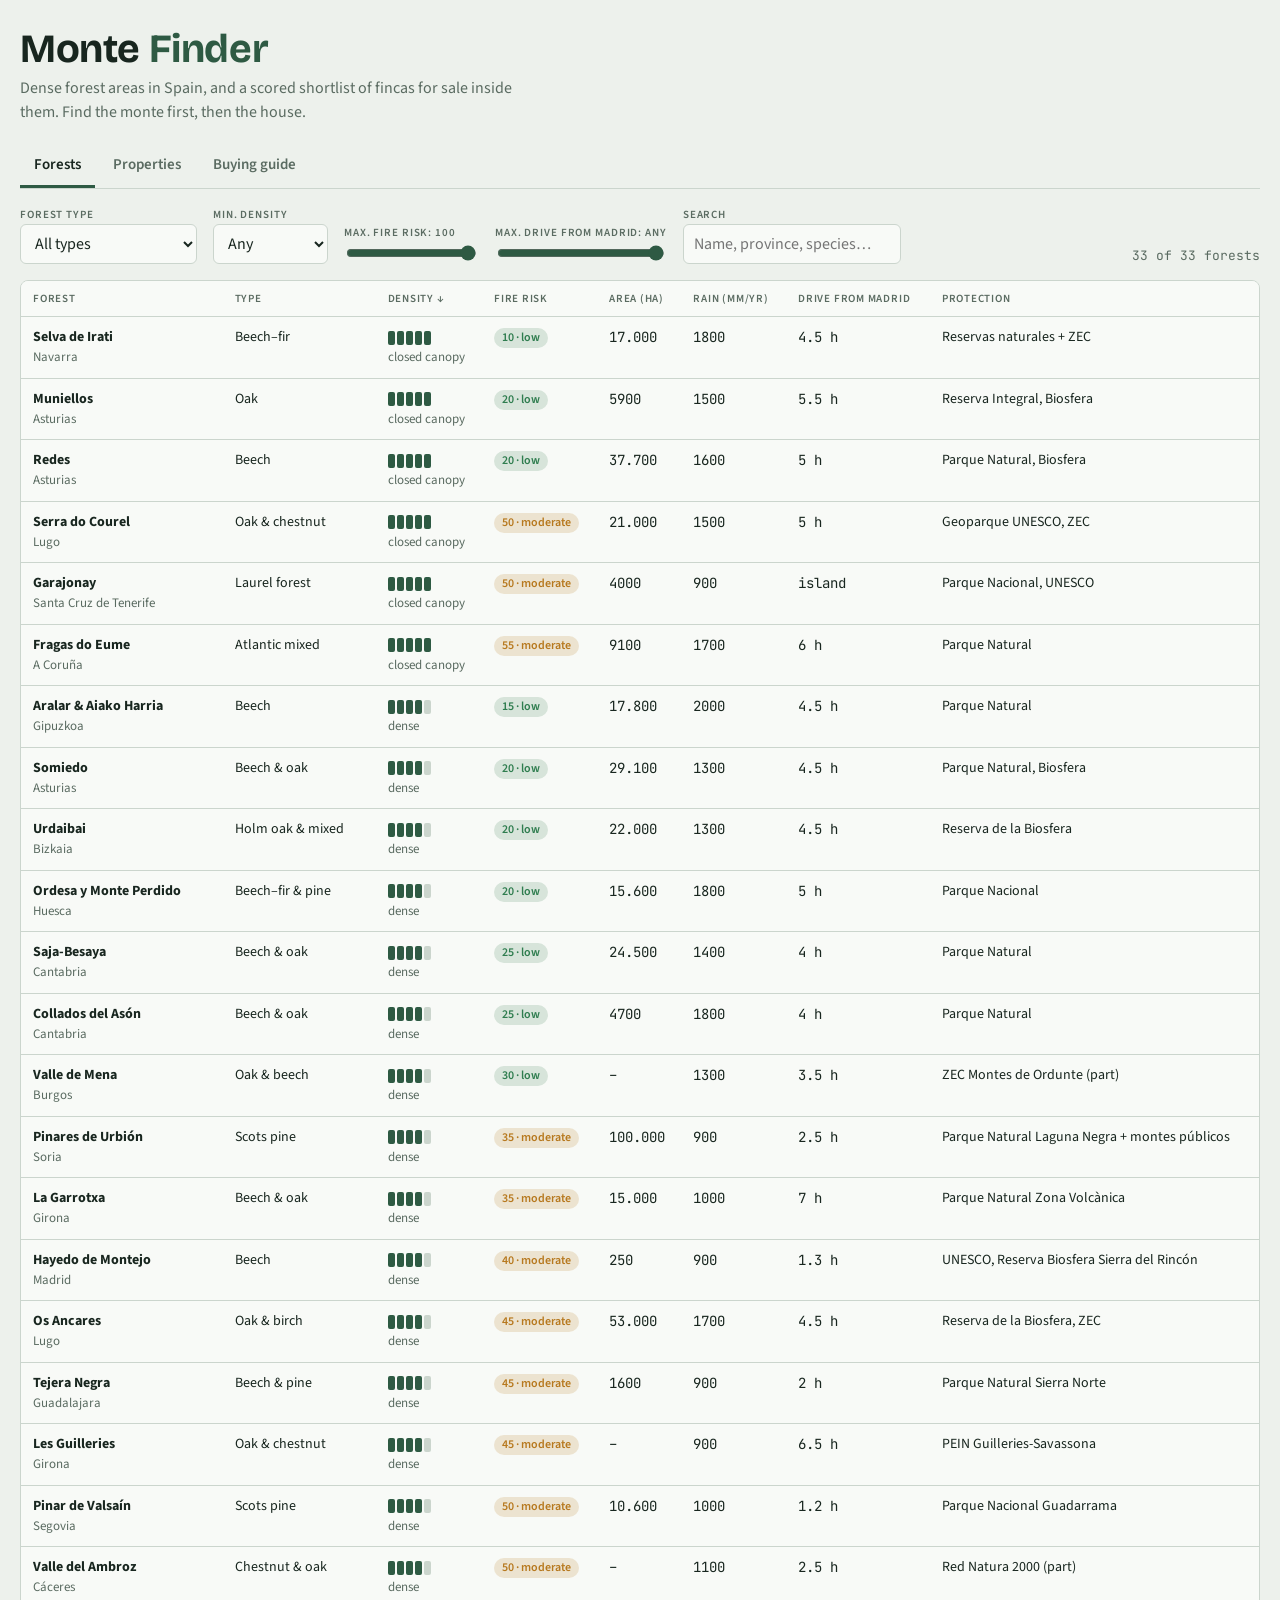
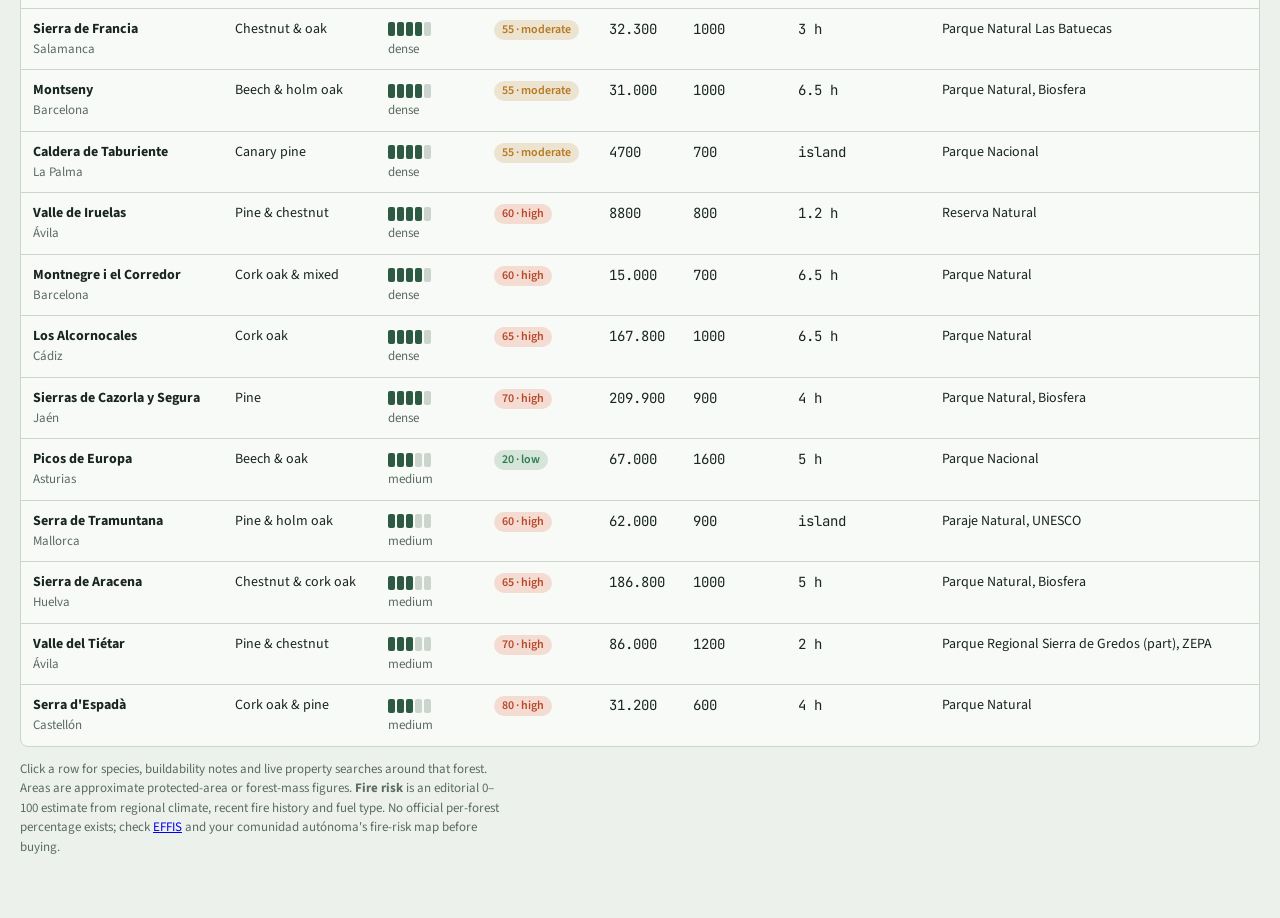
<file: forest-finder/index.html>
<!doctype html>
<html lang="en">
<head>
<meta charset="utf-8">
<meta name="viewport" content="width=device-width, initial-scale=1, viewport-fit=cover">
<!-- ARTIFACT-START -->
<title>Monte Finder</title>
<link rel="preconnect" href="https://fonts.googleapis.com">
<link rel="preconnect" href="https://fonts.gstatic.com" crossorigin>
<link rel="stylesheet" href="https://fonts.googleapis.com/css2?family=Bricolage+Grotesque:opsz,wght@12..96,500;12..96,700&family=Source+Sans+3:wght@400;600&family=JetBrains+Mono:wght@400;600&display=swap">
<style>
:root{
  --bg:#EDF1EC; --surface:#F8FAF7; --ink:#18261F; --muted:#5A6B61; --line:#CBD5CD;
  --moss:#2E5A43; --moss-soft:#D7E4DA; --bark:#7A5A40;
  --ok:#2F7D4F; --warn:#B7791F; --bad:#B8472A; --bad-soft:#F4DCD3;
  --display:"Bricolage Grotesque", "Segoe UI", system-ui, sans-serif;
  --body:"Source Sans 3", "Segoe UI", system-ui, sans-serif;
  --mono:"JetBrains Mono", ui-monospace, Menlo, Consolas, monospace;
}
@media (prefers-color-scheme: dark){
  :root:not([data-theme="light"]){
    color-scheme:dark;
    --bg:#101813; --surface:#17221B; --ink:#E3EBE5; --muted:#98A89E; --line:#2C3B32;
    --moss:#7FC19A; --moss-soft:#1F3328; --bark:#C9A07E;
    --ok:#6CC08D; --warn:#E0A94A; --bad:#EE7F5E; --bad-soft:#3A221A;
  }
}
:root[data-theme="dark"]{
  color-scheme:dark;
  --bg:#101813; --surface:#17221B; --ink:#E3EBE5; --muted:#98A89E; --line:#2C3B32;
  --moss:#7FC19A; --moss-soft:#1F3328; --bark:#C9A07E;
  --ok:#6CC08D; --warn:#E0A94A; --bad:#EE7F5E; --bad-soft:#3A221A;
}
*{box-sizing:border-box}
body{margin:0;background:var(--bg);color:var(--ink);font:16px/1.5 var(--body);padding-inline:16px;padding-block:0 48px}
.wrap{max-width:1240px;margin:0 auto}
header{padding-block:28px 12px;display:flex;flex-wrap:wrap;gap:16px 32px;align-items:flex-end;justify-content:space-between}
h1{font:700 clamp(28px,4vw,40px)/1.05 var(--display);margin:0;letter-spacing:-.01em;text-wrap:balance}
h1 span{color:var(--moss)}
.lede{color:var(--muted);max-width:62ch;margin:6px 0 0}
h2{font:700 22px/1.2 var(--display);margin:0 0 4px;text-wrap:balance}
h3{font:600 17px/1.3 var(--display);margin:0}
nav.tabs{display:flex;gap:4px;border-bottom:1px solid var(--line);margin-block:8px 20px;overflow-x:auto}
nav.tabs button{font:600 15px var(--body);background:none;border:0;border-bottom:3px solid transparent;color:var(--muted);padding:10px 14px;cursor:pointer;white-space:nowrap}
nav.tabs button[aria-selected="true"]{color:var(--ink);border-color:var(--moss)}
button,select,input,textarea{font:inherit;color:inherit}
:focus-visible{outline:2px solid var(--moss);outline-offset:2px}
.controls{display:flex;flex-wrap:wrap;gap:10px 16px;align-items:end;margin-bottom:16px}
.field{display:flex;flex-direction:column;gap:4px;min-width:0}
.field label,.lbl{font:600 11px/1 var(--body);text-transform:uppercase;letter-spacing:.08em;color:var(--muted)}
select,input,textarea{background:var(--surface);border:1px solid var(--line);border-radius:6px;padding:7px 10px;max-width:100%}
input[type=range]{padding:0;accent-color:var(--moss)}
.btn{background:var(--moss);color:var(--surface);border:0;border-radius:6px;padding:8px 14px;font-weight:600;cursor:pointer}
.btn.ghost{background:transparent;color:var(--moss);border:1px solid var(--moss)}
.btn.small{padding:4px 10px;font-size:13px}
.count{font:13px var(--mono);color:var(--muted);margin-left:auto}
.tablebox{overflow-x:auto;border:1px solid var(--line);border-radius:8px;background:var(--surface)}
table{border-collapse:collapse;width:100%;font-size:14px}
th,td{padding:10px 12px;text-align:left;vertical-align:top;border-bottom:1px solid var(--line)}
th{font:600 11px var(--body);text-transform:uppercase;letter-spacing:.07em;color:var(--muted);white-space:nowrap;cursor:pointer;user-select:none;position:sticky;top:0;background:var(--surface)}
th[data-dir="asc"]::after{content:" ↑"} th[data-dir="desc"]::after{content:" ↓"}
tr:last-child td{border-bottom:0}
td.num{font-family:var(--mono);font-variant-numeric:tabular-nums;white-space:nowrap}
td .sub{color:var(--muted);font-size:13px}
#prop-table td:nth-child(2){min-width:240px}
tr.row{cursor:pointer} tr.row:hover td{background:var(--moss-soft)}
.pill{display:inline-block;font:600 12px/1 var(--body);padding:4px 8px;border-radius:999px;white-space:nowrap}
.risk-low{background:var(--moss-soft);color:var(--ok)}
.risk-mid{background:color-mix(in srgb,var(--warn) 18%,transparent);color:var(--warn)}
.risk-high{background:var(--bad-soft);color:var(--bad)}
.tag{display:inline-block;font-size:12px;border:1px solid var(--line);border-radius:4px;padding:1px 6px;margin:2px 4px 0 0;color:var(--muted)}
.meter{display:inline-flex;gap:2px;vertical-align:middle}
.meter i{width:7px;height:14px;border-radius:2px;background:var(--line)}
.meter i.on{background:var(--moss)}
.bar{height:6px;border-radius:3px;background:var(--line);overflow:hidden;min-width:60px;margin-top:4px}
.bar b{display:block;height:100%;background:var(--moss)}
.detail td{background:var(--bg)}
.detail .grid{display:grid;grid-template-columns:repeat(auto-fit,minmax(220px,1fr));gap:12px 24px;padding-block:6px}
.detail p{margin:2px 0 0}
.links{display:flex;flex-wrap:wrap;gap:6px;margin-top:6px}
.links a{font-size:13px;color:var(--moss);border:1px solid var(--line);border-radius:4px;padding:3px 8px;text-decoration:none;background:var(--surface)}
.links a:hover{border-color:var(--moss)}
.note{font-size:13px;color:var(--muted);max-width:80ch}
.example{font:600 10px/1 var(--mono);letter-spacing:.06em;color:var(--bark);border:1px dashed var(--bark);border-radius:3px;padding:2px 4px;margin-left:6px;vertical-align:middle}
.score{font:700 18px var(--mono)}
.panel{background:var(--surface);border:1px solid var(--line);border-radius:8px;padding:18px}
form.add{display:grid;grid-template-columns:repeat(auto-fit,minmax(180px,1fr));gap:12px 16px}
form.add .wide{grid-column:1/-1}
.row-actions{display:flex;gap:8px;flex-wrap:wrap;grid-column:1/-1}
details.panel summary{cursor:pointer;font:600 16px var(--display)}
details.panel[open] summary{margin-bottom:14px}
.stack{display:flex;flex-direction:column;gap:16px}
.guide{display:grid;grid-template-columns:repeat(auto-fit,minmax(300px,1fr));gap:16px}
.guide ol,.guide ul{margin:8px 0 0;padding-left:20px}
.guide li{margin-bottom:6px}
.guide a{color:var(--moss)}
.toast{position:fixed;left:50%;bottom:calc(20px + env(safe-area-inset-bottom,0px));transform:translateX(-50%);background:var(--ink);color:var(--bg);padding:8px 14px;border-radius:6px;font-size:14px}
[hidden]{display:none!important}
.status{font:600 11px/1 var(--body);text-transform:uppercase;letter-spacing:.06em;padding:3px 6px;border-radius:4px;border:1px solid var(--line);color:var(--muted)}
.status.contacted{color:var(--warn);border-color:var(--warn)} .status.visited{color:var(--ok);border-color:var(--ok)} .status.discarded{text-decoration:line-through}
tr.discarded td{opacity:.55}
.checks{display:flex;flex-wrap:wrap;gap:4px 12px;margin-top:6px;font-size:13px}
.checks label{display:inline-flex;gap:4px;align-items:center;cursor:pointer;color:var(--muted)}
.checks input{accent-color:var(--moss);padding:0}
.checks label.done{color:var(--ink)}
.src{font-size:12px;color:var(--bark)}
@media (max-width:760px){
  .tablebox{border:0;background:none;overflow:visible}
  #forest-table thead,#prop-table thead{display:none}
  #forest-table,#prop-table,#forest-table tbody,#prop-table tbody{display:block}
  #forest-table tr,#prop-table tr{display:grid;grid-template-columns:1fr 1fr;gap:6px 12px;background:var(--surface);border:1px solid var(--line);border-radius:8px;padding:12px;margin-bottom:10px}
  #forest-table td,#prop-table td{border:0;padding:0;min-width:0}
  #forest-table td:first-child,#prop-table td:nth-child(2){grid-column:1/-1;order:-1}
  #prop-table td:first-child{order:-2;grid-column:1/-1}
  #prop-table td:first-child::before{content:"Fit ";font:600 11px var(--body);color:var(--muted);text-transform:uppercase;letter-spacing:.07em}
  #forest-table td[data-l]::before,#prop-table td[data-l]::before{content:attr(data-l);display:block;font:600 10px/1.4 var(--body);text-transform:uppercase;letter-spacing:.08em;color:var(--muted)}
  #prop-table td:last-child{grid-column:1/-1}
  #forest-table tr.detail{display:block;margin-top:-8px}
  #forest-table tr.detail td{display:block}
  .count{margin-left:0;width:100%}
}
@media (prefers-reduced-motion:no-preference){tr.row td{transition:background .15s}}
</style>
</head>
<body>
<div class="wrap">
<header>
  <div>
    <h1>Monte <span>Finder</span></h1>
    <p class="lede">Dense forest areas in Spain, and a scored shortlist of fincas for sale inside them. Find the monte first, then the house.</p>
  </div>
</header>

<nav class="tabs" role="tablist">
  <button role="tab" id="tab-forests" aria-selected="true" data-panel="forests">Forests</button>
  <button role="tab" id="tab-props" aria-selected="false" data-panel="props">Properties</button>
  <button role="tab" id="tab-guide" aria-selected="false" data-panel="guide">Buying guide</button>
</nav>

<!-- FORESTS -->
<section id="forests" role="tabpanel">
  <div class="controls">
    <div class="field"><label for="f-type">Forest type</label>
      <select id="f-type"><option value="">All types</option></select></div>
    <div class="field"><label for="f-dens">Min. density</label>
      <select id="f-dens"><option value="1">Any</option><option value="3">Medium+</option><option value="4">Dense+</option><option value="5">Very dense</option></select></div>
    <div class="field"><label for="f-risk">Max. fire risk: <span id="f-risk-v">100</span></label>
      <input type="range" id="f-risk" min="0" max="100" step="5" value="100"></div>
    <div class="field"><label for="f-drive">Max. drive from Madrid: <span id="f-drive-v">any</span></label>
      <input type="range" id="f-drive" min="1" max="8" step="0.5" value="8"></div>
    <div class="field"><label for="f-q">Search</label>
      <input id="f-q" type="search" placeholder="Name, province, species…"></div>
    <span class="count" id="f-count"></span>
  </div>
  <div class="tablebox">
    <table id="forest-table">
      <thead><tr>
        <th data-k="name">Forest</th>
        <th data-k="type">Type</th>
        <th data-k="density">Density</th>
        <th data-k="fire">Fire risk</th>
        <th data-k="areaHa">Area (ha)</th>
        <th data-k="rain">Rain (mm/yr)</th>
        <th data-k="drive">Drive from Madrid</th>
        <th data-k="protection">Protection</th>
      </tr></thead>
      <tbody></tbody>
    </table>
  </div>
  <p class="note">Click a row for species, buildability notes and live property searches around that forest. Areas are approximate protected-area or forest-mass figures. <b>Fire risk</b> is an editorial 0–100 estimate from regional climate, recent fire history and fuel type. No official per-forest percentage exists; check <a href="https://forest-fire.emergency.copernicus.eu/" target="_blank" rel="noopener">EFFIS</a> and your comunidad autónoma's fire-risk map before buying.</p>
</section>

<!-- PROPERTIES -->
<section id="props" role="tabpanel" hidden>
  <div class="controls">
    <div class="field"><label for="p-forest">Near forest</label>
      <select id="p-forest"><option value="">All</option></select></div>
    <div class="field"><label for="p-max">Max. price (€)</label>
      <input id="p-max" type="number" min="0" step="10000" placeholder="e.g. 250000"></div>
    <div class="field"><label for="p-minf">Min. forest %</label>
      <input id="p-minf" type="number" min="0" max="100" step="5" placeholder="e.g. 60"></div>
    <button class="btn" id="p-add-toggle" type="button">Add a property</button>
    <span class="count" id="p-count"></span>
  </div>

  <div class="panel" id="p-form-panel" hidden>
    <h2 id="p-form-title">Add a property</h2>
    <p class="note">Paste the ad link and fill what the ad says. Forest % can be checked on the <a href="https://www1.sedecatastro.gob.es/" target="_blank" rel="noopener">Catastro</a> parcel sheet (cultivo "monte alto / pinar / castaños") or on <a href="https://sigpac.mapa.gob.es/fega/visor/" target="_blank" rel="noopener">SIGPAC</a> (uso FO).</p>
    <form class="add" id="p-form">
      <div class="field wide"><label for="pf-title">Title</label><input id="pf-title" required placeholder="Casa de piedra con 4 ha de robledal"></div>
      <div class="field wide"><label for="pf-url">Ad link</label><input id="pf-url" type="url" placeholder="https://www.idealista.com/inmueble/…"></div>
      <div class="field"><label for="pf-forest">Nearest forest</label><select id="pf-forest"></select></div>
      <div class="field"><label for="pf-town">Municipality</label><input id="pf-town"></div>
      <div class="field"><label for="pf-price">Price (€)</label><input id="pf-price" type="number" min="0" required></div>
      <div class="field"><label for="pf-area">Land area (ha)</label><input id="pf-area" type="number" min="0" step="0.01" required></div>
      <div class="field"><label for="pf-fpct">Forest % of land</label><input id="pf-fpct" type="number" min="0" max="100" required></div>
      <div class="field"><label for="pf-ftype">Forest type on the plot</label><input id="pf-ftype" placeholder="Robledal, castaños, pinar…"></div>
      <div class="field"><label for="pf-dens">Density</label><select id="pf-dens"><option value="1">1 · scattered</option><option value="2">2 · open</option><option value="3" selected>3 · medium</option><option value="4">4 · dense</option><option value="5">5 · closed canopy</option></select></div>
      <div class="field"><label for="pf-fire">Fire risk (0–100)</label><input id="pf-fire" type="number" min="0" max="100" placeholder="blank = use forest's"></div>
      <div class="field"><label for="pf-house">Building</label><select id="pf-house">
        <option value="habitable">Habitable house</option><option value="renovate" selected>House to renovate</option>
        <option value="ruin">Ruin / borda / pallaza</option><option value="none">No building</option></select></div>
      <div class="field"><label for="pf-land">Land classification</label><select id="pf-land">
        <option value="unknown">Unknown</option><option value="urbano">Suelo urbano</option><option value="nucleo">Núcleo rural</option><option value="rustico">Suelo rústico</option></select></div>
      <div class="field"><label for="pf-status">Status</label><select id="pf-status">
        <option value="new">To review</option><option value="contacted">Contacted</option><option value="visited">Visited</option><option value="discarded">Discarded</option></select></div>
      <div class="field"><label for="pf-m2">Built area (m²)</label><input id="pf-m2" type="number" min="0"></div>
      <div class="field"><label for="pf-water">Water</label><select id="pf-water"><option value="1">Yes (mains, spring or well)</option><option value="0">No / unknown</option></select></div>
      <div class="field"><label for="pf-power">Electricity</label><select id="pf-power"><option value="1">Yes</option><option value="0">No / unknown</option></select></div>
      <div class="field"><label for="pf-road">Road access</label><select id="pf-road"><option value="1">Paved / year-round</option><option value="0">Dirt track / unknown</option></select></div>
      <div class="field"><label for="pf-net">Internet</label><select id="pf-net"><option value="unknown">Unknown</option><option value="fibre">Fibre</option><option value="4g">4G/5G</option><option value="sat">Satellite only</option></select></div>
      <div class="field wide"><label for="pf-notes">Notes</label><textarea id="pf-notes" rows="2" placeholder="Suelo rústico? Núcleo rural? Spring on the plot? Next visit…"></textarea></div>
      <div class="row-actions">
        <button class="btn" type="submit" id="pf-save">Save property</button>
        <button class="btn ghost" type="button" id="pf-cancel">Cancel</button>
      </div>
    </form>
  </div>

  <div class="tablebox" style="margin-top:16px">
    <table id="prop-table">
      <thead><tr>
        <th data-k="score">Fit</th>
        <th data-k="title">Property</th>
        <th data-k="price">Price</th>
        <th data-k="area">Land</th>
        <th data-k="fpct">Forest</th>
        <th data-k="eurPerForestHa">€ / forest ha</th>
        <th data-k="density">Density</th>
        <th data-k="fire">Fire risk</th>
        <th data-k="house">Building & land</th>
        <th data-k="services">Services</th>
        <th></th>
      </tr></thead>
      <tbody></tbody>
    </table>
  </div>
  <p class="note"><b>Fit score</b> (0–100) = forest % ×30 + density ×20 + low fire risk ×20 + building ×15 (habitable 15, to renovate 12, ruin 8, none 0) + water, power and road access 5 each. Building new on suelo rústico is usually not allowed, so an existing house or ruin scores higher than bare land.</p>

  <details class="panel" style="margin-top:16px">
    <summary>Back up or move your list</summary>
    <div class="stack">
      <p class="note">Properties are saved in this browser only. Copy the JSON to keep a backup or to move the list to another device, then paste it back here.</p>
      <textarea id="p-json" rows="6" style="font-family:var(--mono);font-size:12px;width:100%"></textarea>
      <div class="row-actions">
        <button class="btn small" type="button" id="p-export">Copy list as JSON</button>
        <button class="btn small ghost" type="button" id="p-import">Replace list with pasted JSON</button>
        <button class="btn small ghost" type="button" id="p-clear-ex">Remove example rows</button>
      </div>
    </div>
  </details>
</section>

<!-- GUIDE -->
<section id="guide" role="tabpanel" hidden>
  <div class="guide">
    <div class="panel">
      <h2>Before you make an offer</h2>
      <ol>
        <li><b>Land classification.</b> Ask the ayuntamiento for a <i>certificado urbanístico</i>. On <i>suelo rústico / no urbanizable</i>, new houses are usually banned or need huge minimum plots. Renovating an existing, legally registered building is the realistic path.</li>
        <li><b>Is the house legal?</b> Check it appears in the <a href="https://www1.sedecatastro.gob.es/" target="_blank" rel="noopener">Catastro</a> and the Registro de la Propiedad (nota simple, ~€10). Unregistered ruins may not be rebuildable.</li>
        <li><b>Protected area rules.</b> Inside a Parque Natural or Red Natura 2000 zone, the PORN/PRUG plan decides what you may build, cut or fence. Read it for the exact parcel.</li>
        <li><b>Fire history.</b> Under the Ley de Montes (Ley 43/2003, art. 50) burned forest land cannot change use for 30 years. Check past fires on <a href="https://forest-fire.emergency.copernicus.eu/apps/effis.statistics/" target="_blank" rel="noopener">EFFIS</a>.</li>
        <li><b>Monte público or vecinal?</b> Many forests are <i>montes de utilidad pública</i> or <i>montes vecinales en mano común</i> (Galicia). You can buy next to them, not in them.</li>
        <li><b>Water.</b> Spring or well rights (<i>concesión</i> from the Confederación Hidrográfica) matter more than mains water in remote places.</li>
        <li><b>Access and services.</b> A right of way (<i>servidumbre de paso</i>) must be registered. Check electricity connection cost and mobile coverage on site.</li>
      </ol>
    </div>
    <div class="panel">
      <h2>Living in a dense forest safely</h2>
      <ul>
        <li><b>Defensible space.</b> Most regions require a 25–50 m cleared strip (<i>franja de protección</i>) around buildings in forest-urban interface. Galicia enforces 50 m under Ley 3/2007.</li>
        <li><b>Species matter.</b> Beech, oak and chestnut burn far less readily than pine or eucalyptus. Atlantic broadleaf forests (Navarra, Asturias, Cantabria, País Vasco) carry the lowest risk.</li>
        <li><b>Eucalyptus and pine plantations</b> often appear as "forest" in ads. They are high fire risk and low habitat value. Ask what the trees are.</li>
        <li><b>Insurance.</b> Get a fire insurance quote before buying. Refusal or a very high premium tells you something.</li>
        <li><b>Winter.</b> North-facing slopes in Cantabrian valleys get little sun from November to February. Visit in winter.</li>
      </ul>
    </div>
    <div class="panel">
      <h2>Where to search</h2>
      <ul>
        <li><a href="https://www.idealista.com/" target="_blank" rel="noopener">Idealista</a>: filter "Terrenos" or "Casas de pueblo/rústicas", then search the municipality names from the Forests tab.</li>
        <li><a href="https://www.fotocasa.es/" target="_blank" rel="noopener">Fotocasa</a>: section "Fincas rústicas" by province.</li>
        <li><a href="https://www.milanuncios.com/venta-de-fincas/" target="_blank" rel="noopener">Milanuncios</a>: private sellers, keyword "bosque" or "monte".</li>
        <li><a href="https://www.cocampo.com/" target="_blank" rel="noopener">Cocampo</a>: specialist in fincas forestales and rústicas.</li>
        <li><a href="https://www.aldeasabandonadas.com/" target="_blank" rel="noopener">Aldeas Abandonadas</a>: villages, ruins and pallazas in the north-west.</li>
        <li><a href="https://www.agroanuncios.es/anuncios/fincas-rusticas/" target="_blank" rel="noopener">AgroAnuncios</a>: rural plots, many with robledal or castaños.</li>
        <li>Galicia: the <a href="https://bantegal.com/" target="_blank" rel="noopener">Banco de Terras</a> lists public and abandoned plots.</li>
      </ul>
    </div>
    <div class="panel">
      <h2>Map tools</h2>
      <ul>
        <li><a href="https://sigpac.mapa.gob.es/fega/visor/" target="_blank" rel="noopener">SIGPAC viewer</a>: land use per parcel (FO = forestal).</li>
        <li><a href="https://www.miteco.gob.es/es/biodiversidad/servicios/banco-datos-naturaleza/informacion-disponible/mfe50.html" target="_blank" rel="noopener">Mapa Forestal de España</a>: species and canopy cover (fracción de cabida cubierta).</li>
        <li><a href="https://www.ign.es/iberpix/visor/" target="_blank" rel="noopener">Iberpix (IGN)</a>: aerial photos, including historical ones to see how the forest has changed.</li>
        <li><a href="https://www.miteco.gob.es/es/biodiversidad/servicios/banco-datos-naturaleza/informacion-disponible/enp.html" target="_blank" rel="noopener">Protected areas (ENP / Natura 2000)</a> boundaries.</li>
      </ul>
    </div>
  </div>
</section>
</div>
<div class="toast" id="toast" hidden></div>

<script>
// ---- Forest data (approximate; verify before relying on it) ----
// density: 1 scattered … 5 closed canopy. fire: editorial 0–100 risk estimate. drive: hours by car from Madrid (null = island).
const FORESTS = [
 {id:"irati",name:"Selva de Irati",prov:"Navarra",type:"Beech–fir",species:"Haya (Fagus sylvatica), abeto (Abies alba)",density:5,fire:10,areaHa:17000,alt:"800–1,500 m",rain:1800,protection:"Reservas naturales + ZEC",drive:4.5,towns:["Ochagavía","Orbaizeta","Aribe","Garralda"],notes:"Second-largest beech–fir forest in Europe. Very wet, very low fire risk. Houses come up in the Aezkoa and Salazar valley villages."},
 {id:"aralar",name:"Aralar & Aiako Harria",prov:"Gipuzkoa",type:"Beech",species:"Haya, roble, pino plantations at lower levels",density:4,fire:15,areaHa:17800,alt:"200–1,430 m",rain:2000,protection:"Parque Natural",drive:4.5,towns:["Lekunberri","Amezketa","Oiartzun","Ataun"],notes:"Rainiest part of the peninsula. Caseríos with woodland are common but pricey. Close to San Sebastián and France."},
 {id:"muniellos",name:"Muniellos",prov:"Asturias",type:"Oak",species:"Roble albar (Quercus petraea), roble carballo, abedul, haya",density:5,fire:20,areaHa:5900,alt:"600–1,600 m",rain:1500,protection:"Reserva Integral, Biosfera",drive:5.5,towns:["Cangas del Narcea","Ibias","Degaña"],notes:"Largest oak forest in Spain. The reserve itself is closed to building. Look at the villages of the Fuentes del Narcea park around it."},
 {id:"redes",name:"Redes",prov:"Asturias",type:"Beech",species:"Haya, roble, abedul, castaño in the valleys",density:5,fire:20,areaHa:37700,alt:"330–2,104 m",rain:1600,protection:"Parque Natural, Biosfera",drive:5,towns:["Caso","Sobrescobio","Piloña","Laviana"],notes:"Asturias' largest beech forests. Piloña, on its edge, has cheaper village plots and is 40 min from Oviedo."},
 {id:"somiedo",name:"Somiedo",prov:"Asturias",type:"Beech & oak",species:"Haya, roble, abedul, acebo",density:4,fire:20,areaHa:29100,alt:"400–2,194 m",rain:1300,protection:"Parque Natural, Biosfera",drive:4.5,towns:["Pola de Somiedo","Teverga","Belmonte de Miranda"],notes:"Brown bear country. Old teitos and brañas occasionally for sale; renovation rules are strict but possible."},
 {id:"picos",name:"Picos de Europa",prov:"Asturias",type:"Beech & oak",species:"Haya, roble, tilo, castaño",density:3,fire:20,areaHa:67000,alt:"75–2,650 m",rain:1600,protection:"Parque Nacional",drive:5,towns:["Cangas de Onís","Potes","Posada de Valdeón","Cabrales"],notes:"Mixed meadow, rock and forest rather than continuous woodland. Liébana (Potes) has drier microclimate and oak–chestnut slopes."},
 {id:"saja",name:"Saja-Besaya",prov:"Cantabria",type:"Beech & oak",species:"Haya, roble, abedul",density:4,fire:25,areaHa:24500,alt:"150–2,000 m",rain:1400,protection:"Parque Natural",drive:4,towns:["Cabuérniga","Ruente","Los Tojos","Arenas de Iguña"],notes:"Some of Spain's best-kept beech woods, with village houses in the Cabuérniga valley. Closer to Madrid than Asturias."},
 {id:"ason",name:"Collados del Asón",prov:"Cantabria",type:"Beech & oak",species:"Haya, roble, encina cantábrica on limestone",density:4,fire:25,areaHa:4700,alt:"300–1,500 m",rain:1800,protection:"Parque Natural",drive:4,towns:["Soba","Arredondo","Ruesga","Ramales de la Victoria"],notes:"Pasiego valleys with cabañas pasiegas for renovation. Very wet and quiet."},
 {id:"mena",name:"Valle de Mena",prov:"Burgos",type:"Oak & beech",species:"Roble, haya, encina, castaño",density:4,fire:30,areaHa:null,alt:"200–1,300 m",rain:1300,protection:"ZEC Montes de Ordunte (part)",drive:3.5,towns:["Villasana de Mena","Vallejuelo","Nava de Ordunte"],notes:"Atlantic climate on the Castilla side, 45 min from Bilbao. Cheaper than Bizkaia."},
 {id:"urdaibai",name:"Urdaibai",prov:"Bizkaia",type:"Holm oak & mixed",species:"Encina cantábrica, roble; many pine and eucalyptus plantations",density:4,fire:20,areaHa:22000,alt:"0–800 m",rain:1300,protection:"Reserva de la Biosfera",drive:4.5,towns:["Gernika","Busturia","Ea","Mundaka"],notes:"Coastal. A lot of what looks like forest is plantation; check species on each plot."},
 {id:"eume",name:"Fragas do Eume",prov:"A Coruña",type:"Atlantic mixed",species:"Carballo (Q. robur), castaño, abedul, ferns",density:5,fire:55,areaHa:9100,alt:"0–600 m",rain:1700,protection:"Parque Natural",drive:6,towns:["Pontedeume","Monfero","A Capela","Cabanas"],notes:"One of Europe's best-preserved Atlantic coastal forests. Hit by fire in 2012; surrounding hills are eucalyptus-heavy."},
 {id:"ancares",name:"Os Ancares",prov:"Lugo",type:"Oak & birch",species:"Carballo, abedul, acebo, soutos de castaño",density:4,fire:45,areaHa:53000,alt:"500–1,969 m",rain:1700,protection:"Reserva de la Biosfera, ZEC",drive:4.5,towns:["Navia de Suarna","Cervantes","Vega de Espinareda","Candín"],notes:"Pallozas and stone houses in near-empty villages, often at low prices. Remote; winters are long."},
 {id:"courel",name:"Serra do Courel",prov:"Lugo",type:"Oak & chestnut",species:"Devesas de roble, castaño, tejo, acebo",density:5,fire:50,areaHa:21000,alt:"400–1,640 m",rain:1500,protection:"Geoparque UNESCO, ZEC",drive:5,towns:["Folgoso do Courel","Seoane","Quiroga"],notes:"Devesa da Rogueira is one of Galicia's densest forests. The 2022 fires burned part of the range; check the exact plot."},
 {id:"ordesa",name:"Ordesa y Monte Perdido",prov:"Huesca",type:"Beech–fir & pine",species:"Haya, abeto, pino silvestre, pino negro",density:4,fire:20,areaHa:15600,alt:"700–3,355 m",rain:1800,protection:"Parque Nacional",drive:5,towns:["Torla","Broto","Fanlo","Bielsa","Biescas"],notes:"Old bordas in the Broto and Sobrarbe valleys are the usual route. High prices near Torla."},
 {id:"urbion",name:"Pinares de Urbión",prov:"Soria",type:"Scots pine",species:"Pino silvestre, rebollo, haya in pockets",density:4,fire:35,areaHa:100000,alt:"1,000–2,200 m",rain:900,protection:"Parque Natural Laguna Negra + montes públicos",drive:2.5,towns:["Covaleda","Duruelo de la Sierra","Vinuesa","Quintanar de la Sierra"],notes:"One of Europe's largest continuous pine forests, well managed by the villages. Most forest is communal; buy a village house on its edge. Cold winters."},
 {id:"valsain",name:"Pinar de Valsaín",prov:"Segovia",type:"Scots pine",species:"Pino silvestre, roble melojo, acebo",density:4,fire:50,areaHa:10600,alt:"1,100–2,200 m",rain:1000,protection:"Parque Nacional Guadarrama",drive:1.2,towns:["Valsaín","La Granja","Navafría","El Espinar"],notes:"State-owned forest, so you buy in the villages around it. Closest dense forest to Madrid; prices reflect that."},
 {id:"montejo",name:"Hayedo de Montejo",prov:"Madrid",type:"Beech",species:"Haya, roble melojo, acebo",density:4,fire:40,areaHa:250,alt:"1,250–1,500 m",rain:900,protection:"UNESCO, Reserva Biosfera Sierra del Rincón",drive:1.3,towns:["Montejo de la Sierra","La Hiruela","Horcajuelo de la Sierra","Prádena del Rincón"],notes:"Small beech wood, but the Sierra del Rincón around it has oak forest and cheap-ish stone houses."},
 {id:"tejera",name:"Tejera Negra",prov:"Guadalajara",type:"Beech & pine",species:"Haya, roble, pino silvestre",density:4,fire:45,areaHa:1600,alt:"1,200–2,000 m",rain:900,protection:"Parque Natural Sierra Norte",drive:2,towns:["Cantalojas","Majaelrayo","Valverde de los Arroyos","Campillo de Ranas"],notes:"Pueblos de arquitectura negra. Very low population, stone houses for renovation appear regularly."},
 {id:"francia",name:"Sierra de Francia",prov:"Salamanca",type:"Chestnut & oak",species:"Castaño, roble melojo, madroño, alcornoque",density:4,fire:55,areaHa:32300,alt:"400–1,723 m",rain:1000,protection:"Parque Natural Las Batuecas",drive:3,towns:["La Alberca","Mogarraz","Miranda del Castañar","Sotoserrano"],notes:"Terraced chestnut and oak slopes with vineyards. Mild; some fire risk on the south side."},
 {id:"iruelas",name:"Valle de Iruelas",prov:"Ávila",type:"Pine & chestnut",species:"Pino resinero, pino silvestre, castaño (Castañar de El Tiemblo), roble",density:4,fire:60,areaHa:8800,alt:"700–1,900 m",rain:800,protection:"Reserva Natural",drive:1.2,towns:["El Tiemblo","Navaluenga","El Barraco","Las Navas del Marqués"],notes:"Closest dense chestnut and pine forest to Madrid. Hot, dry summers; fire risk is moderate to high."},
 {id:"ambroz",name:"Valle del Ambroz",prov:"Cáceres",type:"Chestnut & oak",species:"Castaño, roble melojo, aliso along rivers",density:4,fire:50,areaHa:null,alt:"600–2,000 m",rain:1100,protection:"Red Natura 2000 (part)",drive:2.5,towns:["Hervás","Baños de Montemayor","La Garganta","Segura de Toro"],notes:"Hervás chestnut woods are some of the best in Spain. Good-value stone houses."},
 {id:"tietar",name:"Valle del Tiétar",prov:"Ávila",type:"Pine & chestnut",species:"Pino resinero, pino laricio, castaño, roble",density:3,fire:70,areaHa:86000,alt:"400–2,592 m",rain:1200,protection:"Parque Regional Sierra de Gredos (part), ZEPA",drive:2,towns:["Arenas de San Pedro","Candeleda","Piedralaves","El Arenal"],notes:"Green and close to Madrid, but pine-dominated with hot summers. Several large fires in recent decades."},
 {id:"guilleries",name:"Les Guilleries",prov:"Girona",type:"Oak & chestnut",species:"Roble, castaño, haya, encina",density:4,fire:45,areaHa:null,alt:"400–1,200 m",rain:900,protection:"PEIN Guilleries-Savassona",drive:6.5,towns:["Sant Hilari Sacalm","Osor","Espinelves","Susqueda"],notes:"Among the most forested municipalities in Catalonia. Masías for renovation, cheaper than Montseny."},
 {id:"montnegre",name:"Montnegre i el Corredor",prov:"Barcelona",type:"Cork oak & mixed",species:"Alcornoque, encina, castaño, pino",density:4,fire:60,areaHa:15000,alt:"0–773 m",rain:700,protection:"Parque Natural",drive:6.5,towns:["Vallgorguina","Arenys de Munt","Sant Celoni","Dosrius"],notes:"Coastal range 45 min from Barcelona. Dense but Mediterranean, so summer fire risk is real."},
 {id:"montseny",name:"Montseny",prov:"Barcelona",type:"Beech & holm oak",species:"Haya, encina, abeto, alcornoque",density:4,fire:55,areaHa:31000,alt:"200–1,706 m",rain:1000,protection:"Parque Natural, Biosfera",drive:6.5,towns:["Viladrau","Montseny","Arbúcies","Seva"],notes:"Masías surrounded by forest, close to Barcelona and Girona. High prices, strict park rules."},
 {id:"garrotxa",name:"La Garrotxa",prov:"Girona",type:"Beech & oak",species:"Haya (Fageda d'en Jordà), roble, encina",density:4,fire:35,areaHa:15000,alt:"200–1,100 m",rain:1000,protection:"Parque Natural Zona Volcànica",drive:7,towns:["Olot","Santa Pau","Les Planes d'Hostoles","Sant Feliu de Pallerols"],notes:"Wet volcanic valleys with beech on lava. Masías to restore appear, but demand is high."},
 {id:"cazorla",name:"Sierras de Cazorla y Segura",prov:"Jaén",type:"Pine",species:"Pino laricio, pino carrasco, pino negral",density:4,fire:70,areaHa:209900,alt:"460–2,107 m",rain:900,protection:"Parque Natural, Biosfera",drive:4,towns:["Cazorla","Santiago de la Espada","Hornos","Siles","Riópar"],notes:"Spain's largest protected area. Dense pine but Mediterranean summers; the 2017 and 2022 seasons had large fires nearby."},
 {id:"aracena",name:"Sierra de Aracena",prov:"Huelva",type:"Chestnut & cork oak",species:"Castaño, alcornoque, encina, quejigo",density:3,fire:65,areaHa:186800,alt:"200–960 m",rain:1000,protection:"Parque Natural, Biosfera",drive:5,towns:["Aracena","Alájar","Castaño del Robledo","Galaroza"],notes:"Wetter than the rest of Andalucía. Chestnut groves with houses are a classic buy. More dehesa than closed forest."},
 {id:"alcornocales",name:"Los Alcornocales",prov:"Cádiz",type:"Cork oak",species:"Alcornoque, quejigo; laurel and ferns in the canutos",density:4,fire:65,areaHa:167800,alt:"0–1,092 m",rain:1000,protection:"Parque Natural",drive:6.5,towns:["Jimena de la Frontera","Alcalá de los Gazules","Castellar","Cortes de la Frontera"],notes:"Largest cork oak forest in Europe. Big estates dominate; small fincas with cortijos come up around Jimena."},
 {id:"espadan",name:"Serra d'Espadà",prov:"Castellón",type:"Cork oak & pine",species:"Alcornoque, pino rodeno, encina",density:3,fire:80,areaHa:31200,alt:"100–1,106 m",rain:600,protection:"Parque Natural",drive:4,towns:["Eslida","Aín","Almedíjar","Chóvar"],notes:"Only large cork forest in eastern Spain. Dry and fire-prone; high risk for a forest home."},
 {id:"tramuntana",name:"Serra de Tramuntana",prov:"Mallorca",type:"Pine & holm oak",species:"Pino carrasco, encina, olive terraces",density:3,fire:60,areaHa:62000,alt:"0–1,445 m",rain:900,protection:"Paraje Natural, UNESCO",drive:null,towns:["Esporles","Valldemossa","Bunyola","Sóller"],notes:"Holm oak woods around Esporles are among the densest in the Balearics. Very high prices and strict rules."},
 {id:"taburiente",name:"Caldera de Taburiente",prov:"La Palma",type:"Canary pine",species:"Pino canario, fayal-brezal, laurisilva on the north side",density:4,fire:55,areaHa:4700,alt:"430–2,426 m",rain:700,protection:"Parque Nacional",drive:null,towns:["El Paso","Los Llanos de Aridane","Tijarafe","Puntagorda"],notes:"Canary pine resprouts after fire, but the island has had repeated large fires. El Paso is the gateway town."},
 {id:"garajonay",name:"Garajonay",prov:"Santa Cruz de Tenerife",type:"Laurel forest",species:"Laurisilva: laurel, til, viñátigo, brezo",density:5,fire:50,areaHa:4000,alt:"650–1,487 m",rain:900,protection:"Parque Nacional, UNESCO",drive:null,towns:["Hermigua","Vallehermoso","Agulo","Alajeró"],notes:"Fog-fed relict forest on La Gomera. The 2012 fire burned a large part. Farmhouses in Hermigua and Vallehermoso valleys."}
];

// Example rows only. They illustrate the scoring and point to live searches, not real ads.
// Real ads the user has found. Merged into saved lists once, by id.
const SEED_PROPS = [
 {id:"pilona-esteli",title:"Aldea Esteli · 4 parcels with forest",url:"",forest:"redes",town:"Piloña (Aldea Esteli)",price:60000,area:0.6724,fpct:47,ftype:"Described as bosque",density:3,fire:null,house:"none",land:"urbano",status:"new",m2:null,water:0,power:0,road:0,net:"unknown",
  notes:"Parcels of 1,080 m² and 2,476 m² (finca) plus 803 m² and 2,365 m² described as forest. Listed as urbano residencial. Ask which parcels allow a house and whether they are contiguous.",source:"ChatGPT 'Bosque y casa' app, 27/09/2026. Ad link not yet added."}
];
const EXAMPLE_PROPS = [
 {id:"ex1",example:true,title:"Example · Stone house to renovate with oak wood",url:"",forest:"somiedo",town:"Teverga",price:95000,area:3.2,fpct:75,ftype:"Robledal y castaños",density:4,fire:null,house:"renovate",m2:140,water:1,power:1,road:0,net:"4g",notes:"Example row. Replace with a real ad."},
 {id:"ex2",example:true,title:"Example · Borda with pine and beech",url:"",forest:"ordesa",town:"Broto",price:210000,area:1.5,fpct:60,ftype:"Pino silvestre y haya",density:3,fire:null,house:"ruin",m2:90,water:1,power:0,road:1,net:"unknown",notes:"Example row."},
 {id:"ex3",example:true,title:"Example · Village house on the edge of the pine forest",url:"",forest:"urbion",town:"Covaleda",price:130000,area:0.4,fpct:40,ftype:"Pinar",density:4,fire:null,house:"habitable",m2:180,water:1,power:1,road:1,net:"fibre",notes:"Example row."}
];

const $ = s => document.querySelector(s);
const esc = s => String(s ?? "").replace(/[&<>"']/g, c => ({"&":"&amp;","<":"&lt;",">":"&gt;",'"':"&quot;","'":"&#39;"}[c]));
const fmt = n => n == null || isNaN(n) ? "–" : Number(n).toLocaleString("es-ES");
const byId = Object.fromEntries(FORESTS.map(f => [f.id, f]));
const DENS_LBL = ["","scattered","open","medium","dense","closed canopy"];
const HOUSE_LBL = {habitable:"Habitable",renovate:"To renovate",ruin:"Ruin",none:"None"};
const HOUSE_PTS = {habitable:15,renovate:12,ruin:8,none:0};
const LAND_LBL = {urbano:"Suelo urbano",nucleo:"Núcleo rural",rustico:"Suelo rústico",unknown:"Land class unknown"};
const STATUS_LBL = {new:"To review",contacted:"Contacted",visited:"Visited",discarded:"Discarded"};
const CHECKS = [["cert","Certificado urbanístico"],["nota","Nota simple"],["catastro","Catastro checked"],["fire","Fire history checked"],["water","Water rights"],["visit","Visited in person"]];
// An existing house counts in full; bare land counts only where a new house is normally allowed.
const buildPts = p => p.house!=="none" ? HOUSE_PTS[p.house]||0 : (p.land==="urbano"||p.land==="nucleo") ? 10 : 0;

function store(key, val){ try{ if(val===undefined) return JSON.parse(localStorage.getItem(key)); localStorage.setItem(key, JSON.stringify(val)); }catch(e){ return null; } }
function toast(msg){ const t=$("#toast"); t.textContent=msg; t.hidden=false; clearTimeout(toast.t); toast.t=setTimeout(()=>t.hidden=true,2200); }
const riskPill = v => `<span class="pill ${v<35?"risk-low":v<60?"risk-mid":"risk-high"}">${v} · ${v<35?"low":v<60?"moderate":"high"}</span>`;
const meter = d => `<span class="meter" title="${DENS_LBL[d]}">${[1,2,3,4,5].map(i=>`<i class="${i<=d?"on":""}"></i>`).join("")}</span>`;

function searchLinks(f){
  const q = t => "https://www.google.com/search?q=" + encodeURIComponent(t);
  const place = f.towns.slice(0,3).map(t=>`"${t}"`).join(" OR ");
  return [
    ["Idealista", q(`site:idealista.com (finca OR casa) (bosque OR monte) (${place})`)],
    ["Fotocasa", q(`site:fotocasa.es finca rústica ${f.prov} (${place})`)],
    ["Milanuncios", q(`site:milanuncios.com finca bosque ${f.prov}`)],
    ["Cocampo", q(`site:cocampo.com finca forestal ${f.prov}`)],
    ["Aldeas Abandonadas", q(`site:aldeasabandonadas.com ${f.prov}`)],
    ["Map", `https://www.openstreetmap.org/search?query=${encodeURIComponent(f.towns[0]+", "+f.prov)}`]
  ];
}

// ---- Tabs ----
document.querySelectorAll("nav.tabs button").forEach(b => b.addEventListener("click", () => showTab(b.dataset.panel)));
function showTab(id){
  document.querySelectorAll("nav.tabs button").forEach(b => b.setAttribute("aria-selected", b.dataset.panel===id));
  document.querySelectorAll("[role=tabpanel]").forEach(p => p.hidden = p.id!==id);
  store("mf-tab", id);
}

// ---- Forests ----
let fSort = {k:"density",dir:"desc"}, openForest = null;
[...new Set(FORESTS.map(f=>f.type))].sort().forEach(t => $("#f-type").insertAdjacentHTML("beforeend", `<option>${esc(t)}</option>`));
["#f-type","#f-dens","#f-risk","#f-drive","#f-q"].forEach(s => $(s).addEventListener("input", renderForests));
function cmp(a,b,k,dir){ const x=a[k], y=b[k]; const r = x==null ? 1 : y==null ? -1 : typeof x==="string" ? x.localeCompare(y) : x-y; return dir==="asc"?r:-r; }
function renderForests(){
  const type=$("#f-type").value, dens=+$("#f-dens").value, risk=+$("#f-risk").value, drive=+$("#f-drive").value, q=$("#f-q").value.trim().toLowerCase();
  $("#f-risk-v").textContent = risk; $("#f-drive-v").textContent = drive>=8 ? "any" : drive+" h";
  const rows = FORESTS.filter(f => (!type||f.type===type) && f.density>=dens && f.fire<=risk && (drive>=8 || (f.drive!=null && f.drive<=drive))
    && (!q || [f.name,f.prov,f.species,f.type,...f.towns].join(" ").toLowerCase().includes(q)))
    .sort((a,b)=> cmp(a,b,fSort.k,fSort.dir) || a.fire-b.fire);
  $("#f-count").textContent = `${rows.length} of ${FORESTS.length} forests`;
  $("#forest-table tbody").innerHTML = rows.map(f => `
    <tr class="row" data-id="${f.id}" tabindex="0">
      <td><b>${esc(f.name)}</b><div class="sub">${esc(f.prov)}</div></td>
      <td data-l="Type">${esc(f.type)}</td>
      <td data-l="Density">${meter(f.density)}<div class="sub">${DENS_LBL[f.density]}</div></td>
      <td data-l="Fire risk">${riskPill(f.fire)}</td>
      <td class="num" data-l="Area (ha)">${fmt(f.areaHa)}</td>
      <td class="num" data-l="Rain mm/yr">${fmt(f.rain)}</td>
      <td class="num" data-l="From Madrid">${f.drive==null?"island":f.drive+" h"}</td>
      <td data-l="Protection">${esc(f.protection)}</td>
    </tr>${openForest===f.id ? forestDetail(f) : ""}`).join("") || `<tr><td colspan="8">No forests match. Loosen a filter.</td></tr>`;
  markSort("#forest-table", fSort);
}
function forestDetail(f){
  const n = props().filter(p=>p.forest===f.id).length;
  return `<tr class="detail"><td colspan="8"><div class="grid">
    <div><span class="lbl">Species</span><p>${esc(f.species)}</p></div>
    <div><span class="lbl">Altitude</span><p>${esc(f.alt)}</p></div>
    <div><span class="lbl">Villages to search</span><p>${f.towns.map(t=>`<span class="tag">${esc(t)}</span>`).join("")}</p></div>
    <div><span class="lbl">Notes</span><p>${esc(f.notes)}</p></div>
    <div style="grid-column:1/-1"><span class="lbl">Search properties around ${esc(f.name)}</span>
      <div class="links">${searchLinks(f).map(([l,u])=>`<a href="${u}" target="_blank" rel="noopener">${l} ↗</a>`).join("")}
      <a href="#props" data-goto="${f.id}">Your shortlist here (${n})</a></div></div>
  </div></td></tr>`;
}
$("#forest-table tbody").addEventListener("click", e => {
  const g = e.target.closest("[data-goto]");
  if(g){ e.preventDefault(); $("#p-forest").value=g.dataset.goto; showTab("props"); renderProps(); return; }
  if(e.target.closest("a")) return;
  const tr = e.target.closest("tr.row"); if(!tr) return;
  openForest = openForest===tr.dataset.id ? null : tr.dataset.id; renderForests();
});
$("#forest-table tbody").addEventListener("keydown", e => { if(e.key==="Enter" && e.target.matches("tr.row")) e.target.click(); });

function markSort(tbl, s){ document.querySelectorAll(tbl+" th").forEach(th => th.dataset.k===s.k ? th.dataset.dir=s.dir : th.removeAttribute("data-dir")); }
function bindSort(tbl, s, render){
  document.querySelectorAll(tbl+" th[data-k]").forEach(th => th.addEventListener("click", () => {
    if(s.k===th.dataset.k) s.dir = s.dir==="asc"?"desc":"asc"; else { s.k=th.dataset.k; s.dir = ["name","title","type","protection","house"].includes(s.k)?"asc":"desc"; }
    render();
  }));
}
bindSort("#forest-table", fSort, renderForests);

// ---- Properties ----
let pSort = {k:"score",dir:"desc"}, editing = null;
function props(){ const s = store("mf-props"); return Array.isArray(s) ? s : SEED_PROPS.concat(EXAMPLE_PROPS); }
(function mergeSeeds(){
  const seen = store("mf-seeds") || [], list = store("mf-props");
  if(!Array.isArray(list)) return;
  const add = SEED_PROPS.filter(p => !seen.includes(p.id) && !list.some(x => x.id===p.id));
  if(add.length){ saveProps(list.concat(add)); }
  store("mf-seeds", SEED_PROPS.map(p=>p.id));
})();
function saveProps(list){ store("mf-props", list); }
function enrich(p){
  const f = byId[p.forest];
  const fire = p.fire ?? f?.fire ?? 50;
  const forestHa = p.area * p.fpct/100;
  const score = Math.round(p.fpct/100*30 + p.density/5*20 + (100-fire)/100*20 + buildPts(p) + 5*(+p.water) + 5*(+p.power) + 5*(+p.road));
  return {...p, fire, forestHa, eurPerForestHa: forestHa>0 ? Math.round(p.price/forestHa) : null, score, services: +p.water + +p.power + +p.road};
}
FORESTS.forEach(f => {
  $("#p-forest").insertAdjacentHTML("beforeend", `<option value="${f.id}">${esc(f.name)}</option>`);
  $("#pf-forest").insertAdjacentHTML("beforeend", `<option value="${f.id}">${esc(f.name)} (${esc(f.prov)})</option>`);
});
["#p-forest","#p-max","#p-minf"].forEach(s => $(s).addEventListener("input", renderProps));
function renderProps(){
  const fid=$("#p-forest").value, max=+$("#p-max").value||Infinity, minf=+$("#p-minf").value||0;
  const all = props().map(enrich);
  const rows = all.filter(p => (!fid||p.forest===fid) && p.price<=max && p.fpct>=minf).sort((a,b)=>cmp(a,b,pSort.k,pSort.dir));
  $("#p-count").textContent = `${rows.length} of ${all.length} properties`;
  $("#prop-table tbody").innerHTML = rows.map(p => {
    const f = byId[p.forest];
    const svc = [p.water?"water":null,p.power?"power":null,p.road?"road":null].filter(Boolean);
    const checks = p.checks||{};
    const done = CHECKS.filter(([k])=>checks[k]).length;
    return `<tr class="${p.status==="discarded"?"discarded":""}">
      <td class="score">${p.score}</td>
      <td>${p.url ? `<a href="${esc(p.url)}" target="_blank" rel="noopener" style="color:var(--moss);font-weight:600">${esc(p.title)} ↗</a>` : `<b>${esc(p.title)}</b>`}${p.example?'<span class="example">EXAMPLE</span>':""}
        <div class="sub">${esc(p.town||"")}${f?` · near ${esc(f.name)}`:""}${p.ftype?` · ${esc(p.ftype)}`:""}</div>
        ${p.notes?`<div class="sub">${esc(p.notes)}</div>`:""}
        ${p.source?`<div class="src">Source: ${esc(p.source)}</div>`:""}
        <div class="checks" data-pid="${p.id}"><span class="status ${p.status||"new"}">${STATUS_LBL[p.status||"new"]}</span><span class="sub">${done}/${CHECKS.length} checks</span>
          ${CHECKS.map(([k,l])=>`<label class="${checks[k]?"done":""}"><input type="checkbox" data-check="${k}" ${checks[k]?"checked":""}>${l}</label>`).join("")}</div></td>
      <td class="num" data-l="Price">€${fmt(p.price)}</td>
      <td class="num" data-l="Land">${fmt(p.area)} ha${p.m2?`<div class="sub">${fmt(p.m2)} m² built</div>`:""}</td>
      <td class="num" data-l="Forest">${p.fpct}%<div class="bar"><b style="width:${p.fpct}%"></b></div><div class="sub">${fmt(Math.round(p.forestHa*100)/100)} ha</div></td>
      <td class="num" data-l="€ / forest ha">${p.eurPerForestHa?"€"+fmt(p.eurPerForestHa):"–"}</td>
      <td data-l="Density">${meter(p.density)}</td>
      <td data-l="Fire risk">${riskPill(p.fire)}</td>
      <td data-l="Building & land">${HOUSE_LBL[p.house]||"–"}<div class="sub">${LAND_LBL[p.land||"unknown"]}</div></td>
      <td data-l="Services">${svc.map(s=>`<span class="tag">${s}</span>`).join("")||'<span class="sub">none known</span>'}${p.net&&p.net!=="unknown"?`<span class="tag">${p.net}</span>`:""}</td>
      <td style="white-space:nowrap"><button class="btn small ghost" data-edit="${p.id}" type="button">Edit</button> <button class="btn small ghost" data-del="${p.id}" type="button">Delete</button></td>
    </tr>`;}).join("") || `<tr><td colspan="11">No properties yet. Open a forest in the Forests tab, use its search links, and add the ads you like here.</td></tr>`;
  markSort("#prop-table", pSort);
}
bindSort("#prop-table", pSort, renderProps);

const FIELDS = ["title","url","forest","town","price","area","fpct","ftype","dens","fire","house","land","status","m2","water","power","road","net","notes"];
function openForm(p){
  editing = p?.id || null;
  $("#p-form-title").textContent = p ? "Edit property" : "Add a property";
  $("#p-form").reset();
  if(p) FIELDS.forEach(k => { const el=$("#pf-"+(k==="fpct"?"fpct":k)); const v = k==="dens"?p.density:p[k]; if(el && v!=null) el.value=v; });
  else if($("#p-forest").value) $("#pf-forest").value = $("#p-forest").value;
  $("#p-form-panel").hidden=false; $("#pf-title").focus();
}
$("#p-add-toggle").addEventListener("click", () => $("#p-form-panel").hidden ? openForm() : ($("#p-form-panel").hidden=true));
$("#pf-cancel").addEventListener("click", () => { $("#p-form-panel").hidden=true; editing=null; });
$("#p-form").addEventListener("submit", e => {
  e.preventDefault();
  const v = id => $("#pf-"+id).value.trim(), n = id => v(id)==="" ? null : +v(id);
  const rec = {id: editing || "p"+Date.now(), title:v("title"), url:v("url"), forest:v("forest"), town:v("town"), price:n("price"), area:n("area"), fpct:n("fpct"),
    ftype:v("ftype"), density:+v("dens"), fire:n("fire"), house:v("house"), land:v("land"), status:v("status"), m2:n("m2"), water:+v("water"), power:+v("power"), road:+v("road"), net:v("net"), notes:v("notes")};
  const list = props(); const i = list.findIndex(p=>p.id===rec.id);
  if(i>=0) list[i]={...list[i], ...rec}; else list.push(rec);
  saveProps(list); $("#p-form-panel").hidden=true; editing=null; renderProps(); renderForests(); toast("Property saved");
});
$("#prop-table tbody").addEventListener("change", e => {
  const cb = e.target.closest("[data-check]"); if(!cb) return;
  const pid = cb.closest("[data-pid]").dataset.pid, list = props(), p = list.find(x=>x.id===pid);
  p.checks = {...(p.checks||{}), [cb.dataset.check]: cb.checked}; saveProps(list); renderProps();
});
$("#prop-table tbody").addEventListener("click", e => {
  const ed = e.target.closest("[data-edit]"), del = e.target.closest("[data-del]");
  if(ed) openForm(props().find(p=>p.id===ed.dataset.edit));
  if(del){
    if(del.dataset.armed){ saveProps(props().filter(p=>p.id!==del.dataset.del)); renderProps(); toast("Property deleted"); }
    else { del.dataset.armed="1"; del.textContent="Confirm"; setTimeout(()=>{ if(del.isConnected){ delete del.dataset.armed; del.textContent="Delete"; } },3000); }
  }
});
$("#p-export").addEventListener("click", () => {
  const txt = JSON.stringify(props(), null, 1); $("#p-json").value = txt;
  (navigator.clipboard?.writeText(txt) ?? Promise.reject()).then(()=>toast("List copied"), ()=>{ $("#p-json").select(); toast("Select all and copy the text above"); });
});
$("#p-import").addEventListener("click", () => {
  try{ const list = JSON.parse($("#p-json").value); if(!Array.isArray(list)) throw 0; saveProps(list); renderProps(); toast(`Imported ${list.length} properties`); }
  catch(e){ toast("That isn't a valid list. Paste JSON copied from this page."); }
});
$("#p-clear-ex").addEventListener("click", () => { saveProps(props().filter(p=>!p.example)); renderProps(); toast("Example rows removed"); });

// ---- Boot ----
renderForests(); renderProps();
const startTab = location.hash.slice(1) || store("mf-tab");
if(["forests","props","guide"].includes(startTab)) showTab(startTab);
</script>
<!-- ARTIFACT-END -->
</body>
</html>
</file>
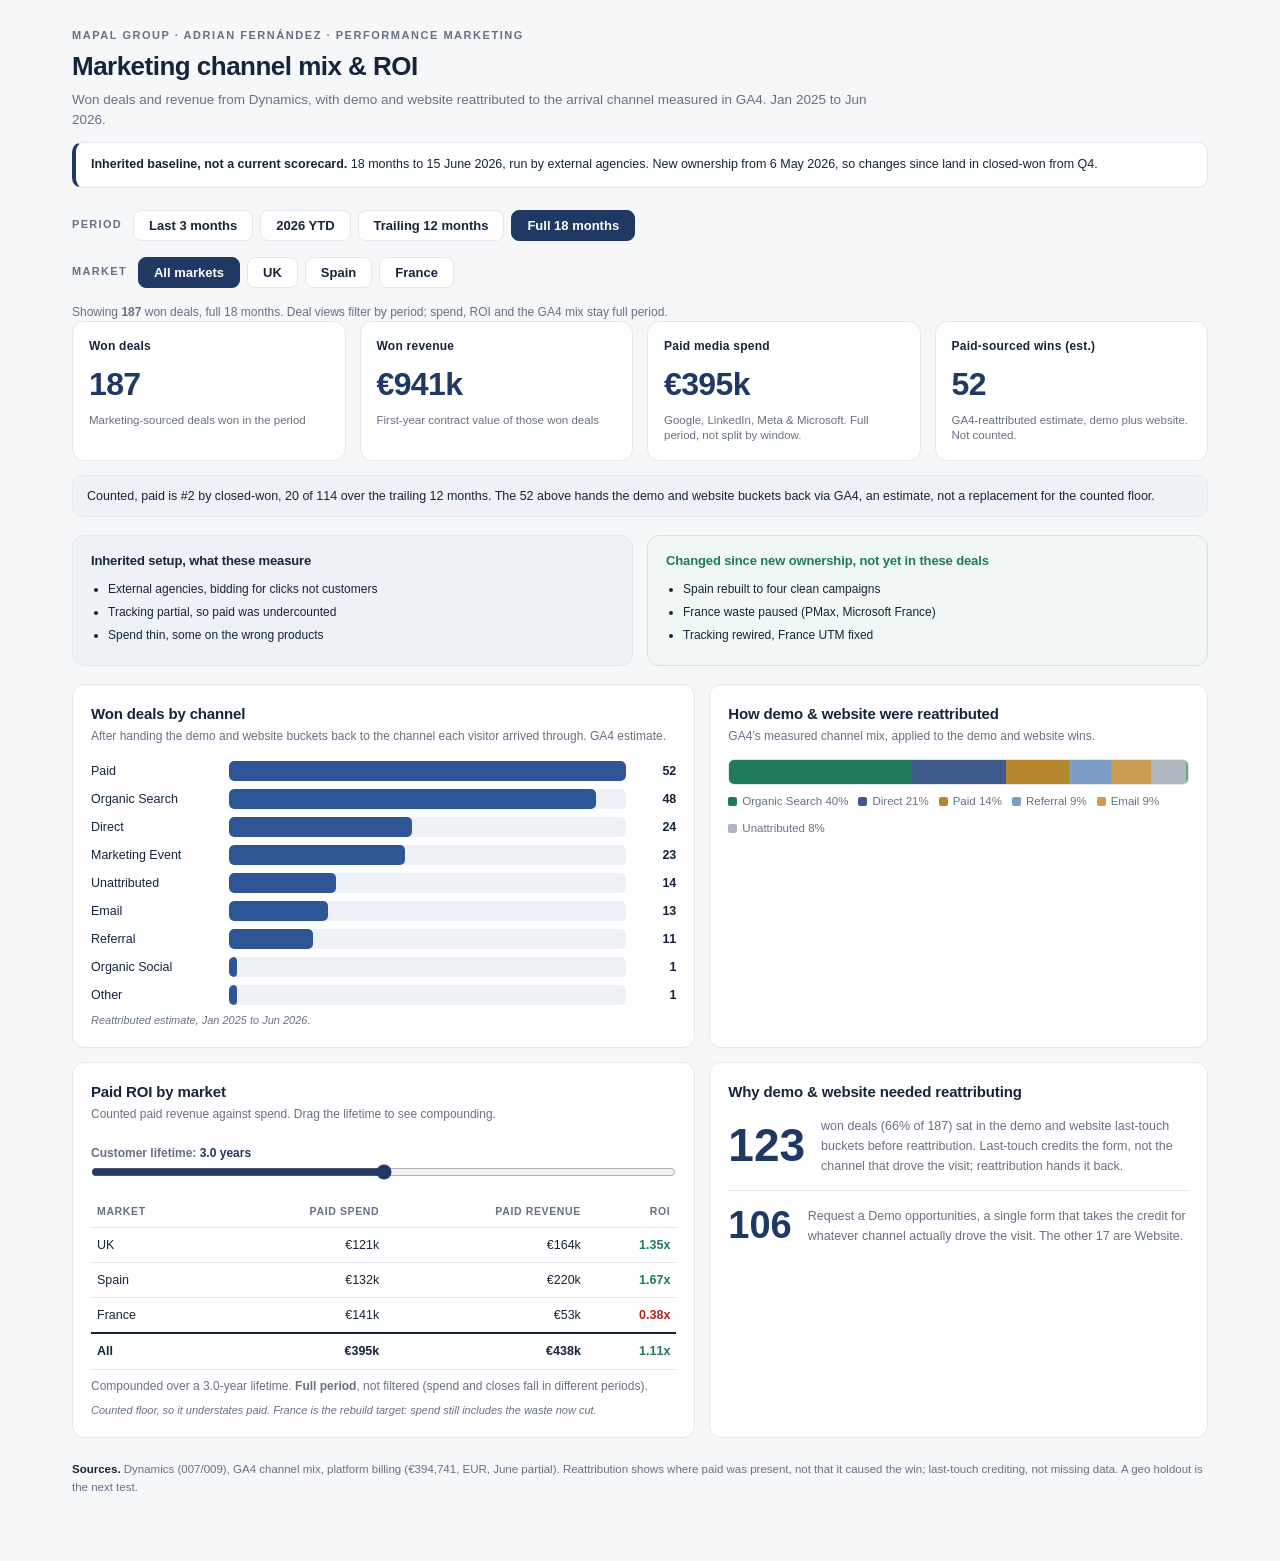
<file: Mapal_Marketing_Channel_Mix_ROI_v15.html>
<!DOCTYPE html><html lang="en"><head><meta charset="utf-8"><meta name="viewport" content="width=device-width,initial-scale=1"><title>Mapal Marketing Channel Mix & ROI</title>
<style>
:root{--ink:#14253B;--navy:#1F3864;--blue:#2E5596;--green:#1F7A5A;--red:#B42318;--bg:#F6F7F9;--card:#fff;--line:#E4E7EC;--muted:#667085;--soft:#EEF1F5;}
*{box-sizing:border-box;margin:0;padding:0}body{font-family:-apple-system,BlinkMacSystemFont,"Segoe UI",Roboto,Helvetica,Arial,sans-serif;background:var(--bg);color:var(--ink);line-height:1.45}
.wrap{max-width:1180px;margin:0 auto;padding:28px 22px 64px}.eyebrow{font-size:11px;font-weight:700;letter-spacing:.14em;text-transform:uppercase;color:var(--muted)}
h1{font-size:26px;font-weight:800;letter-spacing:-.02em;margin:4px 0 4px}.sub{color:var(--muted);font-size:13.5px;max-width:820px;line-height:1.5}
.filter{display:flex;gap:7px;margin:22px 0 16px;flex-wrap:wrap;align-items:center}.flabel{font-size:11px;font-weight:700;letter-spacing:.12em;text-transform:uppercase;color:var(--muted);margin-right:4px}
.pill{font-size:13px;font-weight:600;padding:7px 15px;border-radius:8px;border:1px solid var(--line);background:var(--card);cursor:pointer;color:var(--ink)}.pill:hover{border-color:var(--navy)}.pill.on{background:var(--navy);color:#fff;border-color:var(--navy)}
.kpis{display:grid;grid-template-columns:repeat(4,1fr);gap:14px;margin-bottom:18px}.kpi{background:var(--card);border:1px solid var(--line);border-radius:12px;padding:16px}
.kpi .lab{font-size:12px;font-weight:700;letter-spacing:.02em;color:var(--ink)}.kpi .big{font-size:32px;font-weight:800;letter-spacing:-.02em;margin:6px 0 5px;color:var(--navy)}.kpi .tag{font-size:11.5px;color:var(--muted);line-height:1.35}
.grid{display:grid;grid-template-columns:1.25fr 1fr;gap:14px}.panel{background:var(--card);border:1px solid var(--line);border-radius:12px;padding:18px}
.panel h2{font-size:15px;font-weight:700;letter-spacing:-.01em}.panel .note{font-size:12px;color:var(--muted);margin-top:3px;line-height:1.45}
.bars{margin-top:16px}.bar{display:grid;grid-template-columns:128px 1fr 40px;align-items:center;gap:10px;margin:8px 0;font-size:12.5px}
.bar .nm{font-weight:500;white-space:nowrap;overflow:hidden;text-overflow:ellipsis}.track{background:var(--soft);border-radius:5px;height:20px;overflow:hidden}.fill{height:100%;border-radius:5px;background:var(--blue)}
.bar .v{text-align:right;font-weight:700;font-variant-numeric:tabular-nums}
.slider{margin:16px 0 6px}.slider label{font-size:12px;font-weight:600;color:var(--muted)}.slider input{width:100%;accent-color:var(--navy)}.sliderval{font-weight:800;color:var(--navy)}
table{width:100%;border-collapse:collapse;margin-top:10px;font-size:12.5px}th,td{text-align:right;padding:8px 6px;border-bottom:1px solid var(--line);font-variant-numeric:tabular-nums}
th:first-child,td:first-child{text-align:left}th{font-size:10.5px;letter-spacing:.06em;text-transform:uppercase;color:var(--muted);font-weight:700}td.roi{font-weight:800}.pos{color:var(--green)}.neg{color:var(--red)}tr.tot td{border-top:2px solid var(--ink);font-weight:800}
.gabar{display:flex;height:26px;border-radius:6px;overflow:hidden;margin:14px 0 8px;border:1px solid var(--line)}.gaseg{height:100%}.galeg{display:flex;flex-wrap:wrap;gap:10px;font-size:11.5px;color:var(--muted)}.galeg span{display:flex;align-items:center;gap:5px}.sw{width:9px;height:9px;border-radius:2px}
.break{display:grid;grid-template-columns:auto 1fr;gap:16px;align-items:center;margin-top:10px}.bignum{font-size:46px;font-weight:800;color:var(--navy);line-height:1}
.foot{margin-top:22px;font-size:11.5px;color:var(--muted);line-height:1.6}.foot b{color:var(--ink)}
@media(max-width:880px){.kpis{grid-template-columns:repeat(2,1fr)}.grid{grid-template-columns:1fr}}
.anchor{background:var(--soft);border:1px solid var(--line);border-radius:10px;padding:11px 14px;font-size:12.5px;color:var(--ink);margin:-4px 0 18px;line-height:1.5}.cap{font-size:11px;color:var(--muted);margin-top:8px;font-style:italic}
.dateline{background:#fff;border:1px solid var(--line);border-left:4px solid var(--navy);border-radius:10px;padding:12px 15px;font-size:12.5px;color:var(--ink);margin:12px 0 2px;line-height:1.55}
.bswrap{display:grid;grid-template-columns:1fr 1fr;gap:14px;margin:2px 0 18px}
.bscard{border:1px solid var(--line);border-radius:12px;padding:16px 18px}
.bsbefore{background:var(--soft)}.bssince{background:#F1F7F4;border-color:#cfe6dc}
.bshead{font-size:13px;font-weight:800;letter-spacing:-.01em;margin-bottom:9px}
.bsbefore .bshead{color:var(--ink)}.bssince .bshead{color:var(--green)}
.bslist{margin:0;padding-left:17px}.bslist li{font-size:12px;color:var(--ink);line-height:1.5;margin:5px 0}
@media(max-width:880px){.bswrap{grid-template-columns:1fr}}</style></head><body><div class="wrap">
<div class="eyebrow">Mapal Group &middot; Adrian Fern&aacute;ndez &middot; Performance Marketing</div><h1>Marketing channel mix &amp; ROI</h1>
<div class="sub">Won deals and revenue from Dynamics, with demo and website reattributed to the arrival channel measured in GA4. Jan 2025 to Jun 2026.</div>
<div class="dateline"><b>Inherited baseline, not a current scorecard.</b> 18 months to 15 June 2026, run by external agencies. New ownership from 6 May 2026, so changes since land in closed-won from Q4.</div>
<div class="filter"><span class="flabel">Period</span><button class="pill" data-w="L3M">Last 3 months</button><button class="pill" data-w="YTD">2026 YTD</button><button class="pill" data-w="L12M">Trailing 12 months</button><button class="pill on" data-w="FULL">Full 18 months</button></div><div class="filter" style="margin-top:8px"><span class="flabel">Market</span><button class="pill on" data-m="all">All markets</button><button class="pill" data-m="UK">UK</button><button class="pill" data-m="Spain">Spain</button><button class="pill" data-m="France">France</button></div><div id="selnote" style="font-size:12px;color:var(--muted);margin:6px 0 0"></div>
<div class="kpis">
<div class="kpi"><div class="lab">Won deals</div><div class="big num" id="k_won">-</div><div class="tag">Marketing-sourced deals won in the period</div></div>
<div class="kpi"><div class="lab">Won revenue</div><div class="big num" id="k_rev">-</div><div class="tag">First-year contract value of those won deals</div></div>
<div class="kpi"><div class="lab">Paid media spend</div><div class="big num" id="k_spend">-</div><div class="tag">Google, LinkedIn, Meta &amp; Microsoft. Full period, not split by window.</div></div>
<div class="kpi"><div class="lab">Paid-sourced wins (est.)</div><div class="big num" id="k_paid">-</div><div class="tag">GA4-reattributed estimate, demo plus website. Not counted.</div></div></div>
<div class="anchor" id="anchor"></div>
<div class="bswrap"><div class="bscard bsbefore"><div class="bshead">Inherited setup, what these measure</div><ul class="bslist"><li>External agencies, bidding for clicks not customers</li><li>Tracking partial, so paid was undercounted</li><li>Spend thin, some on the wrong products</li></ul></div><div class="bscard bssince"><div class="bshead">Changed since new ownership, not yet in these deals</div><ul class="bslist"><li>Spain rebuilt to four clean campaigns</li><li>France waste paused (PMax, Microsoft France)</li><li>Tracking rewired, France UTM fixed</li></ul></div></div>
<div class="grid">
<div class="panel"><h2>Won deals by channel</h2><div class="note">After handing the demo and website buckets back to the channel each visitor arrived through. GA4 estimate.</div><div class="bars" id="srcbars"></div><div class="cap">Reattributed estimate, Jan 2025 to Jun 2026.</div></div>
<div class="panel"><h2>How demo &amp; website were reattributed</h2><div class="note">GA4’s measured channel mix, applied to the demo and website wins.</div>
<div class="gabar" id="gabar"></div><div class="galeg" id="galeg"></div>
</div></div>
<div class="grid" style="margin-top:14px">
<div class="panel"><h2>Paid ROI by market</h2><div class="note">Counted paid revenue against spend. Drag the lifetime to see compounding.</div>
<div class="slider"><label>Customer lifetime: <span class="sliderval"><span id="ltvval">3.0</span> years</span></label><input type="range" id="ltv" min="1" max="5" step="0.5" value="3"></div>
<table><thead><tr><th>Market</th><th>Paid spend</th><th>Paid revenue</th><th>ROI</th></tr></thead><tbody id="roibody"></tbody></table>
<div class="note" style="margin-top:8px" id="roinote"></div><div class="cap">Counted floor, so it understates paid. France is the rebuild target: spend still includes the waste now cut.</div></div>
<div class="panel"><h2>Why demo &amp; website needed reattributing</h2><div class="break"><div class="bignum" id="bignum">123</div><div class="note" style="font-size:12.5px;line-height:1.6"><span id="buckettxt"></span></div></div><div class="break" style="margin-top:14px;border-top:1px solid var(--line);padding-top:12px"><div class="bignum" style="font-size:38px">106</div><div class="note" style="font-size:12.5px;line-height:1.6">Request a Demo opportunities, a single form that takes the credit for whatever channel actually drove the visit. The other 17 are Website.</div></div>
</div></div>
<div class="foot"><b>Sources.</b> Dynamics (007/009), GA4 channel mix, platform billing (€394,741, EUR, June partial). Reattribution shows where paid was present, not that it caused the win; last-touch crediting, not missing data. A geo holdout is the next test.</div>
<script>
const D={"L3M":{"all":{"total_won":18,"total_rev":63755,"paid_counted":4,"paid_rank":2,"bucket":10,"reattr":{"Paid":5,"Marketing Event":2,"Email":2,"Organic Search":4,"Direct":2,"Referral":1,"Unattributed":2},"paid_rev":4652,"spend":85466},"UK":{"total_won":13,"total_rev":30636,"paid_counted":4,"paid_rank":2,"bucket":7,"reattr":{"Paid":5,"Marketing Event":1,"Email":1,"Organic Search":3,"Direct":1,"Referral":1,"Unattributed":1},"paid_rev":4652,"spend":29822},"Spain":{"total_won":1,"total_rev":6420,"paid_counted":0,"paid_rank":2,"bucket":1,"reattr":{"Unattributed":1},"paid_rev":0,"spend":28370},"France":{"total_won":4,"total_rev":26699,"paid_counted":0,"paid_rank":4,"bucket":2,"reattr":{"Marketing Event":1,"Email":1,"Organic Search":1,"Unattributed":1},"paid_rev":0,"spend":27275}},"YTD":{"all":{"total_won":52,"total_rev":336690,"paid_counted":7,"paid_rank":2,"bucket":39,"reattr":{"Paid":12,"Marketing Event":4,"Email":4,"Organic Search":16,"Direct":8,"Referral":4,"Unattributed":4},"paid_rev":17048,"spend":157367},"UK":{"total_won":24,"total_rev":84968,"paid_counted":4,"paid_rank":2,"bucket":18,"reattr":{"Paid":6,"Marketing Event":1,"Email":2,"Organic Search":7,"Direct":4,"Referral":2,"Unattributed":2},"paid_rev":4652,"spend":54091},"Spain":{"total_won":16,"total_rev":99128,"paid_counted":2,"paid_rank":3,"bucket":13,"reattr":{"Paid":4,"Marketing Event":1,"Email":1,"Organic Search":5,"Direct":3,"Referral":1,"Unattributed":1},"paid_rev":11016,"spend":44154},"France":{"total_won":12,"total_rev":152593,"paid_counted":1,"paid_rank":3,"bucket":8,"reattr":{"Paid":2,"Marketing Event":2,"Email":2,"Organic Search":3,"Direct":2,"Referral":1},"paid_rev":1380,"spend":59122}},"L12M":{"all":{"total_won":114,"total_rev":626246,"paid_counted":20,"paid_rank":2,"bucket":81,"reattr":{"Paid":31,"Marketing Event":10,"Email":9,"Organic Search":32,"Direct":17,"Referral":7,"Unattributed":8},"paid_rev":87902,"spend":302132},"UK":{"total_won":63,"total_rev":238663,"paid_counted":8,"paid_rank":2,"bucket":47,"reattr":{"Paid":14,"Marketing Event":6,"Email":5,"Organic Search":19,"Direct":10,"Referral":4,"Unattributed":5},"paid_rev":15894,"spend":92180},"Spain":{"total_won":30,"total_rev":202948,"paid_counted":8,"paid_rank":2,"bucket":21,"reattr":{"Paid":11,"Marketing Event":1,"Email":2,"Organic Search":8,"Direct":4,"Referral":2,"Unattributed":2},"paid_rev":55100,"spend":100625},"France":{"total_won":21,"total_rev":184634,"paid_counted":4,"paid_rank":2,"bucket":13,"reattr":{"Paid":6,"Marketing Event":3,"Email":2,"Organic Search":5,"Direct":3,"Referral":1,"Unattributed":1},"paid_rev":16908,"spend":109327}},"FULL":{"all":{"total_won":187,"total_rev":940826,"paid_counted":36,"paid_rank":2,"bucket":123,"paid_rev":145934,"reattr":{"Paid":52,"Organic Search":48,"Direct":24,"Marketing Event":23,"Email":13,"Referral":11,"Unattributed":14,"Organic Social":1,"Other":1},"spend":394741},"UK":{"total_won":99,"total_rev":339998,"paid_counted":20,"paid_rank":2,"bucket":69,"paid_rev":54778,"reattr":{"Organic Search":30,"Paid":27,"Direct":16,"Marketing Event":7,"Referral":6,"Email":5,"Unattributed":6,"Organic Social":1,"Other":1},"spend":121441},"Spain":{"total_won":58,"total_rev":353145,"paid_counted":11,"paid_rank":2,"bucket":38,"paid_rev":73467,"reattr":{"Paid":17,"Organic Search":14,"Marketing Event":9,"Direct":7,"Referral":4,"Email":3,"Unattributed":4},"spend":132036},"France":{"total_won":28,"total_rev":231039,"paid_counted":5,"paid_rank":3,"bucket":14,"paid_rev":17689,"reattr":{"Paid":8,"Marketing Event":7,"Email":5,"Organic Search":4,"Direct":1,"Unattributed":2,"Referral":1},"spend":141264}}};
const STATIC={gamix:{"Organic Search":1101,"Direct":570,"Referral":252,"Unattributed":212,"Paid":379,"Email":246,"Organic Social":9},
 spend:{all:394741,UK:121441,Spain:132036,France:141264},
 roi:{UK:{spend:121441,rev:54778},Spain:{spend:132036,rev:73467},France:{spend:141264,rev:17689}}};
const WLAB={L3M:"last 3 months",YTD:"2026 year to date",L12M:"trailing 12 months",FULL:"full 18 months"};
const GACOL={'Organic Search':'#1F7A5A','Direct':'#3E5C8A','Paid':'#B5862B','Referral':'#7B9DC4','Email':'#C99D52','Unattributed':'#AEB6C2','Organic Social':'#5FA98C','Marketing Event':'#2E5596','Other':'#9AA4B2'};
const $=id=>document.getElementById(id); const fmtK=n=>'\u20ac'+(Math.abs(n)>=1000?(n/1000).toFixed(0)+'k':Math.round(n));
let win='FULL',scope='all',ltv=3;
function render(){
 const m=D[win][scope];
 $('k_won').textContent=m.total_won; $('k_rev').textContent=fmtK(m.total_rev);
 $('k_paid').textContent=m.reattr.Paid||0; $('k_spend').textContent=fmtK(STATIC.spend[scope]);
 const rows=Object.entries(m.reattr).sort((a,b)=>b[1]-a[1]); const max=Math.max(...rows.map(r=>r[1]),1);
 $('srcbars').innerHTML=rows.map(([k,v])=>`<div class="bar"><div class="nm">${k}</div><div class="track"><div class="fill" style="width:${Math.max(2,v/max*100)}%"></div></div><div class="v">${v}</div></div>`).join('');
 $('bignum').textContent=m.bucket; const pct=Math.round(m.bucket/m.total_won*100);
 $('buckettxt').innerHTML=`won deals (${pct}% of ${m.total_won}) sat in the demo and website last-touch buckets before reattribution. Last-touch credits the form, not the channel that drove the visit; reattribution hands it back.`;
 if(win==='FULL'){ $('anchor').innerHTML=`Counted, paid is #2 by closed-won, 20 of 114 over the trailing 12 months. The ${m.reattr.Paid} above hands the demo and website buckets back via GA4, an estimate, not a replacement for the counted floor.`; }
 else { $('anchor').innerHTML=`In the ${WLAB[win]}${scope!=='all'?' ('+scope+')':''}, paid is #${m.paid_rank} by closed-won, ${m.paid_counted} of ${m.total_won}. The ${m.reattr.Paid} above is the GA4 estimate.`; }
 $('selnote').innerHTML=`Showing <b>${m.total_won}</b> won deals, ${WLAB[win]}${scope!=='all'?' ('+scope+')':''}.`+(m.total_won<30?` Small sample.`:``)+` Deal views filter by period; spend, ROI and the GA4 mix stay full period.`;
 render_ga(); render_roi();
 document.querySelectorAll('[data-w]').forEach(b=>b.classList.toggle('on',b.dataset.w===win));
 document.querySelectorAll('[data-m]').forEach(b=>b.classList.toggle('on',b.dataset.m===scope));
}
function render_ga(){ const g=STATIC.gamix; const tot=Object.values(g).reduce((a,b)=>a+b,0); const o=Object.entries(g).sort((a,b)=>b[1]-a[1]);
 $('gabar').innerHTML=o.map(([k,v])=>`<div class="gaseg" style="width:${100*v/tot}%;background:${GACOL[k]||'#ccc'}" title="${k} ${(100*v/tot).toFixed(1)}%"></div>`).join('');
 $('galeg').innerHTML=o.filter(([k,v])=>v/tot>=0.03).map(([k,v])=>`<span><i class="sw" style="background:${GACOL[k]||'#ccc'}"></i>${k} ${(100*v/tot).toFixed(0)}%</span>`).join(''); }
function render_roi(){ const o=['UK','Spain','France']; let h=''; let ts=0,tr=0;
 o.forEach(mk=>{const r=STATIC.roi[mk]; const lv=r.rev*ltv; const rl=lv/r.spend; ts+=r.spend; tr+=lv;
  h+=`<tr><td>${mk}</td><td>${fmtK(r.spend)}</td><td>${fmtK(lv)}</td><td class="roi ${rl>=1?'pos':'neg'}">${rl.toFixed(2)}x</td></tr>`;});
 const trl=tr/ts; h+=`<tr class="tot"><td>All</td><td>${fmtK(ts)}</td><td>${fmtK(tr)}</td><td class="roi ${trl>=1?'pos':'neg'}">${trl.toFixed(2)}x</td></tr>`;
 $('roibody').innerHTML=h;
 $('roinote').innerHTML=`Compounded over a ${ltv.toFixed(1)}-year lifetime. <b>Full period</b>, not filtered (spend and closes fall in different periods).`; }
document.querySelectorAll('[data-w]').forEach(b=>b.onclick=()=>{win=b.dataset.w;render();});
document.querySelectorAll('[data-m]').forEach(b=>b.onclick=()=>{scope=b.dataset.m;render();});
$('ltv').oninput=e=>{ltv=+e.target.value;$('ltvval').textContent=ltv.toFixed(1);render_roi();};
render();
</script></body></html>
</file>
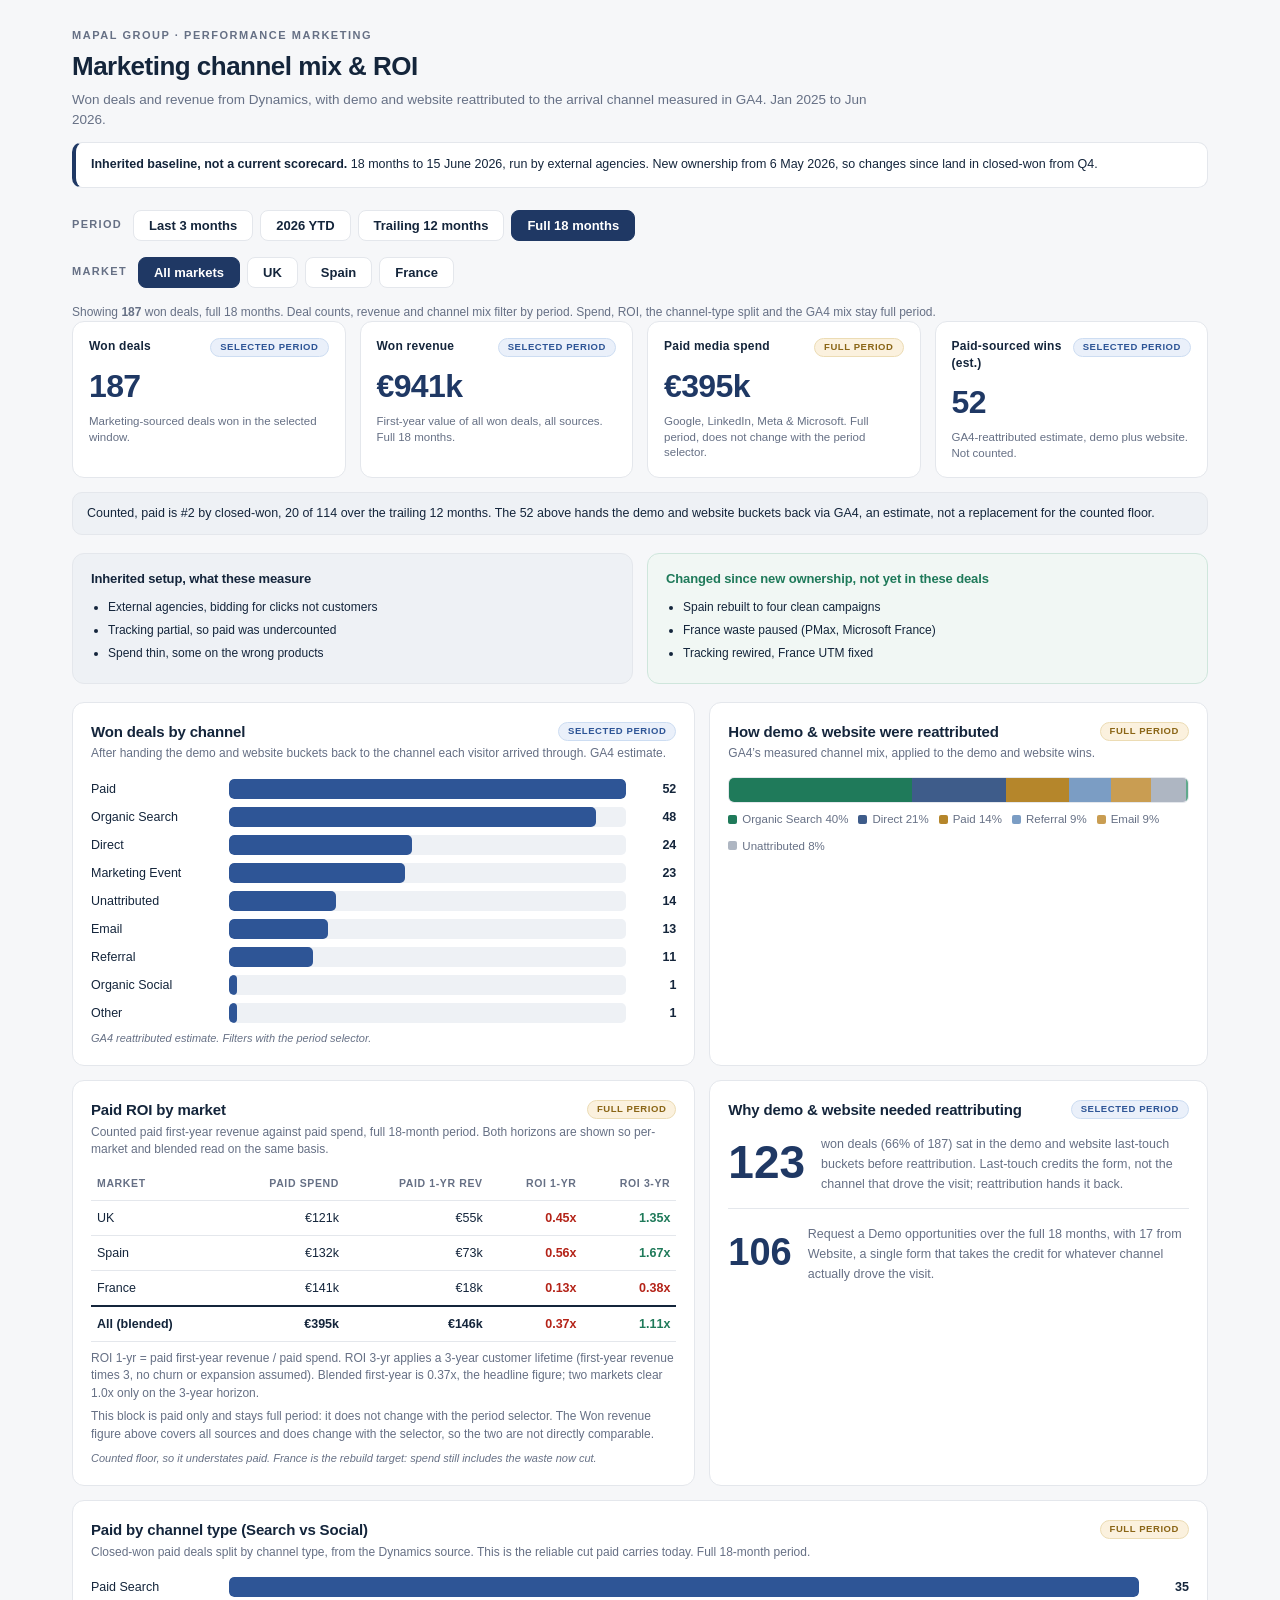
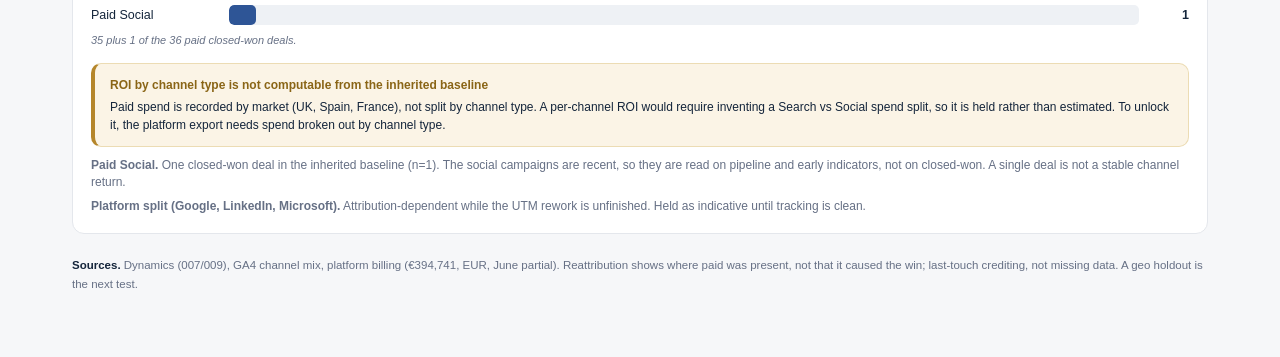
<file: Mapal_Marketing_Channel_Mix_ROI_v16.html>
<!DOCTYPE html><html lang="en"><head><meta charset="utf-8"><meta name="viewport" content="width=device-width,initial-scale=1"><title>Mapal Marketing Channel Mix &amp; ROI</title>
<style>
:root{--ink:#14253B;--navy:#1F3864;--blue:#2E5596;--green:#1F7A5A;--red:#B42318;--bg:#F6F7F9;--card:#fff;--line:#E4E7EC;--muted:#667085;--soft:#EEF1F5;--gold:#B5862B;}
*{box-sizing:border-box;margin:0;padding:0}body{font-family:-apple-system,BlinkMacSystemFont,"Segoe UI",Roboto,Helvetica,Arial,sans-serif;background:var(--bg);color:var(--ink);line-height:1.45}
.wrap{max-width:1180px;margin:0 auto;padding:28px 22px 64px}.eyebrow{font-size:11px;font-weight:700;letter-spacing:.14em;text-transform:uppercase;color:var(--muted)}
h1{font-size:26px;font-weight:800;letter-spacing:-.02em;margin:4px 0 4px}.sub{color:var(--muted);font-size:13.5px;max-width:820px;line-height:1.5}
.filter{display:flex;gap:7px;margin:22px 0 16px;flex-wrap:wrap;align-items:center}.flabel{font-size:11px;font-weight:700;letter-spacing:.12em;text-transform:uppercase;color:var(--muted);margin-right:4px}
.pill{font-size:13px;font-weight:600;padding:7px 15px;border-radius:8px;border:1px solid var(--line);background:var(--card);cursor:pointer;color:var(--ink)}.pill:hover{border-color:var(--navy)}.pill.on{background:var(--navy);color:#fff;border-color:var(--navy)}
.kpis{display:grid;grid-template-columns:repeat(4,1fr);gap:14px;margin-bottom:18px}.kpi{background:var(--card);border:1px solid var(--line);border-radius:12px;padding:16px}
.khead{display:flex;align-items:flex-start;justify-content:space-between;gap:6px}
.kpi .lab{font-size:12px;font-weight:700;letter-spacing:.02em;color:var(--ink)}.kpi .big{font-size:32px;font-weight:800;letter-spacing:-.02em;margin:6px 0 5px;color:var(--navy)}.kpi .tag{font-size:11.5px;color:var(--muted);line-height:1.35}
.grid{display:grid;grid-template-columns:1.25fr 1fr;gap:14px}.panel{background:var(--card);border:1px solid var(--line);border-radius:12px;padding:18px}
.phead{display:flex;align-items:center;justify-content:space-between;gap:8px;margin-bottom:2px}
.panel h2{font-size:15px;font-weight:700;letter-spacing:-.01em}.panel .note{font-size:12px;color:var(--muted);margin-top:3px;line-height:1.45}
.badge{display:inline-block;font-size:9.5px;font-weight:800;letter-spacing:.06em;text-transform:uppercase;padding:3px 9px;border-radius:20px;white-space:nowrap;line-height:1.15}
.badge-period{background:#EAF0FA;color:var(--blue);border:1px solid #cdddf2}
.badge-full{background:#FBF1DE;color:#8a6516;border:1px solid #ecdcb4}
.bars{margin-top:16px}.bar{display:grid;grid-template-columns:128px 1fr 40px;align-items:center;gap:10px;margin:8px 0;font-size:12.5px}
.bar .nm{font-weight:500;white-space:nowrap;overflow:hidden;text-overflow:ellipsis}.track{background:var(--soft);border-radius:5px;height:20px;overflow:hidden}.fill{height:100%;border-radius:5px;background:var(--blue)}
.bar .v{text-align:right;font-weight:700;font-variant-numeric:tabular-nums}
table{width:100%;border-collapse:collapse;margin-top:10px;font-size:12.5px}th,td{text-align:right;padding:8px 6px;border-bottom:1px solid var(--line);font-variant-numeric:tabular-nums}
th:first-child,td:first-child{text-align:left}th{font-size:10.5px;letter-spacing:.06em;text-transform:uppercase;color:var(--muted);font-weight:700}td.roi{font-weight:800}.pos{color:var(--green)}.neg{color:var(--red)}tr.tot td{border-top:2px solid var(--ink);font-weight:800}
.gabar{display:flex;height:26px;border-radius:6px;overflow:hidden;margin:14px 0 8px;border:1px solid var(--line)}.gaseg{height:100%}.galeg{display:flex;flex-wrap:wrap;gap:10px;font-size:11.5px;color:var(--muted)}.galeg span{display:flex;align-items:center;gap:5px}.sw{width:9px;height:9px;border-radius:2px}
.break{display:grid;grid-template-columns:auto 1fr;gap:16px;align-items:center;margin-top:10px}.bignum{font-size:46px;font-weight:800;color:var(--navy);line-height:1}
.flag{background:#FBF4E6;border:1px solid #ecdcb4;border-left:4px solid var(--gold);border-radius:10px;padding:12px 15px;font-size:12px;color:var(--ink);margin-top:14px;line-height:1.5}
.flagtitle{font-weight:800;color:#8a6516;margin-bottom:4px}
.foot{margin-top:22px;font-size:11.5px;color:var(--muted);line-height:1.6}.foot b{color:var(--ink)}
@media(max-width:880px){.kpis{grid-template-columns:repeat(2,1fr)}.grid{grid-template-columns:1fr}}
.anchor{background:var(--soft);border:1px solid var(--line);border-radius:10px;padding:11px 14px;font-size:12.5px;color:var(--ink);margin:-4px 0 18px;line-height:1.5}.cap{font-size:11px;color:var(--muted);margin-top:8px;font-style:italic}
.dateline{background:#fff;border:1px solid var(--line);border-left:4px solid var(--navy);border-radius:10px;padding:12px 15px;font-size:12.5px;color:var(--ink);margin:12px 0 2px;line-height:1.55}
.bswrap{display:grid;grid-template-columns:1fr 1fr;gap:14px;margin:2px 0 18px}
.bscard{border:1px solid var(--line);border-radius:12px;padding:16px 18px}
.bsbefore{background:var(--soft)}.bssince{background:#F1F7F4;border-color:#cfe6dc}
.bshead{font-size:13px;font-weight:800;letter-spacing:-.01em;margin-bottom:9px}
.bsbefore .bshead{color:var(--ink)}.bssince .bshead{color:var(--green)}
.bslist{margin:0;padding-left:17px}.bslist li{font-size:12px;color:var(--ink);line-height:1.5;margin:5px 0}
@media(max-width:880px){.bswrap{grid-template-columns:1fr}}</style></head><body><div class="wrap">
<div class="eyebrow">Mapal Group &middot; Performance Marketing</div><h1>Marketing channel mix &amp; ROI</h1>
<div class="sub">Won deals and revenue from Dynamics, with demo and website reattributed to the arrival channel measured in GA4. Jan 2025 to Jun 2026.</div>
<div class="dateline"><b>Inherited baseline, not a current scorecard.</b> 18 months to 15 June 2026, run by external agencies. New ownership from 6 May 2026, so changes since land in closed-won from Q4.</div>
<div class="filter"><span class="flabel">Period</span><button class="pill" data-w="L3M">Last 3 months</button><button class="pill" data-w="YTD">2026 YTD</button><button class="pill" data-w="L12M">Trailing 12 months</button><button class="pill on" data-w="FULL">Full 18 months</button></div><div class="filter" style="margin-top:8px"><span class="flabel">Market</span><button class="pill on" data-m="all">All markets</button><button class="pill" data-m="UK">UK</button><button class="pill" data-m="Spain">Spain</button><button class="pill" data-m="France">France</button></div><div id="selnote" style="font-size:12px;color:var(--muted);margin:6px 0 0"></div>
<div class="kpis">
<div class="kpi"><div class="khead"><span class="lab">Won deals</span><span class="badge badge-period">Selected period</span></div><div class="big num" id="k_won">-</div><div class="tag">Marketing-sourced deals won in the selected window.</div></div>
<div class="kpi"><div class="khead"><span class="lab">Won revenue</span><span class="badge badge-period">Selected period</span></div><div class="big num" id="k_rev">-</div><div class="tag" id="k_rev_tag">First-year value of all won deals, all sources.</div></div>
<div class="kpi"><div class="khead"><span class="lab">Paid media spend</span><span class="badge badge-full">Full period</span></div><div class="big num" id="k_spend">-</div><div class="tag">Google, LinkedIn, Meta &amp; Microsoft. Full period, does not change with the period selector.</div></div>
<div class="kpi"><div class="khead"><span class="lab">Paid-sourced wins (est.)</span><span class="badge badge-period">Selected period</span></div><div class="big num" id="k_paid">-</div><div class="tag">GA4-reattributed estimate, demo plus website. Not counted.</div></div></div>
<div class="anchor" id="anchor"></div>
<div class="bswrap"><div class="bscard bsbefore"><div class="bshead">Inherited setup, what these measure</div><ul class="bslist"><li>External agencies, bidding for clicks not customers</li><li>Tracking partial, so paid was undercounted</li><li>Spend thin, some on the wrong products</li></ul></div><div class="bscard bssince"><div class="bshead">Changed since new ownership, not yet in these deals</div><ul class="bslist"><li>Spain rebuilt to four clean campaigns</li><li>France waste paused (PMax, Microsoft France)</li><li>Tracking rewired, France UTM fixed</li></ul></div></div>
<div class="grid">
<div class="panel"><div class="phead"><h2>Won deals by channel</h2><span class="badge badge-period">Selected period</span></div><div class="note">After handing the demo and website buckets back to the channel each visitor arrived through. GA4 estimate.</div><div class="bars" id="srcbars"></div><div class="cap">GA4 reattributed estimate. Filters with the period selector.</div></div>
<div class="panel"><div class="phead"><h2>How demo &amp; website were reattributed</h2><span class="badge badge-full">Full period</span></div><div class="note">GA4&rsquo;s measured channel mix, applied to the demo and website wins.</div>
<div class="gabar" id="gabar"></div><div class="galeg" id="galeg"></div>
</div></div>
<div class="grid" style="margin-top:14px">
<div class="panel"><div class="phead"><h2>Paid ROI by market</h2><span class="badge badge-full">Full period</span></div><div class="note">Counted paid first-year revenue against paid spend, full 18-month period. Both horizons are shown so per-market and blended read on the same basis.</div>
<table><thead><tr><th>Market</th><th>Paid spend</th><th>Paid 1-yr rev</th><th>ROI 1-yr</th><th>ROI 3-yr</th></tr></thead><tbody id="roibody"></tbody></table>
<div class="note" style="margin-top:8px">ROI 1-yr = paid first-year revenue / paid spend. ROI 3-yr applies a 3-year customer lifetime (first-year revenue times 3, no churn or expansion assumed). Blended first-year is 0.37x, the headline figure; two markets clear 1.0x only on the 3-year horizon.</div>
<div class="note" style="margin-top:6px">This block is paid only and stays full period: it does not change with the period selector. The Won revenue figure above covers all sources and does change with the selector, so the two are not directly comparable.</div>
<div class="cap">Counted floor, so it understates paid. France is the rebuild target: spend still includes the waste now cut.</div></div>
<div class="panel"><div class="phead"><h2>Why demo &amp; website needed reattributing</h2><span class="badge badge-period">Selected period</span></div><div class="break"><div class="bignum" id="bignum">123</div><div class="note" style="font-size:12.5px;line-height:1.6"><span id="buckettxt"></span></div></div><div class="break" style="margin-top:14px;border-top:1px solid var(--line);padding-top:12px"><div class="bignum" style="font-size:38px">106</div><div class="note" style="font-size:12.5px;line-height:1.6">Request a Demo opportunities over the full 18 months, with 17 from Website, a single form that takes the credit for whatever channel actually drove the visit.</div></div>
</div></div>
<div class="panel" style="margin-top:14px"><div class="phead"><h2>Paid by channel type (Search vs Social)</h2><span class="badge badge-full">Full period</span></div><div class="note">Closed-won paid deals split by channel type, from the Dynamics source. This is the reliable cut paid carries today. Full 18-month period.</div>
<div class="bars">
<div class="bar"><div class="nm">Paid Search</div><div class="track"><div class="fill" style="width:100%"></div></div><div class="v">35</div></div>
<div class="bar"><div class="nm">Paid Social</div><div class="track"><div class="fill" style="width:3%"></div></div><div class="v">1</div></div>
</div>
<div class="cap">35 plus 1 of the 36 paid closed-won deals.</div>
<div class="flag"><div class="flagtitle">ROI by channel type is not computable from the inherited baseline</div>Paid spend is recorded by market (UK, Spain, France), not split by channel type. A per-channel ROI would require inventing a Search vs Social spend split, so it is held rather than estimated. To unlock it, the platform export needs spend broken out by channel type.</div>
<div class="note" style="margin-top:10px"><b>Paid Social.</b> One closed-won deal in the inherited baseline (n=1). The social campaigns are recent, so they are read on pipeline and early indicators, not on closed-won. A single deal is not a stable channel return.</div>
<div class="note" style="margin-top:6px"><b>Platform split (Google, LinkedIn, Microsoft).</b> Attribution-dependent while the UTM rework is unfinished. Held as indicative until tracking is clean.</div></div>
<div class="foot"><b>Sources.</b> Dynamics (007/009), GA4 channel mix, platform billing (&euro;394,741, EUR, June partial). Reattribution shows where paid was present, not that it caused the win; last-touch crediting, not missing data. A geo holdout is the next test.</div>
<script>
const D={"L3M":{"all":{"total_won":18,"total_rev":63755,"paid_counted":4,"paid_rank":2,"bucket":10,"reattr":{"Paid":5,"Marketing Event":2,"Email":2,"Organic Search":4,"Direct":2,"Referral":1,"Unattributed":2},"paid_rev":4652,"spend":85466},"UK":{"total_won":13,"total_rev":30636,"paid_counted":4,"paid_rank":2,"bucket":7,"reattr":{"Paid":5,"Marketing Event":1,"Email":1,"Organic Search":3,"Direct":1,"Referral":1,"Unattributed":1},"paid_rev":4652,"spend":29822},"Spain":{"total_won":1,"total_rev":6420,"paid_counted":0,"paid_rank":2,"bucket":1,"reattr":{"Unattributed":1},"paid_rev":0,"spend":28370},"France":{"total_won":4,"total_rev":26699,"paid_counted":0,"paid_rank":4,"bucket":2,"reattr":{"Marketing Event":1,"Email":1,"Organic Search":1,"Unattributed":1},"paid_rev":0,"spend":27275}},"YTD":{"all":{"total_won":52,"total_rev":336690,"paid_counted":7,"paid_rank":2,"bucket":39,"reattr":{"Paid":12,"Marketing Event":4,"Email":4,"Organic Search":16,"Direct":8,"Referral":4,"Unattributed":4},"paid_rev":17048,"spend":157367},"UK":{"total_won":24,"total_rev":84968,"paid_counted":4,"paid_rank":2,"bucket":18,"reattr":{"Paid":6,"Marketing Event":1,"Email":2,"Organic Search":7,"Direct":4,"Referral":2,"Unattributed":2},"paid_rev":4652,"spend":54091},"Spain":{"total_won":16,"total_rev":99128,"paid_counted":2,"paid_rank":3,"bucket":13,"reattr":{"Paid":4,"Marketing Event":1,"Email":1,"Organic Search":5,"Direct":3,"Referral":1,"Unattributed":1},"paid_rev":11016,"spend":44154},"France":{"total_won":12,"total_rev":152593,"paid_counted":1,"paid_rank":3,"bucket":8,"reattr":{"Paid":2,"Marketing Event":2,"Email":2,"Organic Search":3,"Direct":2,"Referral":1},"paid_rev":1380,"spend":59122}},"L12M":{"all":{"total_won":114,"total_rev":626246,"paid_counted":20,"paid_rank":2,"bucket":81,"reattr":{"Paid":31,"Marketing Event":10,"Email":9,"Organic Search":32,"Direct":17,"Referral":7,"Unattributed":8},"paid_rev":87902,"spend":302132},"UK":{"total_won":63,"total_rev":238663,"paid_counted":8,"paid_rank":2,"bucket":47,"reattr":{"Paid":14,"Marketing Event":6,"Email":5,"Organic Search":19,"Direct":10,"Referral":4,"Unattributed":5},"paid_rev":15894,"spend":92180},"Spain":{"total_won":30,"total_rev":202948,"paid_counted":8,"paid_rank":2,"bucket":21,"reattr":{"Paid":11,"Marketing Event":1,"Email":2,"Organic Search":8,"Direct":4,"Referral":2,"Unattributed":2},"paid_rev":55100,"spend":100625},"France":{"total_won":21,"total_rev":184634,"paid_counted":4,"paid_rank":2,"bucket":13,"reattr":{"Paid":6,"Marketing Event":3,"Email":2,"Organic Search":5,"Direct":3,"Referral":1,"Unattributed":1},"paid_rev":16908,"spend":109327}},"FULL":{"all":{"total_won":187,"total_rev":940826,"paid_counted":36,"paid_rank":2,"bucket":123,"paid_rev":145934,"reattr":{"Paid":52,"Organic Search":48,"Direct":24,"Marketing Event":23,"Email":13,"Referral":11,"Unattributed":14,"Organic Social":1,"Other":1},"spend":394741},"UK":{"total_won":99,"total_rev":339998,"paid_counted":20,"paid_rank":2,"bucket":69,"paid_rev":54778,"reattr":{"Organic Search":30,"Paid":27,"Direct":16,"Marketing Event":7,"Referral":6,"Email":5,"Unattributed":6,"Organic Social":1,"Other":1},"spend":121441},"Spain":{"total_won":58,"total_rev":353145,"paid_counted":11,"paid_rank":2,"bucket":38,"paid_rev":73467,"reattr":{"Paid":17,"Organic Search":14,"Marketing Event":9,"Direct":7,"Referral":4,"Email":3,"Unattributed":4},"spend":132036},"France":{"total_won":28,"total_rev":231039,"paid_counted":5,"paid_rank":3,"bucket":14,"paid_rev":17689,"reattr":{"Paid":8,"Marketing Event":7,"Email":5,"Organic Search":4,"Direct":1,"Unattributed":2,"Referral":1},"spend":141264}}};
const STATIC={gamix:{"Organic Search":1101,"Direct":570,"Referral":252,"Unattributed":212,"Paid":379,"Email":246,"Organic Social":9},
 spend:{all:394741,UK:121441,Spain:132036,France:141264},
 roi:{UK:{spend:121441,rev:54778},Spain:{spend:132036,rev:73467},France:{spend:141264,rev:17689}}};
const WLAB={L3M:"last 3 months",YTD:"2026 year to date",L12M:"trailing 12 months",FULL:"full 18 months"};
const GACOL={'Organic Search':'#1F7A5A','Direct':'#3E5C8A','Paid':'#B5862B','Referral':'#7B9DC4','Email':'#C99D52','Unattributed':'#AEB6C2','Organic Social':'#5FA98C','Marketing Event':'#2E5596','Other':'#9AA4B2'};
const $=id=>document.getElementById(id); const fmtK=n=>'€'+(Math.abs(n)>=1000?(n/1000).toFixed(0)+'k':Math.round(n));
const cap=s=>s.charAt(0).toUpperCase()+s.slice(1);
let win='FULL',scope='all';
function render(){
 const m=D[win][scope];
 $('k_won').textContent=m.total_won; $('k_rev').textContent=fmtK(m.total_rev);
 $('k_paid').textContent=m.reattr.Paid||0; $('k_spend').textContent=fmtK(STATIC.spend[scope]);
 $('k_rev_tag').textContent='First-year value of all won deals, all sources. '+cap(WLAB[win])+'.';
 const rows=Object.entries(m.reattr).sort((a,b)=>b[1]-a[1]); const max=Math.max(...rows.map(r=>r[1]),1);
 $('srcbars').innerHTML=rows.map(([k,v])=>`<div class="bar"><div class="nm">${k}</div><div class="track"><div class="fill" style="width:${Math.max(2,v/max*100)}%"></div></div><div class="v">${v}</div></div>`).join('');
 $('bignum').textContent=m.bucket; const pct=Math.round(m.bucket/m.total_won*100);
 $('buckettxt').innerHTML=`won deals (${pct}% of ${m.total_won}) sat in the demo and website last-touch buckets before reattribution. Last-touch credits the form, not the channel that drove the visit; reattribution hands it back.`;
 if(win==='FULL'){ $('anchor').innerHTML=`Counted, paid is #2 by closed-won, 20 of 114 over the trailing 12 months. The ${m.reattr.Paid} above hands the demo and website buckets back via GA4, an estimate, not a replacement for the counted floor.`; }
 else { $('anchor').innerHTML=`In the ${WLAB[win]}${scope!=='all'?' ('+scope+')':''}, paid is #${m.paid_rank} by closed-won, ${m.paid_counted} of ${m.total_won}. The ${m.reattr.Paid} above is the GA4 estimate.`; }
 $('selnote').innerHTML=`Showing <b>${m.total_won}</b> won deals, ${WLAB[win]}${scope!=='all'?' ('+scope+')':''}.`+(m.total_won<30?` Small sample.`:``)+` Deal counts, revenue and channel mix filter by period. Spend, ROI, the channel-type split and the GA4 mix stay full period.`;
 render_ga(); render_roi();
 document.querySelectorAll('[data-w]').forEach(b=>b.classList.toggle('on',b.dataset.w===win));
 document.querySelectorAll('[data-m]').forEach(b=>b.classList.toggle('on',b.dataset.m===scope));
}
function render_ga(){ const g=STATIC.gamix; const tot=Object.values(g).reduce((a,b)=>a+b,0); const o=Object.entries(g).sort((a,b)=>b[1]-a[1]);
 $('gabar').innerHTML=o.map(([k,v])=>`<div class="gaseg" style="width:${100*v/tot}%;background:${GACOL[k]||'#ccc'}" title="${k} ${(100*v/tot).toFixed(1)}%"></div>`).join('');
 $('galeg').innerHTML=o.filter(([k,v])=>v/tot>=0.03).map(([k,v])=>`<span><i class="sw" style="background:${GACOL[k]||'#ccc'}"></i>${k} ${(100*v/tot).toFixed(0)}%</span>`).join(''); }
function render_roi(){ const o=['UK','Spain','France']; let h=''; let ts=0,tr=0;
 o.forEach(mk=>{const r=STATIC.roi[mk]; const r1=r.rev/r.spend; const r3=r1*3; ts+=r.spend; tr+=r.rev;
  h+=`<tr><td>${mk}</td><td>${fmtK(r.spend)}</td><td>${fmtK(r.rev)}</td><td class="roi ${r1>=1?'pos':'neg'}">${r1.toFixed(2)}x</td><td class="roi ${r3>=1?'pos':'neg'}">${r3.toFixed(2)}x</td></tr>`;});
 const b1=tr/ts,b3=b1*3;
 h+=`<tr class="tot"><td>All (blended)</td><td>${fmtK(ts)}</td><td>${fmtK(tr)}</td><td class="roi ${b1>=1?'pos':'neg'}">${b1.toFixed(2)}x</td><td class="roi ${b3>=1?'pos':'neg'}">${b3.toFixed(2)}x</td></tr>`;
 $('roibody').innerHTML=h; }
document.querySelectorAll('[data-w]').forEach(b=>b.onclick=()=>{win=b.dataset.w;render();});
document.querySelectorAll('[data-m]').forEach(b=>b.onclick=()=>{scope=b.dataset.m;render();});
render();
</script></body></html>
</file>
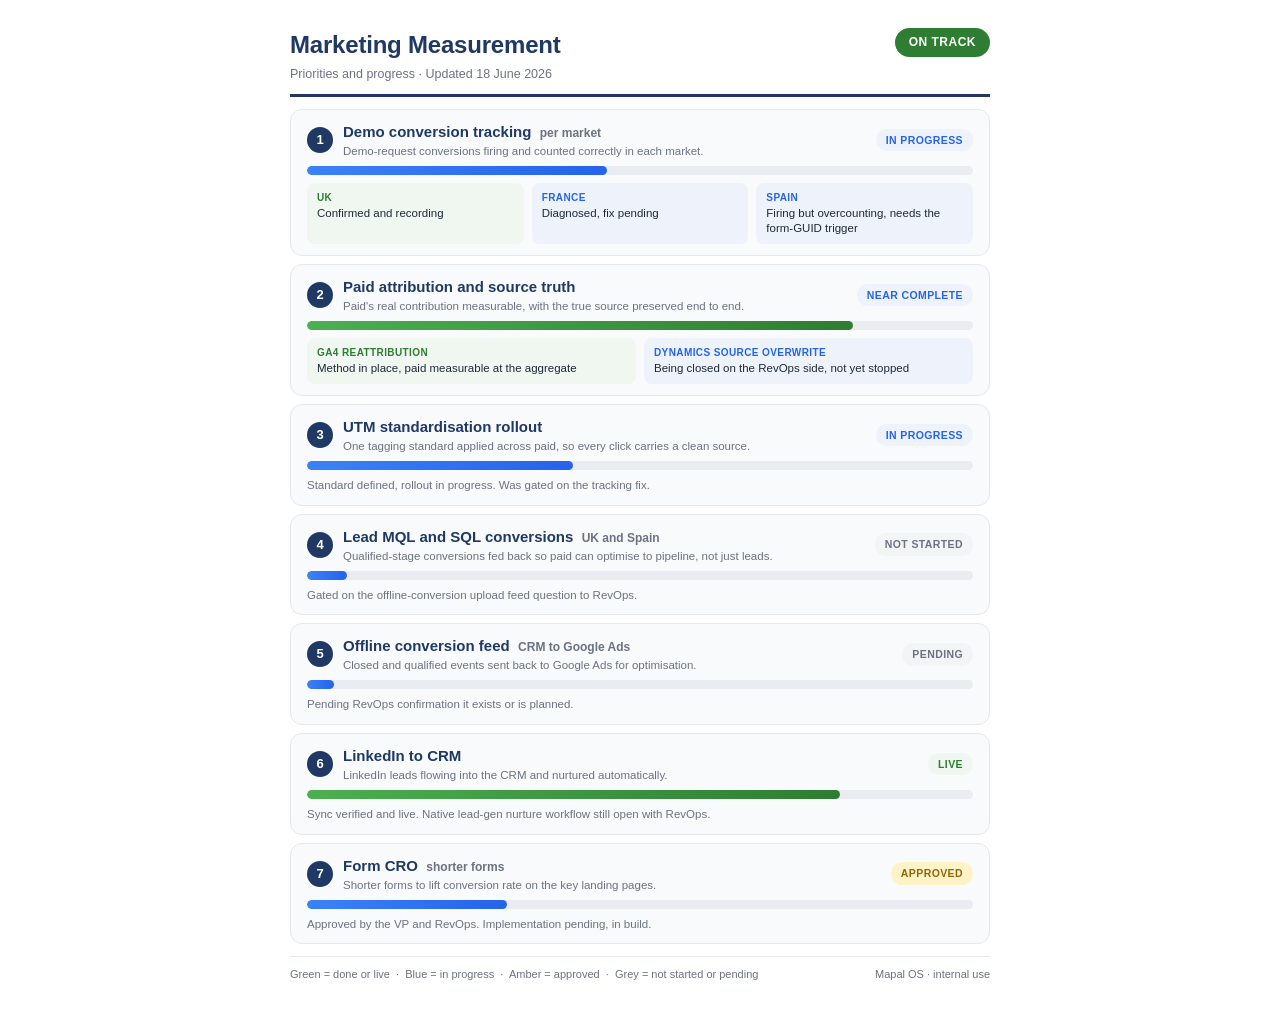
<file: tracker.html>
<!DOCTYPE html>
<html lang="en">
<head>
<meta charset="utf-8">
<title>Marketing Measurement Priorities and Progress</title>
<style>
  :root{--navy:#1F3864;--green:#2E7D32;--blue:#2563EB;--grey:#6B7280;--ink:#1f2937;--line:#E5E7EB;--greenbg:#F0F7F1;--bluebg:#EEF3FB;--cardbg:#F8FAFC;}
  *{box-sizing:border-box;margin:0;padding:0;}
  body{font-family:-apple-system,Segoe UI,Roboto,Helvetica,Arial,sans-serif;color:var(--ink);background:#fff;line-height:1.4;}
  .page{width:760px;margin:0 auto;padding:28px 30px;}
  .top{display:flex;justify-content:space-between;align-items:flex-start;border-bottom:3px solid var(--navy);padding-bottom:11px;margin-bottom:12px;}
  h1{font-size:24px;color:var(--navy);letter-spacing:-0.2px;white-space:nowrap;}
  .sub{font-size:12.5px;color:var(--grey);margin-top:4px;}
  .badge{background:var(--green);color:#fff;font-size:12px;font-weight:700;padding:6px 14px;border-radius:999px;letter-spacing:.5px;white-space:nowrap;}
  .cards{margin-bottom:12px;}
  .card{border:1px solid var(--line);border-radius:12px;padding:11px 16px;background:var(--cardbg);margin-bottom:8px;}
  .card:last-child{margin-bottom:0;}
  .chead{display:flex;align-items:center;margin-bottom:7px;}
  .num{width:26px;height:26px;border-radius:50%;background:var(--navy);color:#fff;font-weight:700;font-size:13px;text-align:center;line-height:26px;margin-right:10px;flex:none;}
  .cmid{flex:1;min-width:0;}
  .ctitle{font-size:15px;font-weight:700;color:var(--navy);}
  .tag{font-weight:600;color:var(--grey);font-size:12px;}
  .cdesc{font-size:11.5px;color:var(--grey);margin-top:1px;}
  .pill{margin-left:auto;font-size:10.5px;font-weight:700;padding:4px 10px;border-radius:999px;letter-spacing:.4px;flex:none;white-space:nowrap;}
  .pill.prog{background:var(--bluebg);color:var(--blue);}
  .pill.done{background:var(--greenbg);color:var(--green);}
  .pill.appr{background:#FEF3C7;color:#92660b;}
  .pill.wait{background:#F3F4F6;color:var(--grey);}
  .bar{height:9px;background:#E9EDF2;border-radius:6px;overflow:hidden;margin:2px 0 8px;}
  .fill{height:100%;background:linear-gradient(90deg,#3b82f6,#2563EB);border-radius:6px;}
  .fill.g{background:linear-gradient(90deg,#4CAF50,#2E7D32);}
  .steps{display:flex;}
  .step{flex:1;border-radius:8px;padding:8px 10px;font-size:11.5px;line-height:1.3;margin-right:8px;}
  .steps .step:last-child{margin-right:0;}
  .step .lab{font-weight:700;display:block;font-size:10px;text-transform:uppercase;letter-spacing:.4px;margin-bottom:2px;}
  .step.done{background:var(--greenbg);} .step.done .lab{color:var(--green);}
  .step.now{background:var(--bluebg);} .step.now .lab{color:var(--blue);}
  .note{font-size:11.5px;color:var(--grey);line-height:1.35;}
  .legend{font-size:11px;color:var(--grey);border-top:1px solid var(--line);padding-top:10px;margin-top:2px;display:flex;justify-content:space-between;}
  @page{size:A4;margin:12mm;}
  @media print{body{-webkit-print-color-adjust:exact;print-color-adjust:exact;}.page{width:auto;padding:0;}}
</style>
</head>
<body>
<div class="page">
  <div class="top">
    <div><h1>Marketing Measurement</h1><div class="sub">Priorities and progress &middot; Updated 18 June 2026</div></div>
    <div class="badge">ON TRACK</div>
  </div>
  <div class="cards">

    <div class="card">
      <div class="chead"><div class="num">1</div>
        <div class="cmid"><div class="ctitle">Demo conversion tracking &nbsp;<span class="tag">per market</span></div>
        <div class="cdesc">Demo-request conversions firing and counted correctly in each market.</div></div>
        <div class="pill prog">IN PROGRESS</div></div>
      <div class="bar"><div class="fill" style="width:45%"></div></div>
      <div class="steps">
        <div class="step done"><span class="lab">UK</span>Confirmed and recording</div>
        <div class="step now"><span class="lab">France</span>Diagnosed, fix pending</div>
        <div class="step now"><span class="lab">Spain</span>Firing but overcounting, needs the form-GUID trigger</div>
      </div>
    </div>

    <div class="card">
      <div class="chead"><div class="num">2</div>
        <div class="cmid"><div class="ctitle">Paid attribution and source truth</div>
        <div class="cdesc">Paid's real contribution measurable, with the true source preserved end to end.</div></div>
        <div class="pill prog">NEAR COMPLETE</div></div>
      <div class="bar"><div class="fill g" style="width:82%"></div></div>
      <div class="steps">
        <div class="step done"><span class="lab">GA4 reattribution</span>Method in place, paid measurable at the aggregate</div>
        <div class="step now"><span class="lab">Dynamics source overwrite</span>Being closed on the RevOps side, not yet stopped</div>
      </div>
    </div>

    <div class="card">
      <div class="chead"><div class="num">3</div>
        <div class="cmid"><div class="ctitle">UTM standardisation rollout</div>
        <div class="cdesc">One tagging standard applied across paid, so every click carries a clean source.</div></div>
        <div class="pill prog">IN PROGRESS</div></div>
      <div class="bar"><div class="fill" style="width:40%"></div></div>
      <div class="note">Standard defined, rollout in progress. Was gated on the tracking fix.</div>
    </div>

    <div class="card">
      <div class="chead"><div class="num">4</div>
        <div class="cmid"><div class="ctitle">Lead MQL and SQL conversions &nbsp;<span class="tag">UK and Spain</span></div>
        <div class="cdesc">Qualified-stage conversions fed back so paid can optimise to pipeline, not just leads.</div></div>
        <div class="pill wait">NOT STARTED</div></div>
      <div class="bar"><div class="fill" style="width:6%"></div></div>
      <div class="note">Gated on the offline-conversion upload feed question to RevOps.</div>
    </div>

    <div class="card">
      <div class="chead"><div class="num">5</div>
        <div class="cmid"><div class="ctitle">Offline conversion feed &nbsp;<span class="tag">CRM to Google Ads</span></div>
        <div class="cdesc">Closed and qualified events sent back to Google Ads for optimisation.</div></div>
        <div class="pill wait">PENDING</div></div>
      <div class="bar"><div class="fill" style="width:4%"></div></div>
      <div class="note">Pending RevOps confirmation it exists or is planned.</div>
    </div>

    <div class="card">
      <div class="chead"><div class="num">6</div>
        <div class="cmid"><div class="ctitle">LinkedIn to CRM</div>
        <div class="cdesc">LinkedIn leads flowing into the CRM and nurtured automatically.</div></div>
        <div class="pill done">LIVE</div></div>
      <div class="bar"><div class="fill g" style="width:80%"></div></div>
      <div class="note">Sync verified and live. Native lead-gen nurture workflow still open with RevOps.</div>
    </div>

    <div class="card">
      <div class="chead"><div class="num">7</div>
        <div class="cmid"><div class="ctitle">Form CRO &nbsp;<span class="tag">shorter forms</span></div>
        <div class="cdesc">Shorter forms to lift conversion rate on the key landing pages.</div></div>
        <div class="pill appr">APPROVED</div></div>
      <div class="bar"><div class="fill" style="width:30%"></div></div>
      <div class="note">Approved by the VP and RevOps. Implementation pending, in build.</div>
    </div>

  </div>
  <div class="legend"><span>Green = done or live &nbsp;&middot;&nbsp; Blue = in progress &nbsp;&middot;&nbsp; Amber = approved &nbsp;&middot;&nbsp; Grey = not started or pending</span><span>Mapal OS &middot; internal use</span></div>
</div>
</body>
</html>
</file>
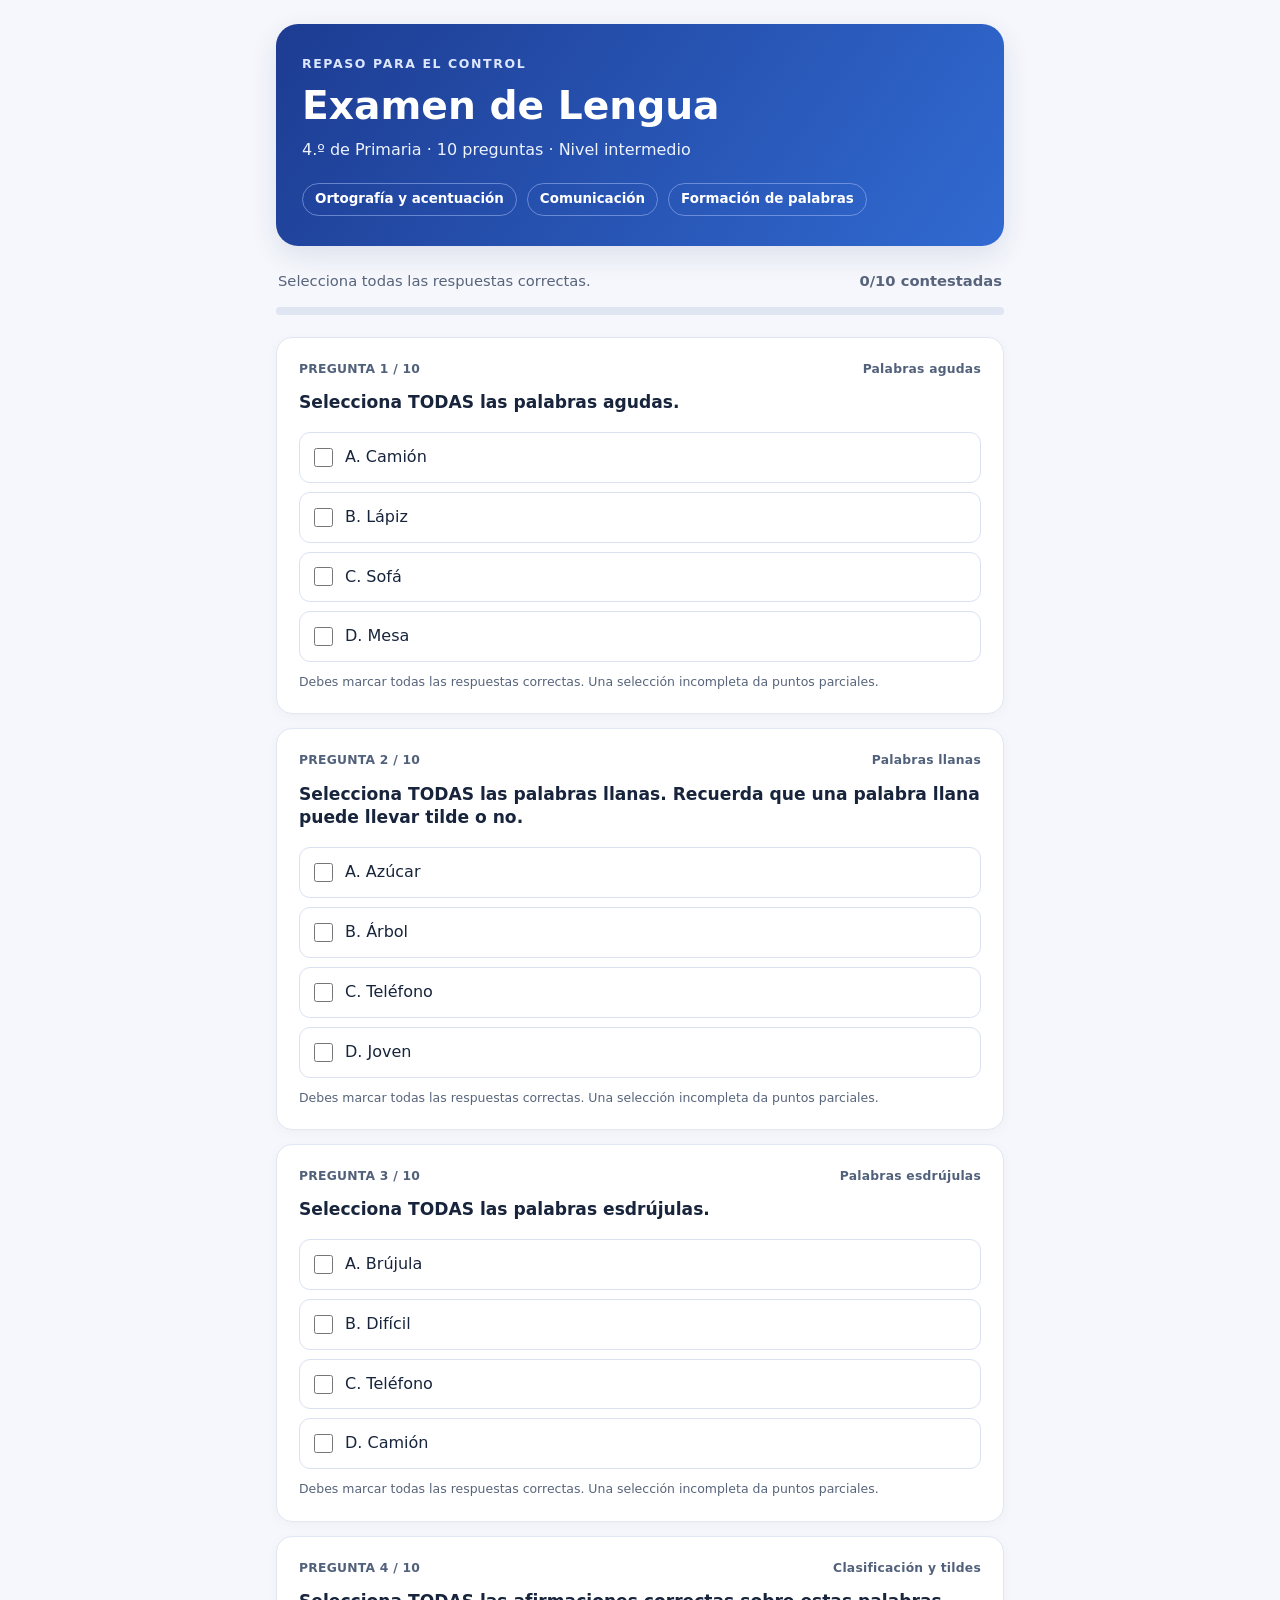
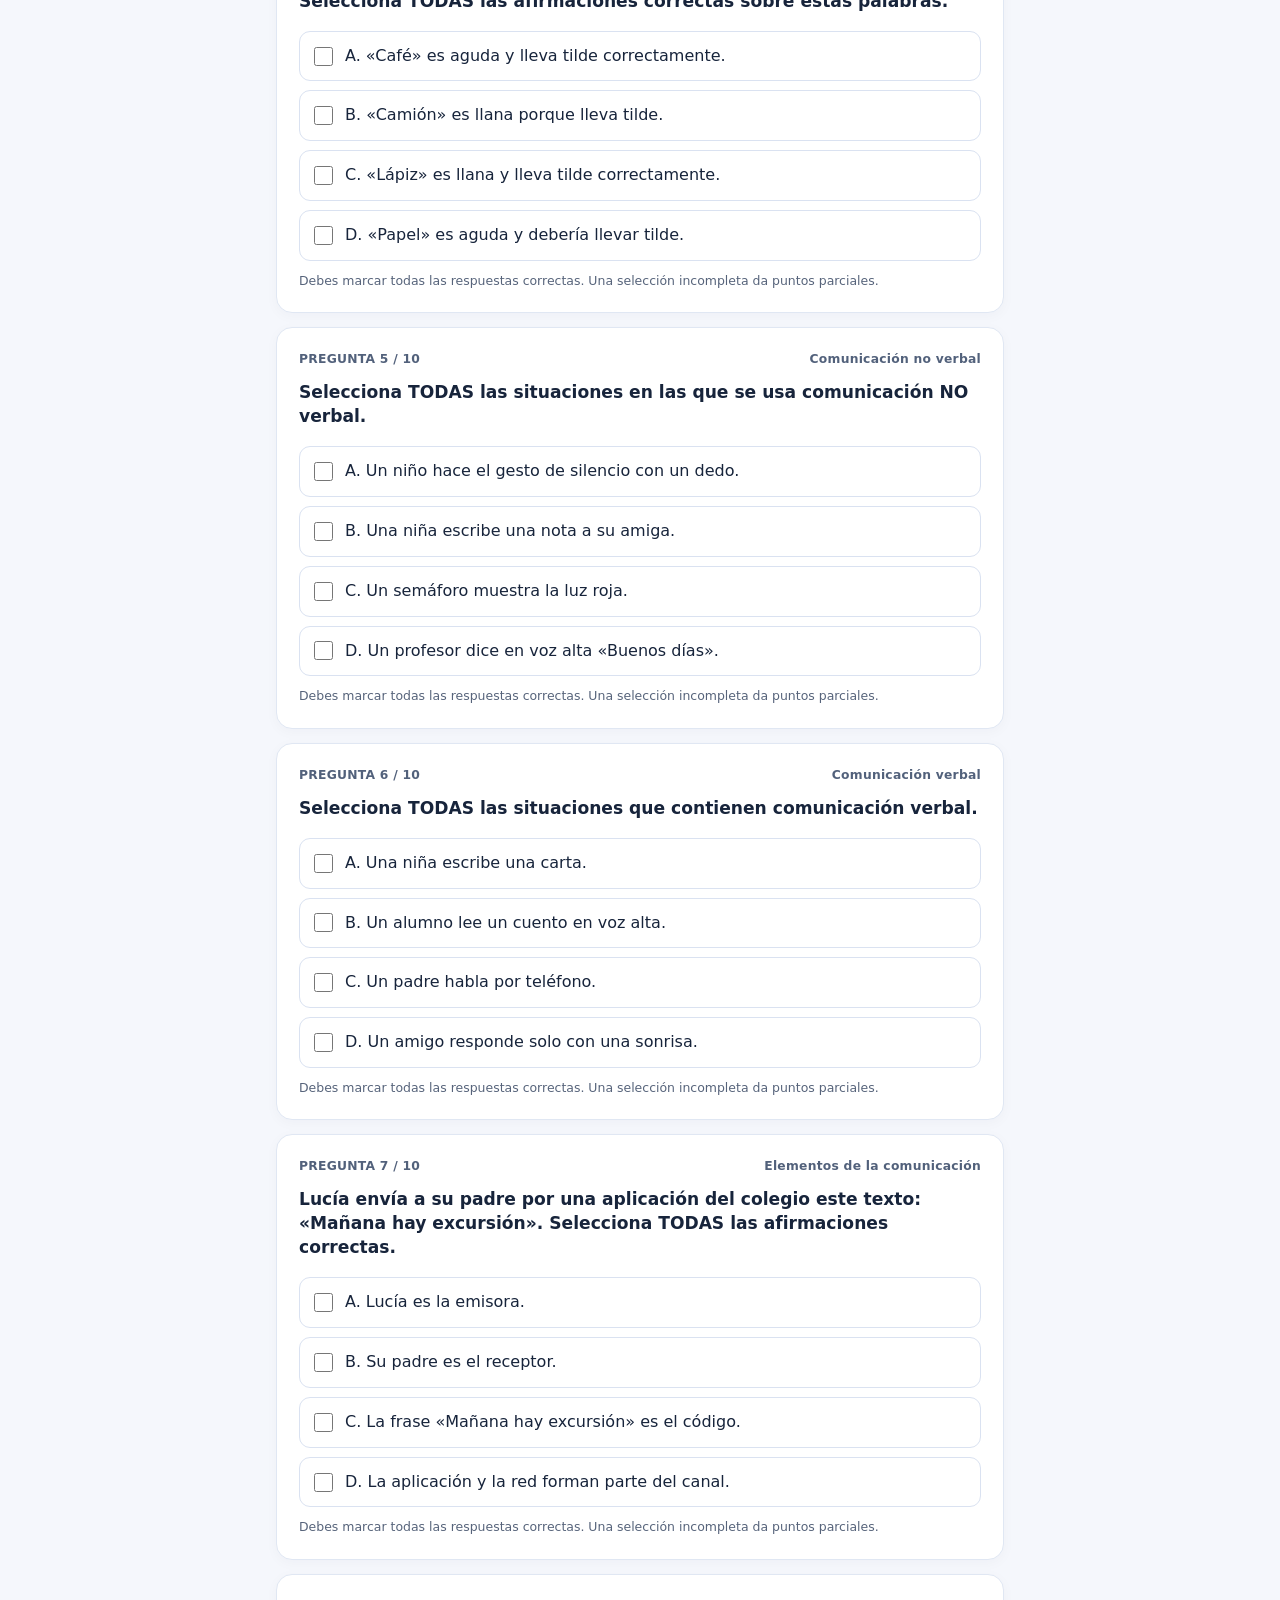
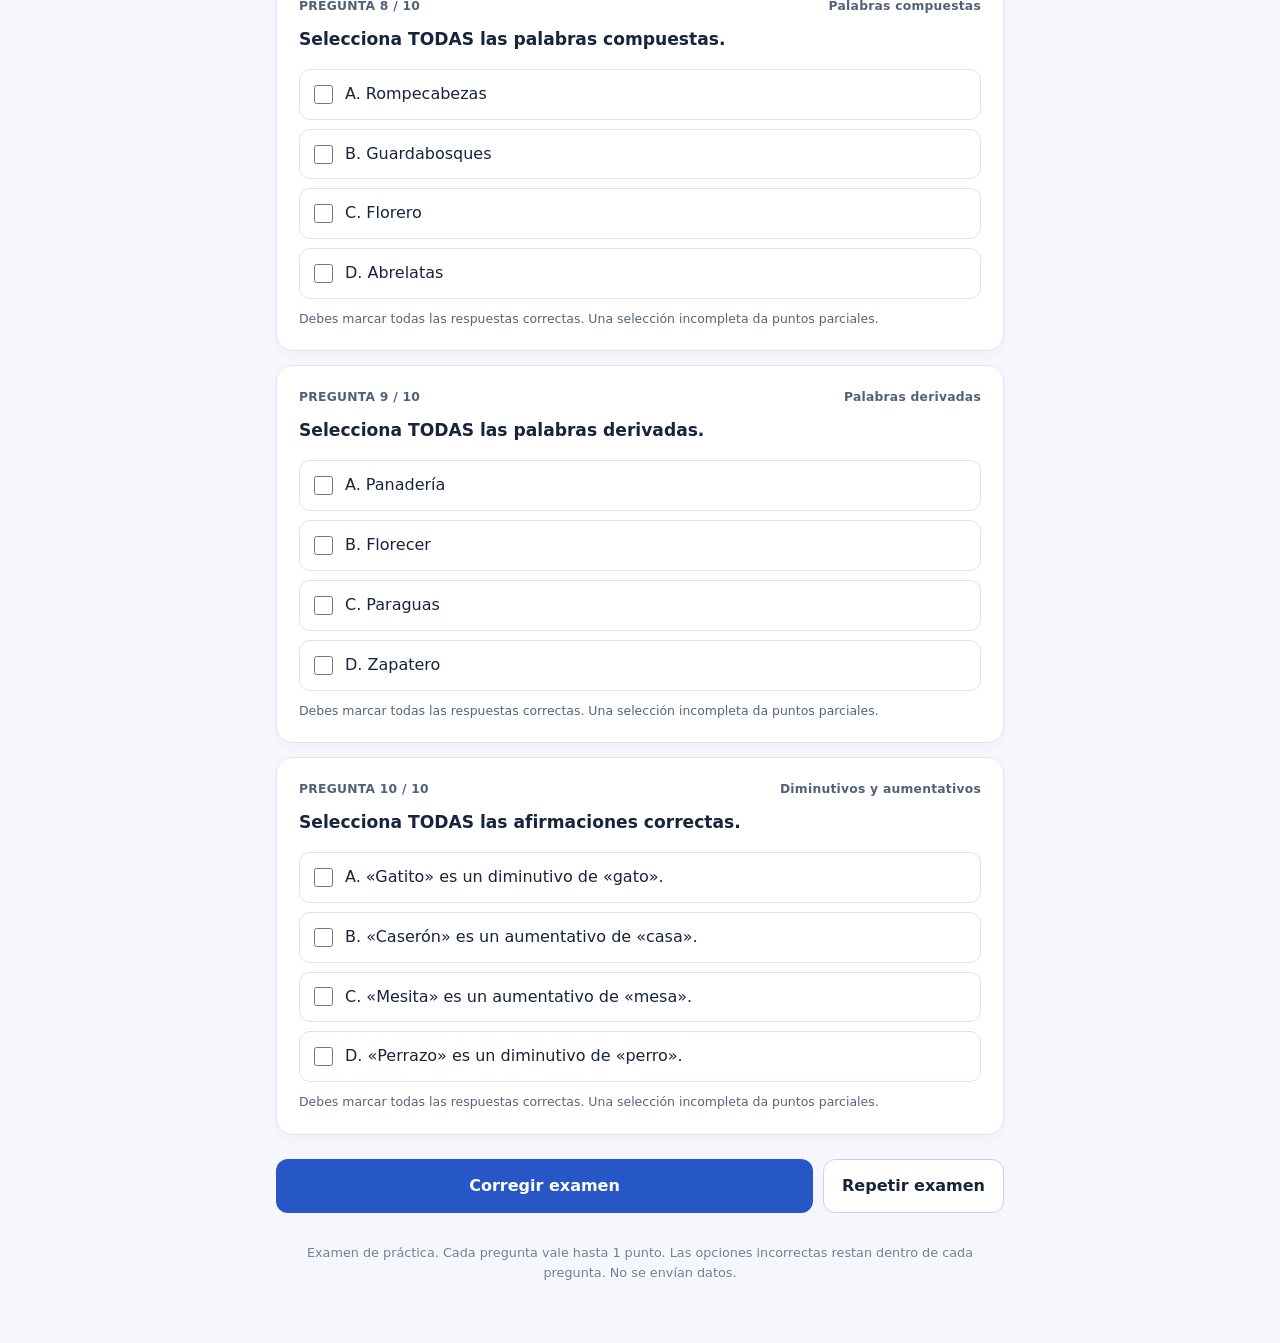
<file: examenes/lengua-4-primaria-10-preguntas.html>
<!doctype html>
<html lang="es">
<head>
<meta charset="utf-8">
<meta name="viewport" content="width=device-width, initial-scale=1">
<meta name="color-scheme" content="light">
<title>Examen de Lengua · 4.º de Primaria</title>
<style>
:root{--ink:#17243b;--muted:#57647b;--blue:#2756c7;--line:#e0e7f3;--wash:#f5f7fc;--good:#146c44;--bad:#aa3347}
*{box-sizing:border-box}html{scroll-behavior:smooth}body{margin:0;background:var(--wash);font-family:system-ui,-apple-system,BlinkMacSystemFont,"Segoe UI",sans-serif;color:var(--ink);line-height:1.55}
main{max-width:760px;margin:auto;padding:24px 16px 60px}
header{background:linear-gradient(125deg,#1d3c92,#316ad1);color:white;border-radius:22px;padding:30px 26px;box-shadow:0 10px 28px #172d641c}
.eyebrow{font-weight:700;font-size:.78rem;letter-spacing:.13em;text-transform:uppercase;color:#dce7ff}
h1{font-size:clamp(1.7rem,5vw,2.45rem);line-height:1.15;margin:10px 0}
header p{margin:0;color:#edf3ff}.meta{display:flex;gap:10px;flex-wrap:wrap;margin-top:20px}
.meta span{padding:5px 12px;border:1px solid #a8bef785;border-radius:25px;font-size:.84rem;font-weight:600}
.toolbar{display:flex;justify-content:space-between;align-items:center;gap:16px;margin:24px 2px 14px;font-size:.92rem;color:var(--muted)}
.track{height:8px;background:#dfe5f1;border-radius:8px;overflow:hidden;margin-bottom:22px}.bar{height:100%;width:0;background:var(--blue);transition:width .2s}
.question{background:white;border:1px solid var(--line);border-radius:16px;padding:22px;margin:14px 0;box-shadow:0 3px 13px #101e3a08}
.qtop{display:flex;gap:10px;justify-content:space-between;color:#52617b;font-size:.77rem;font-weight:700;letter-spacing:.02em}
h2{font-size:1.07rem;line-height:1.4;margin:12px 0 17px}
.choices{display:grid;gap:9px}
label.choice{cursor:pointer;display:flex;align-items:center;gap:12px;padding:12px 14px;border:1.5px solid #dae2f1;border-radius:11px;background:white;transition:background .15s,border .15s}
label.choice:has(input:checked){background:#eef4ff;border-color:#5882e5}
label.choice:focus-within{outline:2px solid #6d95ee;outline-offset:2px}
label.choice input{width:19px;height:19px;accent-color:var(--blue);margin:0;flex:none}
.note{font-size:.78rem;color:var(--muted);margin:10px 0 0}
.feedback{display:none;border-radius:10px;margin-top:14px;padding:12px 13px;font-size:.9rem}
.question.correct .feedback{display:block;background:#e9f7ef;color:var(--good)}
.question.incorrect .feedback{display:block;background:#fff0f1;color:var(--bad)}
.question.incorrect{border-color:#eab8c0}.question.partial{border-color:#edd398}.question.partial .feedback{display:block;background:#fff5db;color:#926117}.question.correct{border-color:#a6dcc0}
.actions{display:flex;gap:10px;flex-wrap:wrap;margin-top:24px}
button{font:inherit;font-weight:750;border-radius:12px;padding:14px 18px;cursor:pointer}
#check{background:var(--blue);color:#fff;border:0;flex:1;min-width:190px}
#reset{background:white;color:var(--ink);border:1px solid #c9d3e5}
button:hover{filter:brightness(.96)}button:focus-visible{outline:3px solid #91aff4;outline-offset:3px}
#result{display:none;margin-top:24px;padding:24px;border-radius:17px;border:2px solid #b5c9ed;background:#eaf0ff}
.score{font-size:2.4rem;font-weight:850;line-height:1.2;color:#1b409d}#result p{margin:10px 0 0}
footer{margin-top:30px;color:#748098;font-size:.8rem;text-align:center}
@media(max-width:500px){main{padding:12px 12px 40px}header{padding:24px 20px}.question{padding:18px 14px}.meta{gap:6px}}
</style>
</head>
<body>
<main>
<header><div class="eyebrow">Repaso para el control</div><h1>Examen de Lengua</h1><p>4.º de Primaria · 10 preguntas · Nivel intermedio</p><div class="meta"><span>Ortografía y acentuación</span><span>Comunicación</span><span>Formación de palabras</span></div></header>
<div class="toolbar"><span>Selecciona todas las respuestas correctas.</span><strong id="counter" aria-live="polite">0/10 contestadas</strong></div>
<div class="track" aria-hidden="true"><div class="bar" id="bar"></div></div>
<form id="quiz" novalidate><div id="questions"></div>
<div class="actions"><button type="submit" id="check">Corregir examen</button><button type="button" id="reset">Repetir examen</button></div>
</form>
<section id="result" aria-live="polite" tabindex="-1"><div class="score" id="score"></div><p id="summary"></p></section>
<footer>Examen de práctica. Cada pregunta vale hasta 1 punto. Las opciones incorrectas restan dentro de cada pregunta. No se envían datos.</footer>
</main>
<script>
"use strict";
const data=[{"theme":"Palabras agudas","q":"Selecciona TODAS las palabras agudas.","options":["Camión","Lápiz","Sofá","Mesa"],"correct":[0,2],"explain":"Camión (ca-mión) y sofá (so-fá) tienen la fuerza en la última sílaba. Lápiz y mesa son llanas."},{"theme":"Palabras llanas","q":"Selecciona TODAS las palabras llanas. Recuerda que una palabra llana puede llevar tilde o no.","options":["Azúcar","Árbol","Teléfono","Joven"],"correct":[0,1,3],"explain":"Azúcar, árbol y joven tienen la fuerza en la penúltima sílaba. Teléfono es esdrújula."},{"theme":"Palabras esdrújulas","q":"Selecciona TODAS las palabras esdrújulas.","options":["Brújula","Difícil","Teléfono","Camión"],"correct":[0,2],"explain":"Brújula (brú-ju-la) y teléfono (te-lé-fo-no) tienen la fuerza en la antepenúltima sílaba. Difícil es llana y camión es aguda."},{"theme":"Clasificación y tildes","q":"Selecciona TODAS las afirmaciones correctas sobre estas palabras.","options":["«Café» es aguda y lleva tilde correctamente.","«Camión» es llana porque lleva tilde.","«Lápiz» es llana y lleva tilde correctamente.","«Papel» es aguda y debería llevar tilde."],"correct":[0,2],"explain":"Café es aguda y acaba en vocal; lápiz es llana y acaba en consonante distinta de n o s. Camión es aguda. Papel es aguda y acaba en l, por eso no lleva tilde."},{"theme":"Comunicación no verbal","q":"Selecciona TODAS las situaciones en las que se usa comunicación NO verbal.","options":["Un niño hace el gesto de silencio con un dedo.","Una niña escribe una nota a su amiga.","Un semáforo muestra la luz roja.","Un profesor dice en voz alta «Buenos días»."],"correct":[0,2],"explain":"Un gesto y la luz de un semáforo transmiten información sin palabras. Una nota escrita y una frase hablada son comunicación verbal."},{"theme":"Comunicación verbal","q":"Selecciona TODAS las situaciones que contienen comunicación verbal.","options":["Una niña escribe una carta.","Un alumno lee un cuento en voz alta.","Un padre habla por teléfono.","Un amigo responde solo con una sonrisa."],"correct":[0,1,2],"explain":"La comunicación verbal utiliza palabras, escritas o habladas. Una sonrisa sin palabras es comunicación no verbal."},{"theme":"Elementos de la comunicación","q":"Lucía envía a su padre por una aplicación del colegio este texto: «Mañana hay excursión». Selecciona TODAS las afirmaciones correctas.","options":["Lucía es la emisora.","Su padre es el receptor.","La frase «Mañana hay excursión» es el código.","La aplicación y la red forman parte del canal."],"correct":[0,1,3],"explain":"Lucía envía el mensaje y su padre lo recibe. La frase es el mensaje, no el código. El canal es el medio por el que se transmite."},{"theme":"Palabras compuestas","q":"Selecciona TODAS las palabras compuestas.","options":["Rompecabezas","Guardabosques","Florero","Abrelatas"],"correct":[0,1,3],"explain":"Rompecabezas, guardabosques y abrelatas se forman al unir palabras o bases. Florero deriva de flor con el sufijo -ero."},{"theme":"Palabras derivadas","q":"Selecciona TODAS las palabras derivadas.","options":["Panadería","Florecer","Paraguas","Zapatero"],"correct":[0,1,3],"explain":"Panadería deriva de pan, florecer de flor y zapatero de zapato. Paraguas es una palabra compuesta."},{"theme":"Diminutivos y aumentativos","q":"Selecciona TODAS las afirmaciones correctas.","options":["«Gatito» es un diminutivo de «gato».","«Caserón» es un aumentativo de «casa».","«Mesita» es un aumentativo de «mesa».","«Perrazo» es un diminutivo de «perro»."],"correct":[0,1],"explain":"Gatito y mesita son diminutivos. Caserón y perrazo son aumentativos. Las terminaciones pueden expresar tamaño, cariño o intensidad."}];
const letters=["A","B","C","D"];
const holder=document.getElementById("questions");
const form=document.getElementById("quiz");
let graded=false;
function make(tag,cls,text){const n=document.createElement(tag);if(cls)n.className=cls;if(text!==undefined)n.textContent=text;return n;}
function render(){
  holder.replaceChildren();
  data.forEach((item,i)=>{
    const card=make("section","question");
    const top=make("div","qtop");top.append(make("span","", "PREGUNTA "+(i+1)+" / 10"),make("span","",item.theme));card.append(top);
    card.append(make("h2","",item.q));
    const group=make("div","choices");
    item.options.forEach((option,j)=>{
      const label=make("label","choice");
      const input=document.createElement("input");input.type=item.correct.length>1?"checkbox":"radio";input.name="q"+i;input.value=String(j);input.setAttribute("aria-label",option);
      label.append(input,make("span","",letters[j]+".  "+option));group.append(label);
    });
    card.append(group);
    if(item.correct.length>1)card.append(make("p","note","Debes marcar todas las respuestas correctas. Una selección incompleta da puntos parciales."));
    const fb=make("div","feedback");fb.setAttribute("aria-live","polite");card.append(fb);
    holder.append(card);
  });
  graded=false;document.getElementById("result").style.display="none";document.getElementById("check").disabled=false;document.getElementById("check").textContent="Corregir examen";
  document.querySelectorAll(".question").forEach(c=>c.classList.remove("correct","incorrect"));
  update();
}
function chosen(i){return [...document.querySelectorAll('input[name="q'+i+'"]:checked')].map(el=>Number(el.value)).sort((a,b)=>a-b);}
function update(){const answered=data.reduce((acc,_,i)=>acc+(chosen(i).length>0?1:0),0);document.getElementById("counter").textContent=answered+"/10 contestadas";document.getElementById("bar").style.width=(answered*10)+"%";}
holder.addEventListener("change",()=>{if(!graded)update();});
form.addEventListener("submit",e=>{
 e.preventDefault();if(graded)return;
 const firstMissing=data.findIndex((_,i)=>chosen(i).length===0);
 if(firstMissing!==-1){alert("Faltan preguntas por responder. Revisa la pregunta "+(firstMissing+1)+".");document.querySelectorAll(".question")[firstMissing].scrollIntoView({behavior:"smooth",block:"center"});return;}
 let points=0;
 [...document.querySelectorAll(".question")].forEach((card,i)=>{
  const item=data[i],choice=chosen(i);
  const hits=choice.filter(j=>item.correct.includes(j)).length;
  const mistakes=choice.filter(j=>!item.correct.includes(j)).length;
  const earned=Math.max(0,(hits-mistakes)/item.correct.length);
  points+=earned;
  const status=earned===1?"correct":earned>0?"partial":"incorrect";
  card.classList.add(status);
  const correctText=item.correct.map(j=>item.options[j]).join("; ");
  const unit=earned.toFixed(2).replace(".",",");
  card.querySelector(".feedback").textContent=(earned===1?"✓ Respuesta completa. ":earned>0?"◐ Respuesta parcial. ":"✗ No se han conseguido puntos. ")+"Puntos: "+unit+"/1. Respuestas correctas: "+correctText+". "+item.explain;
  card.querySelectorAll("input").forEach(el=>el.disabled=true);
 });
 graded=true;
 const result=document.getElementById("result");result.style.display="block";
 const score=Math.round(points*10)/10;
 document.getElementById("score").textContent=score.toFixed(1).replace(".",",")+"/10";
 document.getElementById("summary").textContent=points===10?"¡Muy bien! Has identificado todas las opciones correctas.":points>=7?"Buen trabajo. Revisa las respuestas parciales o incorrectas.":"Repasa las explicaciones y vuelve a intentarlo. Se restan aciertos por cada opción incorrecta marcada.";
 document.getElementById("check").disabled=true;
 result.scrollIntoView({behavior:"smooth",block:"center"});result.focus({preventScroll:true});
});
document.getElementById("reset").addEventListener("click",()=>{form.reset();render();window.scrollTo({top:0,behavior:"smooth"});});
render();
</script>
</body></html>
</file>
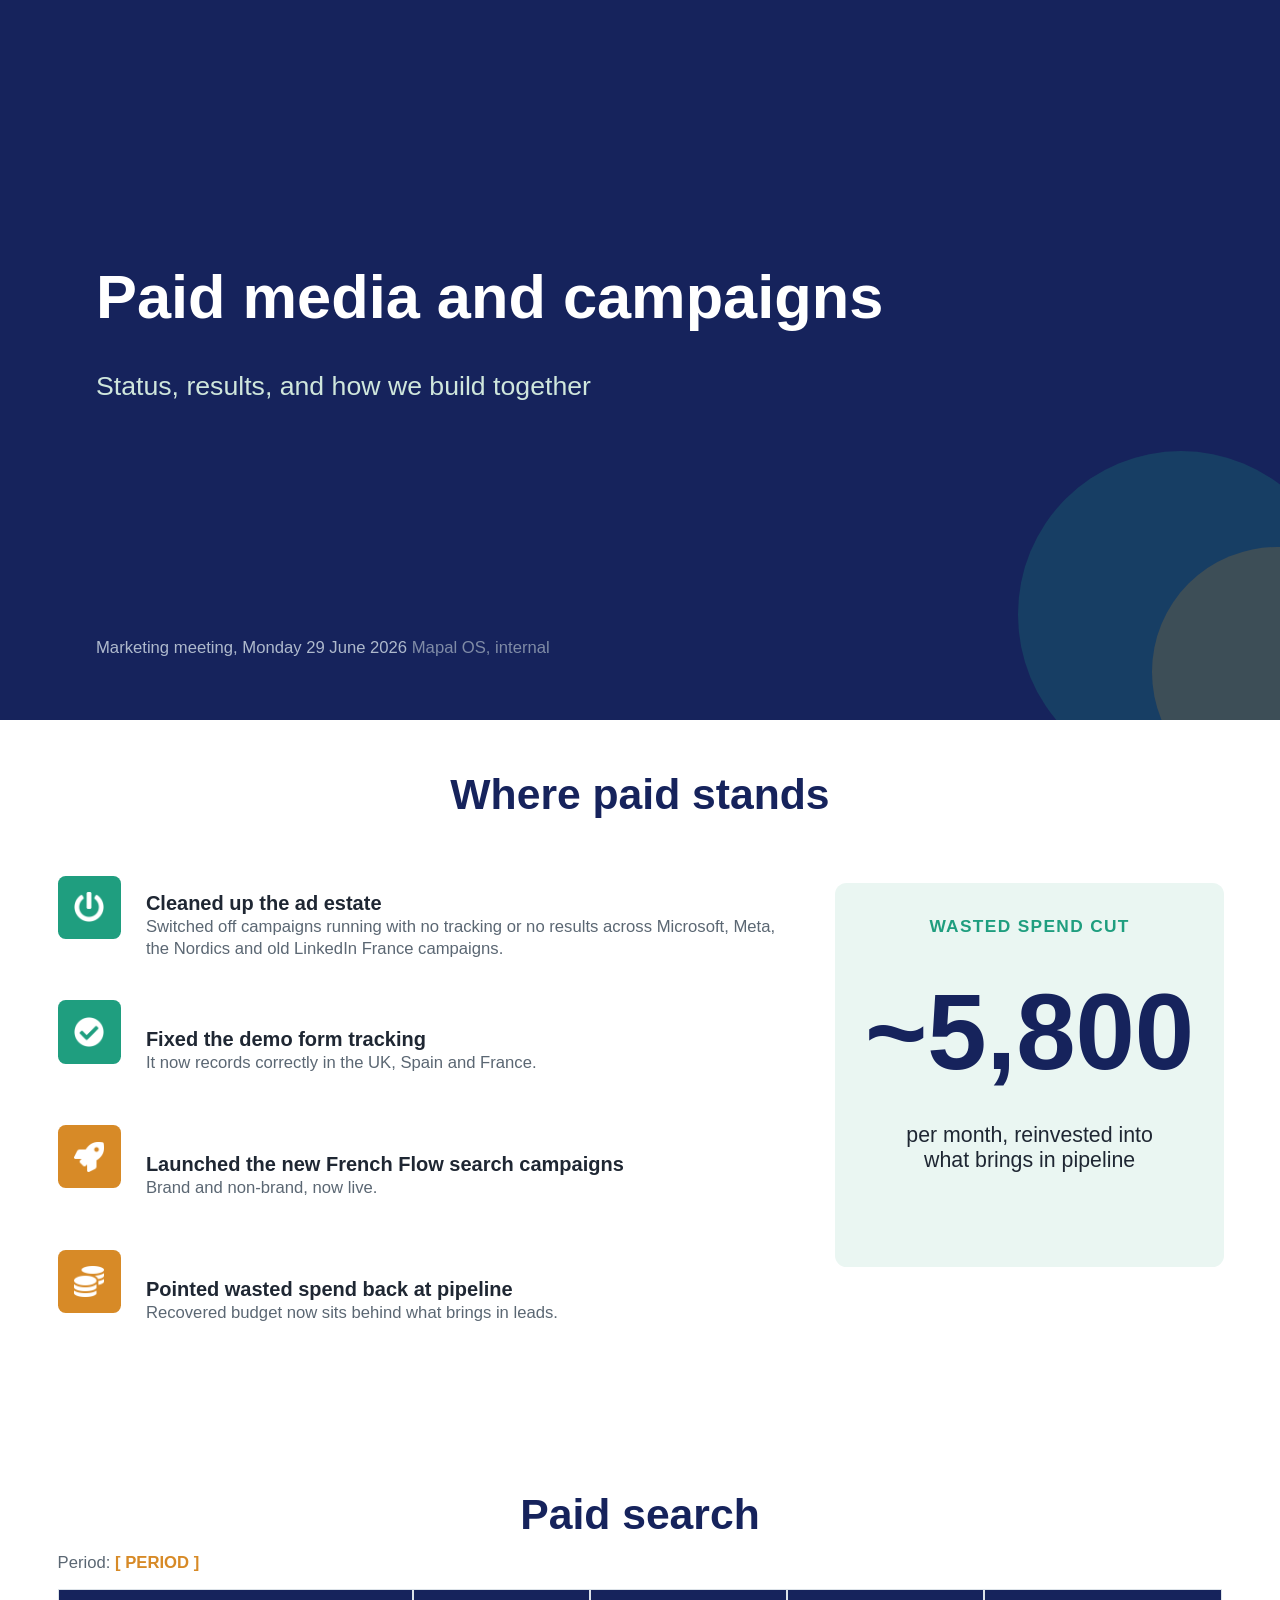
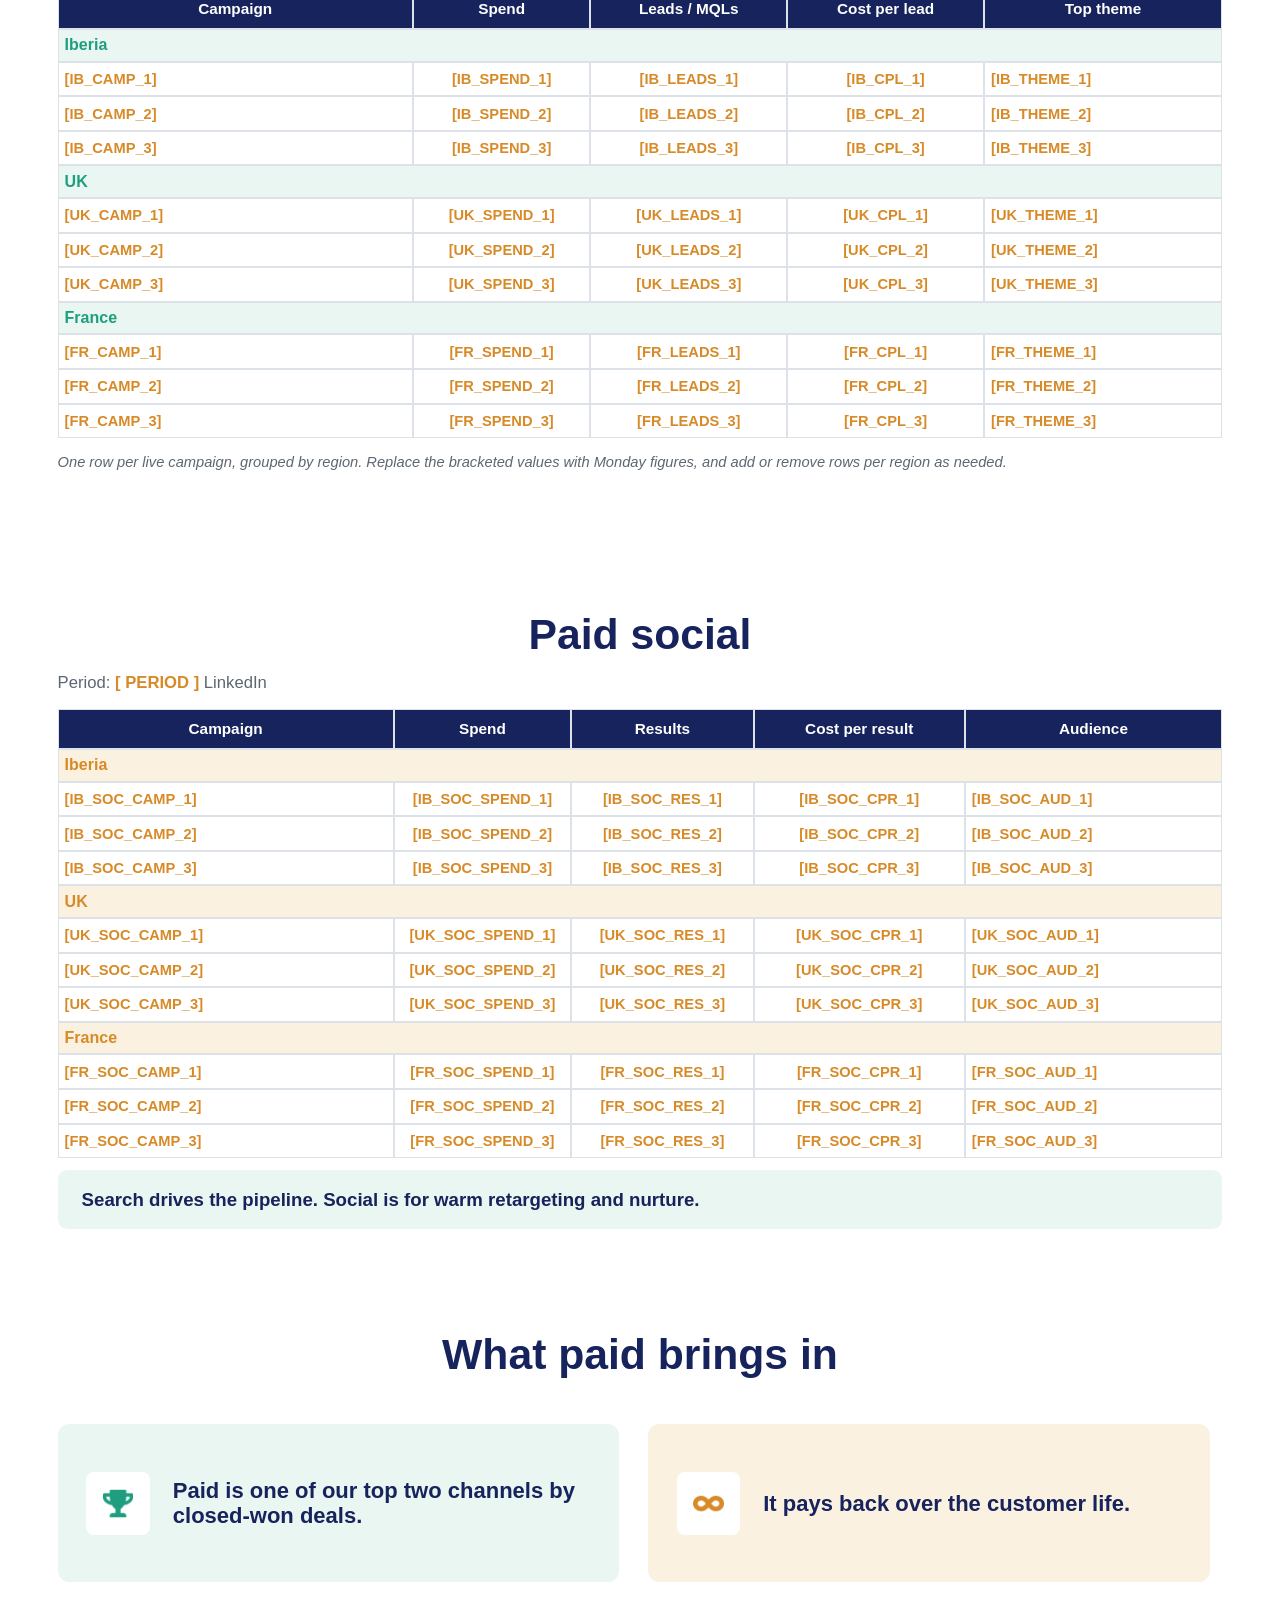
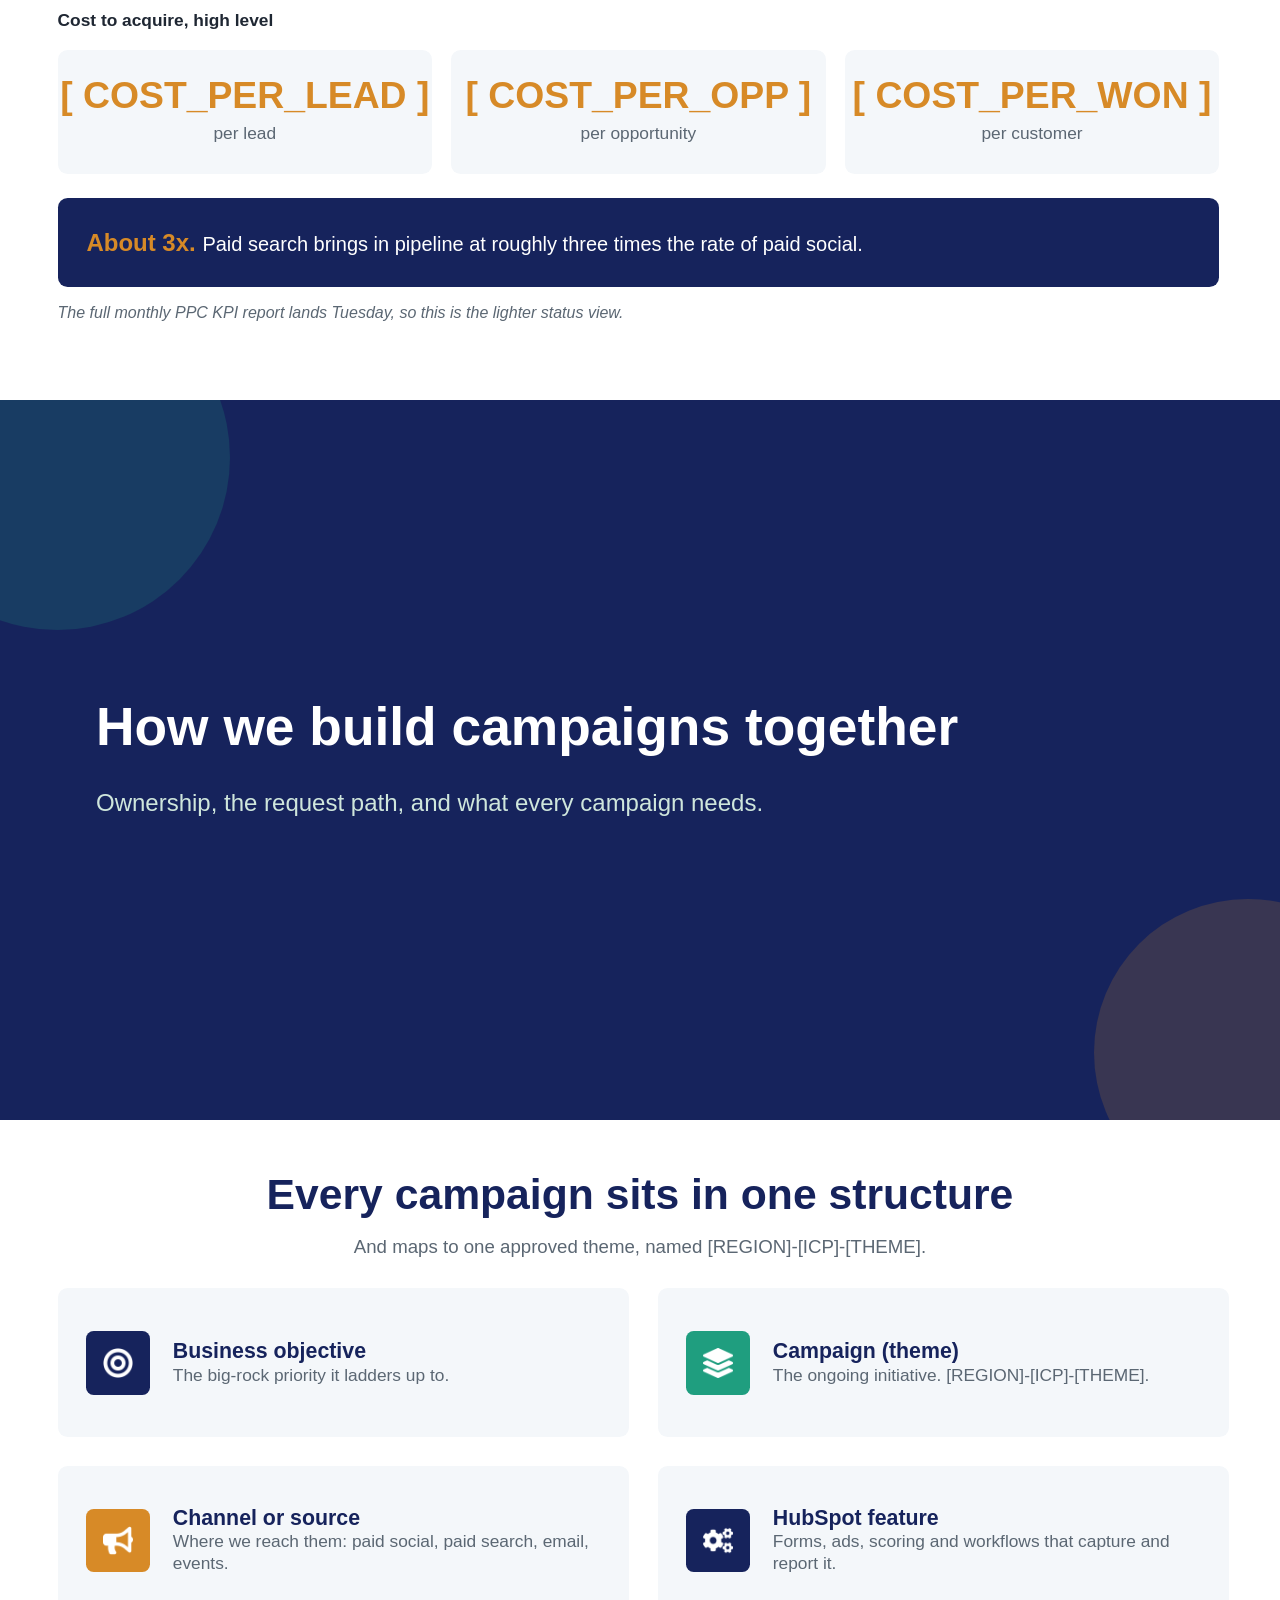
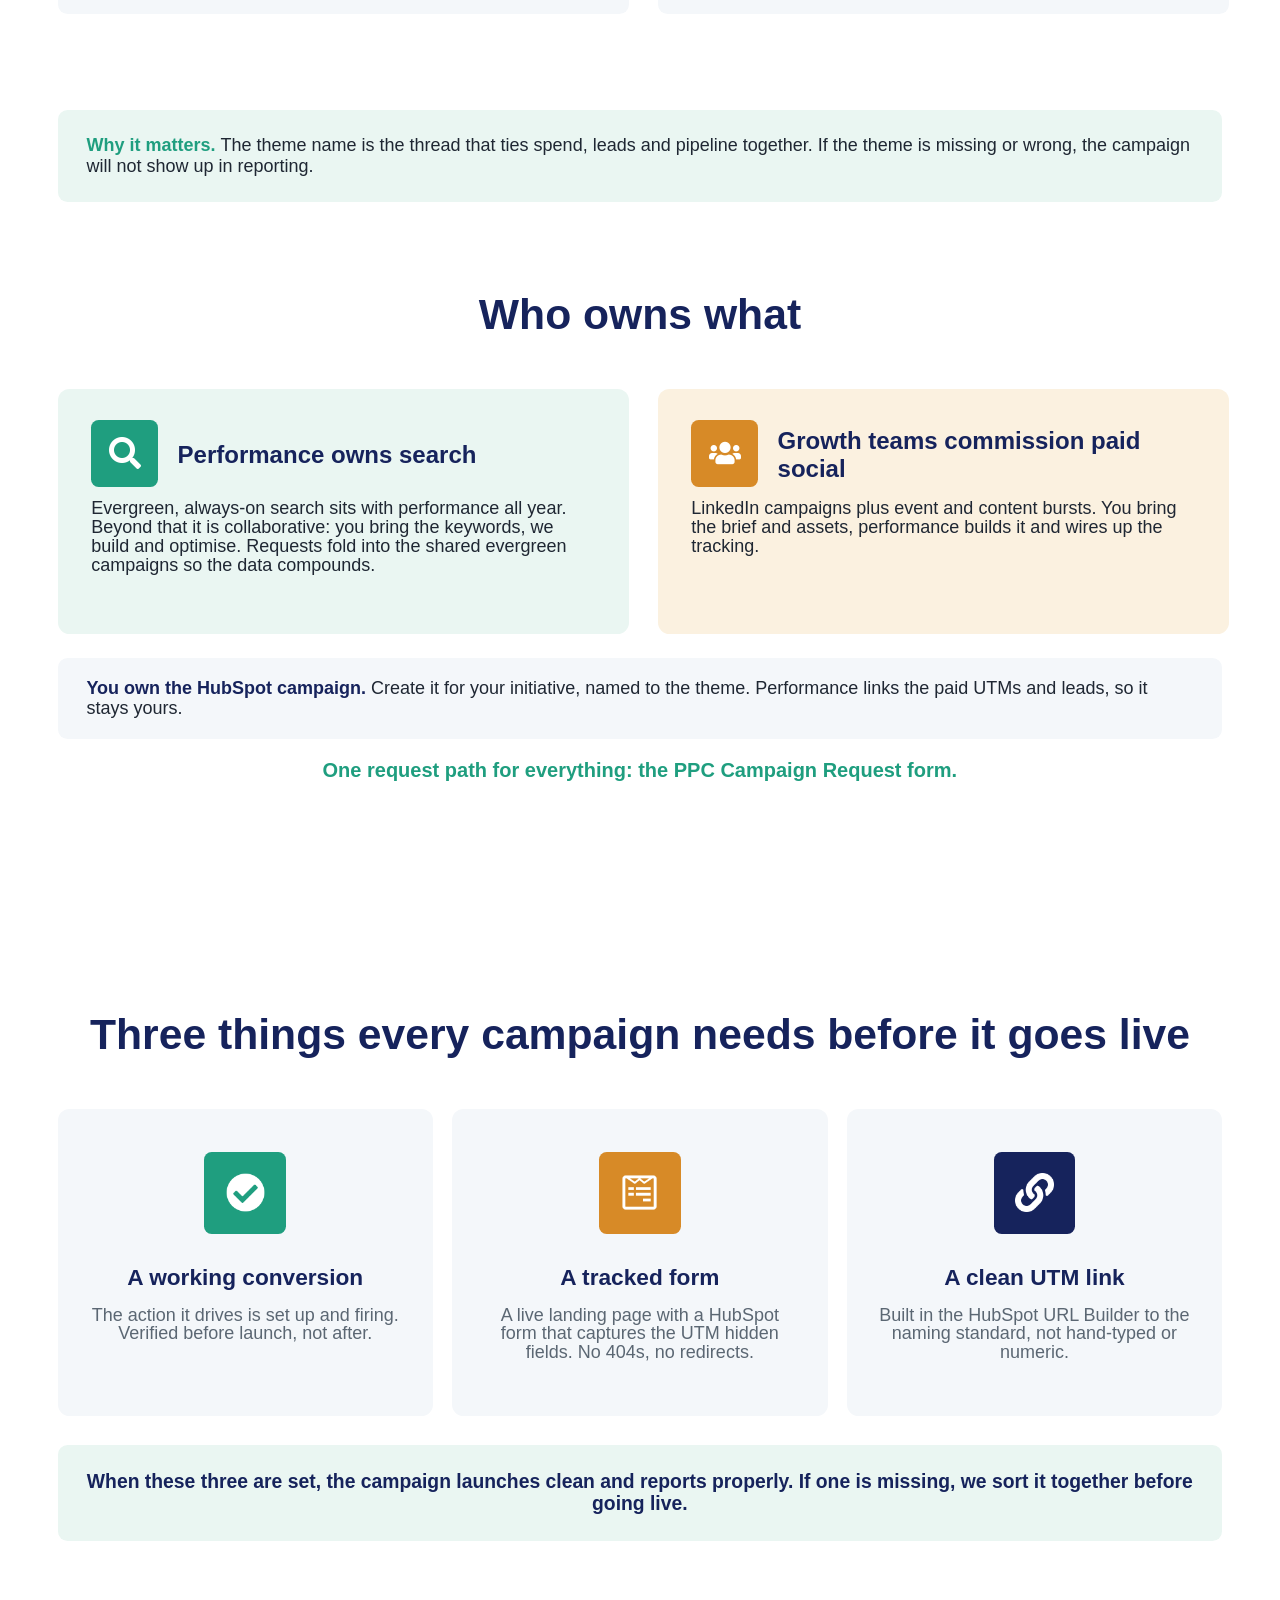
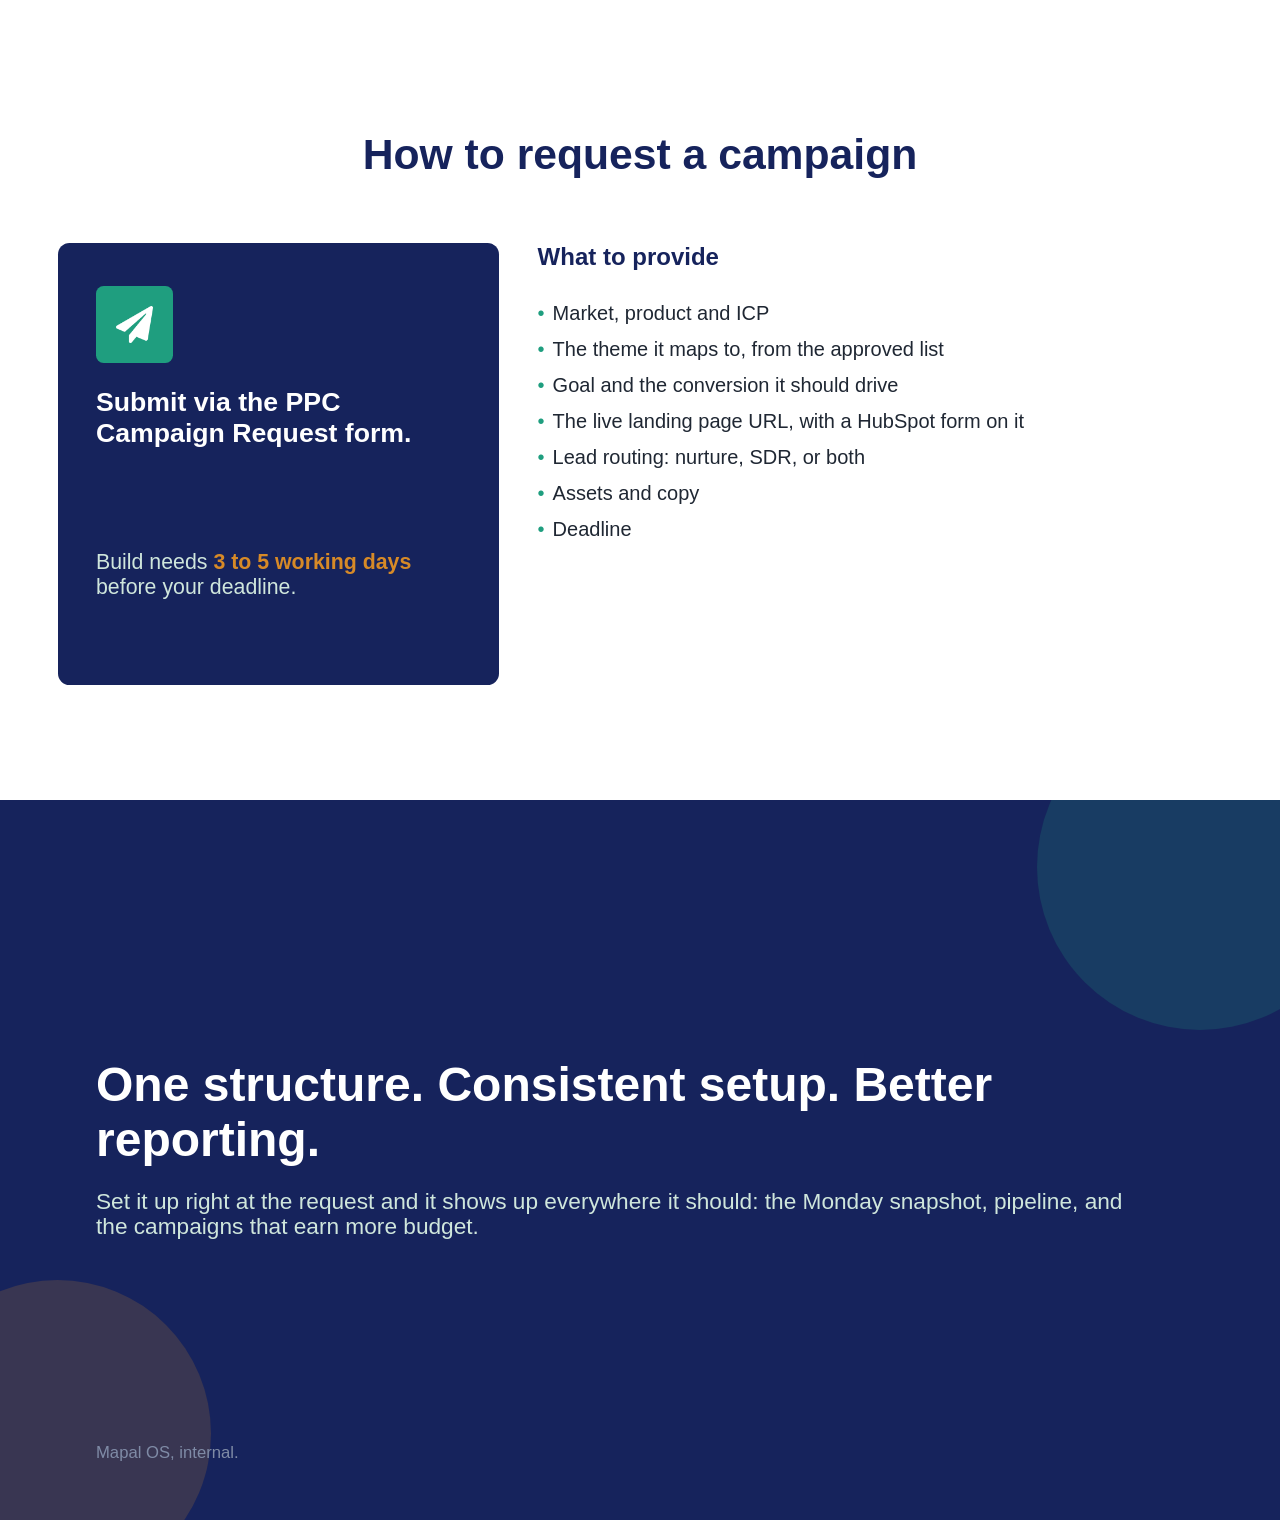
<file: decks/monday-marketing-deck/qa.html>
<!doctype html><html><head><meta charset="utf-8"><style>
  *{margin:0;padding:0;box-sizing:border-box;-webkit-print-color-adjust:exact;print-color-adjust:exact;}
  @page{size:13.333in 7.5in;margin:0;}
  body{font-family:'Calibri','Carlito','Liberation Sans',Arial,sans-serif;}
  .slide{position:relative;width:1279.968px;height:720px;overflow:hidden;page-break-after:always;}
  </style></head><body><div class="slide" style="background:#16235C;"><div style="position:absolute;left:1017.5999999999999px;top:451.20000000000005px;width:326.4px;height:326.4px;background:#1F9E7F;border-radius:50%;opacity:0.22;"></div><div style="position:absolute;left:1152px;top:547.2px;width:249.60000000000002px;height:249.60000000000002px;background:#D78A27;border-radius:50%;opacity:0.2;"></div><div style="position:absolute;left:96px;top:240px;width:1084.8000000000002px;height:115.19999999999999px;display:flex;flex-direction:column;justify-content:center;text-align:left;color:#FFFFFF;font-size:61.33333333333333px;font-weight:700;line-height:1.15;"><div style="width:100%;">Paid media and campaigns</div></div><div style="position:absolute;left:96px;top:357.12px;width:1084.8000000000002px;height:57.599999999999994px;display:flex;flex-direction:column;justify-content:center;text-align:left;color:#CFE6DC;font-size:26.666666666666664px;font-weight:400;line-height:1.15;"><div style="width:100%;">Status, results, and how we build together</div></div><div style="position:absolute;left:96px;top:628.8px;width:1084.8000000000002px;height:38.400000000000006px;display:flex;flex-direction:column;justify-content:center;text-align:left;color:#1F2733;font-size:16.666666666666664px;font-weight:400;line-height:1.15;"><div style="width:100%;"><span style="color:#AEB9CC;">Marketing meeting, Monday 29 June 2026</span><span style="color:#7F8BA6;">      Mapal OS, internal</span></div></div></div><div class="slide" style="background:#FFFFFF;"><div style="position:absolute;left:57.599999999999994px;top:40.32px;width:1164.768px;height:69.12px;display:flex;flex-direction:column;justify-content:center;text-align:center;color:#16235C;font-size:42.666666666666664px;font-weight:700;line-height:1.15;"><div style="width:100%;text-align:center;">Where paid stands</div></div><div style="position:absolute;left:57.599999999999994px;top:155.52px;width:63.36px;height:63.36px;background:#1F9E7F;border-radius:7.68px;"></div><img src="[data-uri]" style="position:absolute;left:74.0736px;top:171.99360000000001px;width:30.412800000000004px;height:30.412800000000004px;object-fit:contain;"><div style="position:absolute;left:145.92000000000002px;top:148.8px;width:641.28px;height:113.28px;display:flex;flex-direction:column;justify-content:center;text-align:left;color:#1F2733;font-size:18.666666666666664px;font-weight:400;line-height:1.15;"><div style="width:100%;"><span style="font-weight:700;color:#1F2733;font-size:20px;">Cleaned up the ad estate</span><br><span style="color:#5B6773;font-size:16.666666666666664px;">Switched off campaigns running with no tracking or no results across Microsoft, Meta, the Nordics and old LinkedIn France campaigns.</span></div></div><div style="position:absolute;left:57.599999999999994px;top:280.31999999999994px;width:63.36px;height:63.36px;background:#1F9E7F;border-radius:7.68px;"></div><img src="[data-uri]" style="position:absolute;left:74.0736px;top:296.79359999999997px;width:30.412800000000004px;height:30.412800000000004px;object-fit:contain;"><div style="position:absolute;left:145.92000000000002px;top:273.59999999999997px;width:641.28px;height:113.28px;display:flex;flex-direction:column;justify-content:center;text-align:left;color:#1F2733;font-size:18.666666666666664px;font-weight:400;line-height:1.15;"><div style="width:100%;"><span style="font-weight:700;color:#1F2733;font-size:20px;">Fixed the demo form tracking</span><br><span style="color:#5B6773;font-size:16.666666666666664px;">It now records correctly in the UK, Spain and France.</span></div></div><div style="position:absolute;left:57.599999999999994px;top:405.12px;width:63.36px;height:63.36px;background:#D78A27;border-radius:7.68px;"></div><img src="[data-uri]" style="position:absolute;left:74.0736px;top:421.5935999999999px;width:30.412800000000004px;height:30.412800000000004px;object-fit:contain;"><div style="position:absolute;left:145.92000000000002px;top:398.4px;width:641.28px;height:113.28px;display:flex;flex-direction:column;justify-content:center;text-align:left;color:#1F2733;font-size:18.666666666666664px;font-weight:400;line-height:1.15;"><div style="width:100%;"><span style="font-weight:700;color:#1F2733;font-size:20px;">Launched the new French Flow search campaigns</span><br><span style="color:#5B6773;font-size:16.666666666666664px;">Brand and non-brand, now live.</span></div></div><div style="position:absolute;left:57.599999999999994px;top:529.92px;width:63.36px;height:63.36px;background:#D78A27;border-radius:7.68px;"></div><img src="[data-uri]" style="position:absolute;left:74.0736px;top:546.3935999999999px;width:30.412800000000004px;height:30.412800000000004px;object-fit:contain;"><div style="position:absolute;left:145.92000000000002px;top:523.1999999999999px;width:641.28px;height:113.28px;display:flex;flex-direction:column;justify-content:center;text-align:left;color:#1F2733;font-size:18.666666666666664px;font-weight:400;line-height:1.15;"><div style="width:100%;"><span style="font-weight:700;color:#1F2733;font-size:20px;">Pointed wasted spend back at pipeline</span><br><span style="color:#5B6773;font-size:16.666666666666664px;">Recovered budget now sits behind what brings in leads.</span></div></div><div style="position:absolute;left:835.1999999999999px;top:163.2px;width:388.79999999999995px;height:384px;background:#EAF6F2;border-radius:11.52px;box-shadow:0 38100px 114300px rgba(154,167,180,25000);"></div><div style="position:absolute;left:835.1999999999999px;top:196.79999999999998px;width:388.79999999999995px;height:38.400000000000006px;display:flex;flex-direction:column;justify-content:flex-start;text-align:center;color:#1F9E7F;font-size:17.333333333333332px;font-weight:700;line-height:1.15;letter-spacing:1.3333333333333333px;"><div style="width:100%;text-align:center;">WASTED SPEND CUT</div></div><div style="position:absolute;left:835.1999999999999px;top:240px;width:388.79999999999995px;height:144px;display:flex;flex-direction:column;justify-content:center;text-align:center;color:#16235C;font-size:106.66666666666666px;font-weight:700;line-height:1.15;"><div style="width:100%;text-align:center;">~5,800</div></div><div style="position:absolute;left:835.1999999999999px;top:403.20000000000005px;width:388.79999999999995px;height:115.19999999999999px;display:flex;flex-direction:column;justify-content:flex-start;text-align:center;color:#1F2733;font-size:21.333333333333332px;font-weight:400;line-height:1.15;"><div style="width:100%;text-align:center;">per month, reinvested into<br>what brings in pipeline</div></div></div><div class="slide" style="background:#FFFFFF;"><div style="position:absolute;left:57.599999999999994px;top:40.32px;width:1164.768px;height:69.12px;display:flex;flex-direction:column;justify-content:center;text-align:center;color:#16235C;font-size:42.666666666666664px;font-weight:700;line-height:1.15;"><div style="width:100%;text-align:center;">Paid search</div></div><div style="position:absolute;left:57.599999999999994px;top:113.28px;width:576px;height:33.599999999999994px;display:flex;flex-direction:column;justify-content:flex-start;text-align:left;color:#1F2733;font-size:16.666666666666664px;font-weight:400;line-height:1.15;"><div style="width:100%;"><span style="color:#5B6773;">Period: </span><span style="font-weight:700;color:#D78A27;">[ PERIOD ]</span></div></div><div style="position:absolute;left:57.599999999999994px;top:148.8px;width:355.20000000000005px;height:40.32px;box-sizing:border-box;border:1px solid #DCE2E8;background:#16235C;display:flex;align-items:center;justify-content:center;padding:0 6px;color:#FFFFFF;font-weight:700;font-size:15.333333333333332px;text-align:center;">Campaign</div><div style="position:absolute;left:412.79999999999995px;top:148.8px;width:177.60000000000002px;height:40.32px;box-sizing:border-box;border:1px solid #DCE2E8;background:#16235C;display:flex;align-items:center;justify-content:center;padding:0 6px;color:#FFFFFF;font-weight:700;font-size:15.333333333333332px;text-align:center;">Spend</div><div style="position:absolute;left:590.4000000000001px;top:148.8px;width:196.79999999999998px;height:40.32px;box-sizing:border-box;border:1px solid #DCE2E8;background:#16235C;display:flex;align-items:center;justify-content:center;padding:0 6px;color:#FFFFFF;font-weight:700;font-size:15.333333333333332px;text-align:center;">Leads / MQLs</div><div style="position:absolute;left:787.2px;top:148.8px;width:196.79999999999998px;height:40.32px;box-sizing:border-box;border:1px solid #DCE2E8;background:#16235C;display:flex;align-items:center;justify-content:center;padding:0 6px;color:#FFFFFF;font-weight:700;font-size:15.333333333333332px;text-align:center;">Cost per lead</div><div style="position:absolute;left:984px;top:148.8px;width:238.07999999999998px;height:40.32px;box-sizing:border-box;border:1px solid #DCE2E8;background:#16235C;display:flex;align-items:center;justify-content:center;padding:0 6px;color:#FFFFFF;font-weight:700;font-size:15.333333333333332px;text-align:center;">Top theme</div><div style="position:absolute;left:57.599999999999994px;top:189.12px;width:1164.48px;height:32.64px;box-sizing:border-box;border:1px solid #DCE2E8;background:#EAF6F2;display:flex;align-items:center;justify-content:flex-start;padding:0 6px;color:#1F9E7F;font-weight:700;font-size:16px;text-align:left;">Iberia</div><div style="position:absolute;left:57.599999999999994px;top:221.76px;width:355.20000000000005px;height:34.56px;box-sizing:border-box;border:1px solid #DCE2E8;background:#FFFFFF;display:flex;align-items:center;justify-content:flex-start;padding:0 6px;color:#D78A27;font-weight:700;font-size:14.666666666666666px;text-align:left;">[IB_CAMP_1]</div><div style="position:absolute;left:412.79999999999995px;top:221.76px;width:177.60000000000002px;height:34.56px;box-sizing:border-box;border:1px solid #DCE2E8;background:#FFFFFF;display:flex;align-items:center;justify-content:center;padding:0 6px;color:#D78A27;font-weight:700;font-size:14.666666666666666px;text-align:center;">[IB_SPEND_1]</div><div style="position:absolute;left:590.4000000000001px;top:221.76px;width:196.79999999999998px;height:34.56px;box-sizing:border-box;border:1px solid #DCE2E8;background:#FFFFFF;display:flex;align-items:center;justify-content:center;padding:0 6px;color:#D78A27;font-weight:700;font-size:14.666666666666666px;text-align:center;">[IB_LEADS_1]</div><div style="position:absolute;left:787.2px;top:221.76px;width:196.79999999999998px;height:34.56px;box-sizing:border-box;border:1px solid #DCE2E8;background:#FFFFFF;display:flex;align-items:center;justify-content:center;padding:0 6px;color:#D78A27;font-weight:700;font-size:14.666666666666666px;text-align:center;">[IB_CPL_1]</div><div style="position:absolute;left:984px;top:221.76px;width:238.07999999999998px;height:34.56px;box-sizing:border-box;border:1px solid #DCE2E8;background:#FFFFFF;display:flex;align-items:center;justify-content:flex-start;padding:0 6px;color:#D78A27;font-weight:700;font-size:14.666666666666666px;text-align:left;">[IB_THEME_1]</div><div style="position:absolute;left:57.599999999999994px;top:256.32px;width:355.20000000000005px;height:34.56px;box-sizing:border-box;border:1px solid #DCE2E8;background:#FFFFFF;display:flex;align-items:center;justify-content:flex-start;padding:0 6px;color:#D78A27;font-weight:700;font-size:14.666666666666666px;text-align:left;">[IB_CAMP_2]</div><div style="position:absolute;left:412.79999999999995px;top:256.32px;width:177.60000000000002px;height:34.56px;box-sizing:border-box;border:1px solid #DCE2E8;background:#FFFFFF;display:flex;align-items:center;justify-content:center;padding:0 6px;color:#D78A27;font-weight:700;font-size:14.666666666666666px;text-align:center;">[IB_SPEND_2]</div><div style="position:absolute;left:590.4000000000001px;top:256.32px;width:196.79999999999998px;height:34.56px;box-sizing:border-box;border:1px solid #DCE2E8;background:#FFFFFF;display:flex;align-items:center;justify-content:center;padding:0 6px;color:#D78A27;font-weight:700;font-size:14.666666666666666px;text-align:center;">[IB_LEADS_2]</div><div style="position:absolute;left:787.2px;top:256.32px;width:196.79999999999998px;height:34.56px;box-sizing:border-box;border:1px solid #DCE2E8;background:#FFFFFF;display:flex;align-items:center;justify-content:center;padding:0 6px;color:#D78A27;font-weight:700;font-size:14.666666666666666px;text-align:center;">[IB_CPL_2]</div><div style="position:absolute;left:984px;top:256.32px;width:238.07999999999998px;height:34.56px;box-sizing:border-box;border:1px solid #DCE2E8;background:#FFFFFF;display:flex;align-items:center;justify-content:flex-start;padding:0 6px;color:#D78A27;font-weight:700;font-size:14.666666666666666px;text-align:left;">[IB_THEME_2]</div><div style="position:absolute;left:57.599999999999994px;top:290.88px;width:355.20000000000005px;height:34.56px;box-sizing:border-box;border:1px solid #DCE2E8;background:#FFFFFF;display:flex;align-items:center;justify-content:flex-start;padding:0 6px;color:#D78A27;font-weight:700;font-size:14.666666666666666px;text-align:left;">[IB_CAMP_3]</div><div style="position:absolute;left:412.79999999999995px;top:290.88px;width:177.60000000000002px;height:34.56px;box-sizing:border-box;border:1px solid #DCE2E8;background:#FFFFFF;display:flex;align-items:center;justify-content:center;padding:0 6px;color:#D78A27;font-weight:700;font-size:14.666666666666666px;text-align:center;">[IB_SPEND_3]</div><div style="position:absolute;left:590.4000000000001px;top:290.88px;width:196.79999999999998px;height:34.56px;box-sizing:border-box;border:1px solid #DCE2E8;background:#FFFFFF;display:flex;align-items:center;justify-content:center;padding:0 6px;color:#D78A27;font-weight:700;font-size:14.666666666666666px;text-align:center;">[IB_LEADS_3]</div><div style="position:absolute;left:787.2px;top:290.88px;width:196.79999999999998px;height:34.56px;box-sizing:border-box;border:1px solid #DCE2E8;background:#FFFFFF;display:flex;align-items:center;justify-content:center;padding:0 6px;color:#D78A27;font-weight:700;font-size:14.666666666666666px;text-align:center;">[IB_CPL_3]</div><div style="position:absolute;left:984px;top:290.88px;width:238.07999999999998px;height:34.56px;box-sizing:border-box;border:1px solid #DCE2E8;background:#FFFFFF;display:flex;align-items:center;justify-content:flex-start;padding:0 6px;color:#D78A27;font-weight:700;font-size:14.666666666666666px;text-align:left;">[IB_THEME_3]</div><div style="position:absolute;left:57.599999999999994px;top:325.43999999999994px;width:1164.48px;height:32.64px;box-sizing:border-box;border:1px solid #DCE2E8;background:#EAF6F2;display:flex;align-items:center;justify-content:flex-start;padding:0 6px;color:#1F9E7F;font-weight:700;font-size:16px;text-align:left;">UK</div><div style="position:absolute;left:57.599999999999994px;top:358.0799999999999px;width:355.20000000000005px;height:34.56px;box-sizing:border-box;border:1px solid #DCE2E8;background:#FFFFFF;display:flex;align-items:center;justify-content:flex-start;padding:0 6px;color:#D78A27;font-weight:700;font-size:14.666666666666666px;text-align:left;">[UK_CAMP_1]</div><div style="position:absolute;left:412.79999999999995px;top:358.0799999999999px;width:177.60000000000002px;height:34.56px;box-sizing:border-box;border:1px solid #DCE2E8;background:#FFFFFF;display:flex;align-items:center;justify-content:center;padding:0 6px;color:#D78A27;font-weight:700;font-size:14.666666666666666px;text-align:center;">[UK_SPEND_1]</div><div style="position:absolute;left:590.4000000000001px;top:358.0799999999999px;width:196.79999999999998px;height:34.56px;box-sizing:border-box;border:1px solid #DCE2E8;background:#FFFFFF;display:flex;align-items:center;justify-content:center;padding:0 6px;color:#D78A27;font-weight:700;font-size:14.666666666666666px;text-align:center;">[UK_LEADS_1]</div><div style="position:absolute;left:787.2px;top:358.0799999999999px;width:196.79999999999998px;height:34.56px;box-sizing:border-box;border:1px solid #DCE2E8;background:#FFFFFF;display:flex;align-items:center;justify-content:center;padding:0 6px;color:#D78A27;font-weight:700;font-size:14.666666666666666px;text-align:center;">[UK_CPL_1]</div><div style="position:absolute;left:984px;top:358.0799999999999px;width:238.07999999999998px;height:34.56px;box-sizing:border-box;border:1px solid #DCE2E8;background:#FFFFFF;display:flex;align-items:center;justify-content:flex-start;padding:0 6px;color:#D78A27;font-weight:700;font-size:14.666666666666666px;text-align:left;">[UK_THEME_1]</div><div style="position:absolute;left:57.599999999999994px;top:392.64px;width:355.20000000000005px;height:34.56px;box-sizing:border-box;border:1px solid #DCE2E8;background:#FFFFFF;display:flex;align-items:center;justify-content:flex-start;padding:0 6px;color:#D78A27;font-weight:700;font-size:14.666666666666666px;text-align:left;">[UK_CAMP_2]</div><div style="position:absolute;left:412.79999999999995px;top:392.64px;width:177.60000000000002px;height:34.56px;box-sizing:border-box;border:1px solid #DCE2E8;background:#FFFFFF;display:flex;align-items:center;justify-content:center;padding:0 6px;color:#D78A27;font-weight:700;font-size:14.666666666666666px;text-align:center;">[UK_SPEND_2]</div><div style="position:absolute;left:590.4000000000001px;top:392.64px;width:196.79999999999998px;height:34.56px;box-sizing:border-box;border:1px solid #DCE2E8;background:#FFFFFF;display:flex;align-items:center;justify-content:center;padding:0 6px;color:#D78A27;font-weight:700;font-size:14.666666666666666px;text-align:center;">[UK_LEADS_2]</div><div style="position:absolute;left:787.2px;top:392.64px;width:196.79999999999998px;height:34.56px;box-sizing:border-box;border:1px solid #DCE2E8;background:#FFFFFF;display:flex;align-items:center;justify-content:center;padding:0 6px;color:#D78A27;font-weight:700;font-size:14.666666666666666px;text-align:center;">[UK_CPL_2]</div><div style="position:absolute;left:984px;top:392.64px;width:238.07999999999998px;height:34.56px;box-sizing:border-box;border:1px solid #DCE2E8;background:#FFFFFF;display:flex;align-items:center;justify-content:flex-start;padding:0 6px;color:#D78A27;font-weight:700;font-size:14.666666666666666px;text-align:left;">[UK_THEME_2]</div><div style="position:absolute;left:57.599999999999994px;top:427.20000000000005px;width:355.20000000000005px;height:34.56px;box-sizing:border-box;border:1px solid #DCE2E8;background:#FFFFFF;display:flex;align-items:center;justify-content:flex-start;padding:0 6px;color:#D78A27;font-weight:700;font-size:14.666666666666666px;text-align:left;">[UK_CAMP_3]</div><div style="position:absolute;left:412.79999999999995px;top:427.20000000000005px;width:177.60000000000002px;height:34.56px;box-sizing:border-box;border:1px solid #DCE2E8;background:#FFFFFF;display:flex;align-items:center;justify-content:center;padding:0 6px;color:#D78A27;font-weight:700;font-size:14.666666666666666px;text-align:center;">[UK_SPEND_3]</div><div style="position:absolute;left:590.4000000000001px;top:427.20000000000005px;width:196.79999999999998px;height:34.56px;box-sizing:border-box;border:1px solid #DCE2E8;background:#FFFFFF;display:flex;align-items:center;justify-content:center;padding:0 6px;color:#D78A27;font-weight:700;font-size:14.666666666666666px;text-align:center;">[UK_LEADS_3]</div><div style="position:absolute;left:787.2px;top:427.20000000000005px;width:196.79999999999998px;height:34.56px;box-sizing:border-box;border:1px solid #DCE2E8;background:#FFFFFF;display:flex;align-items:center;justify-content:center;padding:0 6px;color:#D78A27;font-weight:700;font-size:14.666666666666666px;text-align:center;">[UK_CPL_3]</div><div style="position:absolute;left:984px;top:427.20000000000005px;width:238.07999999999998px;height:34.56px;box-sizing:border-box;border:1px solid #DCE2E8;background:#FFFFFF;display:flex;align-items:center;justify-content:flex-start;padding:0 6px;color:#D78A27;font-weight:700;font-size:14.666666666666666px;text-align:left;">[UK_THEME_3]</div><div style="position:absolute;left:57.599999999999994px;top:461.76000000000005px;width:1164.48px;height:32.64px;box-sizing:border-box;border:1px solid #DCE2E8;background:#EAF6F2;display:flex;align-items:center;justify-content:flex-start;padding:0 6px;color:#1F9E7F;font-weight:700;font-size:16px;text-align:left;">France</div><div style="position:absolute;left:57.599999999999994px;top:494.40000000000003px;width:355.20000000000005px;height:34.56px;box-sizing:border-box;border:1px solid #DCE2E8;background:#FFFFFF;display:flex;align-items:center;justify-content:flex-start;padding:0 6px;color:#D78A27;font-weight:700;font-size:14.666666666666666px;text-align:left;">[FR_CAMP_1]</div><div style="position:absolute;left:412.79999999999995px;top:494.40000000000003px;width:177.60000000000002px;height:34.56px;box-sizing:border-box;border:1px solid #DCE2E8;background:#FFFFFF;display:flex;align-items:center;justify-content:center;padding:0 6px;color:#D78A27;font-weight:700;font-size:14.666666666666666px;text-align:center;">[FR_SPEND_1]</div><div style="position:absolute;left:590.4000000000001px;top:494.40000000000003px;width:196.79999999999998px;height:34.56px;box-sizing:border-box;border:1px solid #DCE2E8;background:#FFFFFF;display:flex;align-items:center;justify-content:center;padding:0 6px;color:#D78A27;font-weight:700;font-size:14.666666666666666px;text-align:center;">[FR_LEADS_1]</div><div style="position:absolute;left:787.2px;top:494.40000000000003px;width:196.79999999999998px;height:34.56px;box-sizing:border-box;border:1px solid #DCE2E8;background:#FFFFFF;display:flex;align-items:center;justify-content:center;padding:0 6px;color:#D78A27;font-weight:700;font-size:14.666666666666666px;text-align:center;">[FR_CPL_1]</div><div style="position:absolute;left:984px;top:494.40000000000003px;width:238.07999999999998px;height:34.56px;box-sizing:border-box;border:1px solid #DCE2E8;background:#FFFFFF;display:flex;align-items:center;justify-content:flex-start;padding:0 6px;color:#D78A27;font-weight:700;font-size:14.666666666666666px;text-align:left;">[FR_THEME_1]</div><div style="position:absolute;left:57.599999999999994px;top:528.96px;width:355.20000000000005px;height:34.56px;box-sizing:border-box;border:1px solid #DCE2E8;background:#FFFFFF;display:flex;align-items:center;justify-content:flex-start;padding:0 6px;color:#D78A27;font-weight:700;font-size:14.666666666666666px;text-align:left;">[FR_CAMP_2]</div><div style="position:absolute;left:412.79999999999995px;top:528.96px;width:177.60000000000002px;height:34.56px;box-sizing:border-box;border:1px solid #DCE2E8;background:#FFFFFF;display:flex;align-items:center;justify-content:center;padding:0 6px;color:#D78A27;font-weight:700;font-size:14.666666666666666px;text-align:center;">[FR_SPEND_2]</div><div style="position:absolute;left:590.4000000000001px;top:528.96px;width:196.79999999999998px;height:34.56px;box-sizing:border-box;border:1px solid #DCE2E8;background:#FFFFFF;display:flex;align-items:center;justify-content:center;padding:0 6px;color:#D78A27;font-weight:700;font-size:14.666666666666666px;text-align:center;">[FR_LEADS_2]</div><div style="position:absolute;left:787.2px;top:528.96px;width:196.79999999999998px;height:34.56px;box-sizing:border-box;border:1px solid #DCE2E8;background:#FFFFFF;display:flex;align-items:center;justify-content:center;padding:0 6px;color:#D78A27;font-weight:700;font-size:14.666666666666666px;text-align:center;">[FR_CPL_2]</div><div style="position:absolute;left:984px;top:528.96px;width:238.07999999999998px;height:34.56px;box-sizing:border-box;border:1px solid #DCE2E8;background:#FFFFFF;display:flex;align-items:center;justify-content:flex-start;padding:0 6px;color:#D78A27;font-weight:700;font-size:14.666666666666666px;text-align:left;">[FR_THEME_2]</div><div style="position:absolute;left:57.599999999999994px;top:563.5200000000001px;width:355.20000000000005px;height:34.56px;box-sizing:border-box;border:1px solid #DCE2E8;background:#FFFFFF;display:flex;align-items:center;justify-content:flex-start;padding:0 6px;color:#D78A27;font-weight:700;font-size:14.666666666666666px;text-align:left;">[FR_CAMP_3]</div><div style="position:absolute;left:412.79999999999995px;top:563.5200000000001px;width:177.60000000000002px;height:34.56px;box-sizing:border-box;border:1px solid #DCE2E8;background:#FFFFFF;display:flex;align-items:center;justify-content:center;padding:0 6px;color:#D78A27;font-weight:700;font-size:14.666666666666666px;text-align:center;">[FR_SPEND_3]</div><div style="position:absolute;left:590.4000000000001px;top:563.5200000000001px;width:196.79999999999998px;height:34.56px;box-sizing:border-box;border:1px solid #DCE2E8;background:#FFFFFF;display:flex;align-items:center;justify-content:center;padding:0 6px;color:#D78A27;font-weight:700;font-size:14.666666666666666px;text-align:center;">[FR_LEADS_3]</div><div style="position:absolute;left:787.2px;top:563.5200000000001px;width:196.79999999999998px;height:34.56px;box-sizing:border-box;border:1px solid #DCE2E8;background:#FFFFFF;display:flex;align-items:center;justify-content:center;padding:0 6px;color:#D78A27;font-weight:700;font-size:14.666666666666666px;text-align:center;">[FR_CPL_3]</div><div style="position:absolute;left:984px;top:563.5200000000001px;width:238.07999999999998px;height:34.56px;box-sizing:border-box;border:1px solid #DCE2E8;background:#FFFFFF;display:flex;align-items:center;justify-content:flex-start;padding:0 6px;color:#D78A27;font-weight:700;font-size:14.666666666666666px;text-align:left;">[FR_THEME_3]</div><div style="position:absolute;left:57.599999999999994px;top:614.4000000000001px;width:1164.48px;height:38.400000000000006px;display:flex;flex-direction:column;justify-content:flex-start;text-align:left;color:#5B6773;font-size:14.666666666666666px;font-weight:400;font-style:italic;line-height:1.15;"><div style="width:100%;">One row per live campaign, grouped by region. Replace the bracketed values with Monday figures, and add or remove rows per region as needed.</div></div></div><div class="slide" style="background:#FFFFFF;"><div style="position:absolute;left:57.599999999999994px;top:40.32px;width:1164.768px;height:69.12px;display:flex;flex-direction:column;justify-content:center;text-align:center;color:#16235C;font-size:42.666666666666664px;font-weight:700;line-height:1.15;"><div style="width:100%;text-align:center;">Paid social</div></div><div style="position:absolute;left:57.599999999999994px;top:113.28px;width:576px;height:33.599999999999994px;display:flex;flex-direction:column;justify-content:flex-start;text-align:left;color:#1F2733;font-size:16.666666666666664px;font-weight:400;line-height:1.15;"><div style="width:100%;"><span style="color:#5B6773;">Period: </span><span style="font-weight:700;color:#D78A27;">[ PERIOD ]</span><span style="color:#5B6773;">      LinkedIn</span></div></div><div style="position:absolute;left:57.599999999999994px;top:148.8px;width:336px;height:40.32px;box-sizing:border-box;border:1px solid #DCE2E8;background:#16235C;display:flex;align-items:center;justify-content:center;padding:0 6px;color:#FFFFFF;font-weight:700;font-size:15.333333333333332px;text-align:center;">Campaign</div><div style="position:absolute;left:393.59999999999997px;top:148.8px;width:177.60000000000002px;height:40.32px;box-sizing:border-box;border:1px solid #DCE2E8;background:#16235C;display:flex;align-items:center;justify-content:center;padding:0 6px;color:#FFFFFF;font-weight:700;font-size:15.333333333333332px;text-align:center;">Spend</div><div style="position:absolute;left:571.1999999999999px;top:148.8px;width:182.39999999999998px;height:40.32px;box-sizing:border-box;border:1px solid #DCE2E8;background:#16235C;display:flex;align-items:center;justify-content:center;padding:0 6px;color:#FFFFFF;font-weight:700;font-size:15.333333333333332px;text-align:center;">Results</div><div style="position:absolute;left:753.5999999999999px;top:148.8px;width:211.20000000000002px;height:40.32px;box-sizing:border-box;border:1px solid #DCE2E8;background:#16235C;display:flex;align-items:center;justify-content:center;padding:0 6px;color:#FFFFFF;font-weight:700;font-size:15.333333333333332px;text-align:center;">Cost per result</div><div style="position:absolute;left:964.8px;top:148.8px;width:257.28000000000003px;height:40.32px;box-sizing:border-box;border:1px solid #DCE2E8;background:#16235C;display:flex;align-items:center;justify-content:center;padding:0 6px;color:#FFFFFF;font-weight:700;font-size:15.333333333333332px;text-align:center;">Audience</div><div style="position:absolute;left:57.599999999999994px;top:189.12px;width:1164.48px;height:32.64px;box-sizing:border-box;border:1px solid #DCE2E8;background:#FBF1E0;display:flex;align-items:center;justify-content:flex-start;padding:0 6px;color:#D78A27;font-weight:700;font-size:16px;text-align:left;">Iberia</div><div style="position:absolute;left:57.599999999999994px;top:221.76px;width:336px;height:34.56px;box-sizing:border-box;border:1px solid #DCE2E8;background:#FFFFFF;display:flex;align-items:center;justify-content:flex-start;padding:0 6px;color:#D78A27;font-weight:700;font-size:14.666666666666666px;text-align:left;">[IB_SOC_CAMP_1]</div><div style="position:absolute;left:393.59999999999997px;top:221.76px;width:177.60000000000002px;height:34.56px;box-sizing:border-box;border:1px solid #DCE2E8;background:#FFFFFF;display:flex;align-items:center;justify-content:center;padding:0 6px;color:#D78A27;font-weight:700;font-size:14.666666666666666px;text-align:center;">[IB_SOC_SPEND_1]</div><div style="position:absolute;left:571.1999999999999px;top:221.76px;width:182.39999999999998px;height:34.56px;box-sizing:border-box;border:1px solid #DCE2E8;background:#FFFFFF;display:flex;align-items:center;justify-content:center;padding:0 6px;color:#D78A27;font-weight:700;font-size:14.666666666666666px;text-align:center;">[IB_SOC_RES_1]</div><div style="position:absolute;left:753.5999999999999px;top:221.76px;width:211.20000000000002px;height:34.56px;box-sizing:border-box;border:1px solid #DCE2E8;background:#FFFFFF;display:flex;align-items:center;justify-content:center;padding:0 6px;color:#D78A27;font-weight:700;font-size:14.666666666666666px;text-align:center;">[IB_SOC_CPR_1]</div><div style="position:absolute;left:964.8px;top:221.76px;width:257.28000000000003px;height:34.56px;box-sizing:border-box;border:1px solid #DCE2E8;background:#FFFFFF;display:flex;align-items:center;justify-content:flex-start;padding:0 6px;color:#D78A27;font-weight:700;font-size:14.666666666666666px;text-align:left;">[IB_SOC_AUD_1]</div><div style="position:absolute;left:57.599999999999994px;top:256.32px;width:336px;height:34.56px;box-sizing:border-box;border:1px solid #DCE2E8;background:#FFFFFF;display:flex;align-items:center;justify-content:flex-start;padding:0 6px;color:#D78A27;font-weight:700;font-size:14.666666666666666px;text-align:left;">[IB_SOC_CAMP_2]</div><div style="position:absolute;left:393.59999999999997px;top:256.32px;width:177.60000000000002px;height:34.56px;box-sizing:border-box;border:1px solid #DCE2E8;background:#FFFFFF;display:flex;align-items:center;justify-content:center;padding:0 6px;color:#D78A27;font-weight:700;font-size:14.666666666666666px;text-align:center;">[IB_SOC_SPEND_2]</div><div style="position:absolute;left:571.1999999999999px;top:256.32px;width:182.39999999999998px;height:34.56px;box-sizing:border-box;border:1px solid #DCE2E8;background:#FFFFFF;display:flex;align-items:center;justify-content:center;padding:0 6px;color:#D78A27;font-weight:700;font-size:14.666666666666666px;text-align:center;">[IB_SOC_RES_2]</div><div style="position:absolute;left:753.5999999999999px;top:256.32px;width:211.20000000000002px;height:34.56px;box-sizing:border-box;border:1px solid #DCE2E8;background:#FFFFFF;display:flex;align-items:center;justify-content:center;padding:0 6px;color:#D78A27;font-weight:700;font-size:14.666666666666666px;text-align:center;">[IB_SOC_CPR_2]</div><div style="position:absolute;left:964.8px;top:256.32px;width:257.28000000000003px;height:34.56px;box-sizing:border-box;border:1px solid #DCE2E8;background:#FFFFFF;display:flex;align-items:center;justify-content:flex-start;padding:0 6px;color:#D78A27;font-weight:700;font-size:14.666666666666666px;text-align:left;">[IB_SOC_AUD_2]</div><div style="position:absolute;left:57.599999999999994px;top:290.88px;width:336px;height:34.56px;box-sizing:border-box;border:1px solid #DCE2E8;background:#FFFFFF;display:flex;align-items:center;justify-content:flex-start;padding:0 6px;color:#D78A27;font-weight:700;font-size:14.666666666666666px;text-align:left;">[IB_SOC_CAMP_3]</div><div style="position:absolute;left:393.59999999999997px;top:290.88px;width:177.60000000000002px;height:34.56px;box-sizing:border-box;border:1px solid #DCE2E8;background:#FFFFFF;display:flex;align-items:center;justify-content:center;padding:0 6px;color:#D78A27;font-weight:700;font-size:14.666666666666666px;text-align:center;">[IB_SOC_SPEND_3]</div><div style="position:absolute;left:571.1999999999999px;top:290.88px;width:182.39999999999998px;height:34.56px;box-sizing:border-box;border:1px solid #DCE2E8;background:#FFFFFF;display:flex;align-items:center;justify-content:center;padding:0 6px;color:#D78A27;font-weight:700;font-size:14.666666666666666px;text-align:center;">[IB_SOC_RES_3]</div><div style="position:absolute;left:753.5999999999999px;top:290.88px;width:211.20000000000002px;height:34.56px;box-sizing:border-box;border:1px solid #DCE2E8;background:#FFFFFF;display:flex;align-items:center;justify-content:center;padding:0 6px;color:#D78A27;font-weight:700;font-size:14.666666666666666px;text-align:center;">[IB_SOC_CPR_3]</div><div style="position:absolute;left:964.8px;top:290.88px;width:257.28000000000003px;height:34.56px;box-sizing:border-box;border:1px solid #DCE2E8;background:#FFFFFF;display:flex;align-items:center;justify-content:flex-start;padding:0 6px;color:#D78A27;font-weight:700;font-size:14.666666666666666px;text-align:left;">[IB_SOC_AUD_3]</div><div style="position:absolute;left:57.599999999999994px;top:325.43999999999994px;width:1164.48px;height:32.64px;box-sizing:border-box;border:1px solid #DCE2E8;background:#FBF1E0;display:flex;align-items:center;justify-content:flex-start;padding:0 6px;color:#D78A27;font-weight:700;font-size:16px;text-align:left;">UK</div><div style="position:absolute;left:57.599999999999994px;top:358.0799999999999px;width:336px;height:34.56px;box-sizing:border-box;border:1px solid #DCE2E8;background:#FFFFFF;display:flex;align-items:center;justify-content:flex-start;padding:0 6px;color:#D78A27;font-weight:700;font-size:14.666666666666666px;text-align:left;">[UK_SOC_CAMP_1]</div><div style="position:absolute;left:393.59999999999997px;top:358.0799999999999px;width:177.60000000000002px;height:34.56px;box-sizing:border-box;border:1px solid #DCE2E8;background:#FFFFFF;display:flex;align-items:center;justify-content:center;padding:0 6px;color:#D78A27;font-weight:700;font-size:14.666666666666666px;text-align:center;">[UK_SOC_SPEND_1]</div><div style="position:absolute;left:571.1999999999999px;top:358.0799999999999px;width:182.39999999999998px;height:34.56px;box-sizing:border-box;border:1px solid #DCE2E8;background:#FFFFFF;display:flex;align-items:center;justify-content:center;padding:0 6px;color:#D78A27;font-weight:700;font-size:14.666666666666666px;text-align:center;">[UK_SOC_RES_1]</div><div style="position:absolute;left:753.5999999999999px;top:358.0799999999999px;width:211.20000000000002px;height:34.56px;box-sizing:border-box;border:1px solid #DCE2E8;background:#FFFFFF;display:flex;align-items:center;justify-content:center;padding:0 6px;color:#D78A27;font-weight:700;font-size:14.666666666666666px;text-align:center;">[UK_SOC_CPR_1]</div><div style="position:absolute;left:964.8px;top:358.0799999999999px;width:257.28000000000003px;height:34.56px;box-sizing:border-box;border:1px solid #DCE2E8;background:#FFFFFF;display:flex;align-items:center;justify-content:flex-start;padding:0 6px;color:#D78A27;font-weight:700;font-size:14.666666666666666px;text-align:left;">[UK_SOC_AUD_1]</div><div style="position:absolute;left:57.599999999999994px;top:392.64px;width:336px;height:34.56px;box-sizing:border-box;border:1px solid #DCE2E8;background:#FFFFFF;display:flex;align-items:center;justify-content:flex-start;padding:0 6px;color:#D78A27;font-weight:700;font-size:14.666666666666666px;text-align:left;">[UK_SOC_CAMP_2]</div><div style="position:absolute;left:393.59999999999997px;top:392.64px;width:177.60000000000002px;height:34.56px;box-sizing:border-box;border:1px solid #DCE2E8;background:#FFFFFF;display:flex;align-items:center;justify-content:center;padding:0 6px;color:#D78A27;font-weight:700;font-size:14.666666666666666px;text-align:center;">[UK_SOC_SPEND_2]</div><div style="position:absolute;left:571.1999999999999px;top:392.64px;width:182.39999999999998px;height:34.56px;box-sizing:border-box;border:1px solid #DCE2E8;background:#FFFFFF;display:flex;align-items:center;justify-content:center;padding:0 6px;color:#D78A27;font-weight:700;font-size:14.666666666666666px;text-align:center;">[UK_SOC_RES_2]</div><div style="position:absolute;left:753.5999999999999px;top:392.64px;width:211.20000000000002px;height:34.56px;box-sizing:border-box;border:1px solid #DCE2E8;background:#FFFFFF;display:flex;align-items:center;justify-content:center;padding:0 6px;color:#D78A27;font-weight:700;font-size:14.666666666666666px;text-align:center;">[UK_SOC_CPR_2]</div><div style="position:absolute;left:964.8px;top:392.64px;width:257.28000000000003px;height:34.56px;box-sizing:border-box;border:1px solid #DCE2E8;background:#FFFFFF;display:flex;align-items:center;justify-content:flex-start;padding:0 6px;color:#D78A27;font-weight:700;font-size:14.666666666666666px;text-align:left;">[UK_SOC_AUD_2]</div><div style="position:absolute;left:57.599999999999994px;top:427.20000000000005px;width:336px;height:34.56px;box-sizing:border-box;border:1px solid #DCE2E8;background:#FFFFFF;display:flex;align-items:center;justify-content:flex-start;padding:0 6px;color:#D78A27;font-weight:700;font-size:14.666666666666666px;text-align:left;">[UK_SOC_CAMP_3]</div><div style="position:absolute;left:393.59999999999997px;top:427.20000000000005px;width:177.60000000000002px;height:34.56px;box-sizing:border-box;border:1px solid #DCE2E8;background:#FFFFFF;display:flex;align-items:center;justify-content:center;padding:0 6px;color:#D78A27;font-weight:700;font-size:14.666666666666666px;text-align:center;">[UK_SOC_SPEND_3]</div><div style="position:absolute;left:571.1999999999999px;top:427.20000000000005px;width:182.39999999999998px;height:34.56px;box-sizing:border-box;border:1px solid #DCE2E8;background:#FFFFFF;display:flex;align-items:center;justify-content:center;padding:0 6px;color:#D78A27;font-weight:700;font-size:14.666666666666666px;text-align:center;">[UK_SOC_RES_3]</div><div style="position:absolute;left:753.5999999999999px;top:427.20000000000005px;width:211.20000000000002px;height:34.56px;box-sizing:border-box;border:1px solid #DCE2E8;background:#FFFFFF;display:flex;align-items:center;justify-content:center;padding:0 6px;color:#D78A27;font-weight:700;font-size:14.666666666666666px;text-align:center;">[UK_SOC_CPR_3]</div><div style="position:absolute;left:964.8px;top:427.20000000000005px;width:257.28000000000003px;height:34.56px;box-sizing:border-box;border:1px solid #DCE2E8;background:#FFFFFF;display:flex;align-items:center;justify-content:flex-start;padding:0 6px;color:#D78A27;font-weight:700;font-size:14.666666666666666px;text-align:left;">[UK_SOC_AUD_3]</div><div style="position:absolute;left:57.599999999999994px;top:461.76000000000005px;width:1164.48px;height:32.64px;box-sizing:border-box;border:1px solid #DCE2E8;background:#FBF1E0;display:flex;align-items:center;justify-content:flex-start;padding:0 6px;color:#D78A27;font-weight:700;font-size:16px;text-align:left;">France</div><div style="position:absolute;left:57.599999999999994px;top:494.40000000000003px;width:336px;height:34.56px;box-sizing:border-box;border:1px solid #DCE2E8;background:#FFFFFF;display:flex;align-items:center;justify-content:flex-start;padding:0 6px;color:#D78A27;font-weight:700;font-size:14.666666666666666px;text-align:left;">[FR_SOC_CAMP_1]</div><div style="position:absolute;left:393.59999999999997px;top:494.40000000000003px;width:177.60000000000002px;height:34.56px;box-sizing:border-box;border:1px solid #DCE2E8;background:#FFFFFF;display:flex;align-items:center;justify-content:center;padding:0 6px;color:#D78A27;font-weight:700;font-size:14.666666666666666px;text-align:center;">[FR_SOC_SPEND_1]</div><div style="position:absolute;left:571.1999999999999px;top:494.40000000000003px;width:182.39999999999998px;height:34.56px;box-sizing:border-box;border:1px solid #DCE2E8;background:#FFFFFF;display:flex;align-items:center;justify-content:center;padding:0 6px;color:#D78A27;font-weight:700;font-size:14.666666666666666px;text-align:center;">[FR_SOC_RES_1]</div><div style="position:absolute;left:753.5999999999999px;top:494.40000000000003px;width:211.20000000000002px;height:34.56px;box-sizing:border-box;border:1px solid #DCE2E8;background:#FFFFFF;display:flex;align-items:center;justify-content:center;padding:0 6px;color:#D78A27;font-weight:700;font-size:14.666666666666666px;text-align:center;">[FR_SOC_CPR_1]</div><div style="position:absolute;left:964.8px;top:494.40000000000003px;width:257.28000000000003px;height:34.56px;box-sizing:border-box;border:1px solid #DCE2E8;background:#FFFFFF;display:flex;align-items:center;justify-content:flex-start;padding:0 6px;color:#D78A27;font-weight:700;font-size:14.666666666666666px;text-align:left;">[FR_SOC_AUD_1]</div><div style="position:absolute;left:57.599999999999994px;top:528.96px;width:336px;height:34.56px;box-sizing:border-box;border:1px solid #DCE2E8;background:#FFFFFF;display:flex;align-items:center;justify-content:flex-start;padding:0 6px;color:#D78A27;font-weight:700;font-size:14.666666666666666px;text-align:left;">[FR_SOC_CAMP_2]</div><div style="position:absolute;left:393.59999999999997px;top:528.96px;width:177.60000000000002px;height:34.56px;box-sizing:border-box;border:1px solid #DCE2E8;background:#FFFFFF;display:flex;align-items:center;justify-content:center;padding:0 6px;color:#D78A27;font-weight:700;font-size:14.666666666666666px;text-align:center;">[FR_SOC_SPEND_2]</div><div style="position:absolute;left:571.1999999999999px;top:528.96px;width:182.39999999999998px;height:34.56px;box-sizing:border-box;border:1px solid #DCE2E8;background:#FFFFFF;display:flex;align-items:center;justify-content:center;padding:0 6px;color:#D78A27;font-weight:700;font-size:14.666666666666666px;text-align:center;">[FR_SOC_RES_2]</div><div style="position:absolute;left:753.5999999999999px;top:528.96px;width:211.20000000000002px;height:34.56px;box-sizing:border-box;border:1px solid #DCE2E8;background:#FFFFFF;display:flex;align-items:center;justify-content:center;padding:0 6px;color:#D78A27;font-weight:700;font-size:14.666666666666666px;text-align:center;">[FR_SOC_CPR_2]</div><div style="position:absolute;left:964.8px;top:528.96px;width:257.28000000000003px;height:34.56px;box-sizing:border-box;border:1px solid #DCE2E8;background:#FFFFFF;display:flex;align-items:center;justify-content:flex-start;padding:0 6px;color:#D78A27;font-weight:700;font-size:14.666666666666666px;text-align:left;">[FR_SOC_AUD_2]</div><div style="position:absolute;left:57.599999999999994px;top:563.5200000000001px;width:336px;height:34.56px;box-sizing:border-box;border:1px solid #DCE2E8;background:#FFFFFF;display:flex;align-items:center;justify-content:flex-start;padding:0 6px;color:#D78A27;font-weight:700;font-size:14.666666666666666px;text-align:left;">[FR_SOC_CAMP_3]</div><div style="position:absolute;left:393.59999999999997px;top:563.5200000000001px;width:177.60000000000002px;height:34.56px;box-sizing:border-box;border:1px solid #DCE2E8;background:#FFFFFF;display:flex;align-items:center;justify-content:center;padding:0 6px;color:#D78A27;font-weight:700;font-size:14.666666666666666px;text-align:center;">[FR_SOC_SPEND_3]</div><div style="position:absolute;left:571.1999999999999px;top:563.5200000000001px;width:182.39999999999998px;height:34.56px;box-sizing:border-box;border:1px solid #DCE2E8;background:#FFFFFF;display:flex;align-items:center;justify-content:center;padding:0 6px;color:#D78A27;font-weight:700;font-size:14.666666666666666px;text-align:center;">[FR_SOC_RES_3]</div><div style="position:absolute;left:753.5999999999999px;top:563.5200000000001px;width:211.20000000000002px;height:34.56px;box-sizing:border-box;border:1px solid #DCE2E8;background:#FFFFFF;display:flex;align-items:center;justify-content:center;padding:0 6px;color:#D78A27;font-weight:700;font-size:14.666666666666666px;text-align:center;">[FR_SOC_CPR_3]</div><div style="position:absolute;left:964.8px;top:563.5200000000001px;width:257.28000000000003px;height:34.56px;box-sizing:border-box;border:1px solid #DCE2E8;background:#FFFFFF;display:flex;align-items:center;justify-content:flex-start;padding:0 6px;color:#D78A27;font-weight:700;font-size:14.666666666666666px;text-align:left;">[FR_SOC_AUD_3]</div><div style="position:absolute;left:57.599999999999994px;top:609.5999999999999px;width:1164.48px;height:59.519999999999996px;background:#EAF6F2;border-radius:9.600000000000001px;"></div><div style="position:absolute;left:81.6px;top:609.5999999999999px;width:1116.48px;height:59.519999999999996px;display:flex;flex-direction:column;justify-content:center;text-align:left;color:#16235C;font-size:18.666666666666664px;font-weight:700;line-height:1.15;"><div style="width:100%;">Search drives the pipeline. Social is for warm retargeting and nurture.</div></div></div><div class="slide" style="background:#FFFFFF;"><div style="position:absolute;left:57.599999999999994px;top:40.32px;width:1164.768px;height:69.12px;display:flex;flex-direction:column;justify-content:center;text-align:center;color:#16235C;font-size:42.666666666666664px;font-weight:700;line-height:1.15;"><div style="width:100%;text-align:center;">What paid brings in</div></div><div style="position:absolute;left:57.599999999999994px;top:144px;width:561.5999999999999px;height:158.39999999999998px;background:#EAF6F2;border-radius:11.52px;"></div><div style="position:absolute;left:86.39999999999999px;top:192px;width:63.36px;height:63.36px;background:#FFFFFF;border-radius:7.68px;"></div><img src="[data-uri]" style="position:absolute;left:102.87359999999998px;top:208.47360000000003px;width:30.412800000000004px;height:30.412800000000004px;object-fit:contain;"><div style="position:absolute;left:172.79999999999998px;top:144px;width:422.4px;height:158.39999999999998px;display:flex;flex-direction:column;justify-content:center;text-align:left;color:#16235C;font-size:22px;font-weight:700;line-height:1.15;"><div style="width:100%;">Paid is one of our top two channels by closed-won deals.</div></div><div style="position:absolute;left:647.9999999999999px;top:144px;width:561.5999999999999px;height:158.39999999999998px;background:#FBF1E0;border-radius:11.52px;"></div><div style="position:absolute;left:676.8px;top:192px;width:63.36px;height:63.36px;background:#FFFFFF;border-radius:7.68px;"></div><img src="[data-uri]" style="position:absolute;left:693.2735999999999px;top:208.47360000000003px;width:30.412800000000004px;height:30.412800000000004px;object-fit:contain;"><div style="position:absolute;left:763.1999999999999px;top:144px;width:422.4px;height:158.39999999999998px;display:flex;flex-direction:column;justify-content:center;text-align:left;color:#16235C;font-size:22px;font-weight:700;line-height:1.15;"><div style="width:100%;">It pays back over the customer life.</div></div><div style="position:absolute;left:57.599999999999994px;top:331.20000000000005px;width:1161.6px;height:33.599999999999994px;display:flex;flex-direction:column;justify-content:flex-start;text-align:left;color:#1F2733;font-size:17.333333333333332px;font-weight:700;line-height:1.15;"><div style="width:100%;">Cost to acquire, high level</div></div><div style="position:absolute;left:57.599999999999994px;top:369.6px;width:374.4px;height:124.80000000000001px;background:#F4F7FA;border-radius:9.600000000000001px;"></div><div style="position:absolute;left:57.599999999999994px;top:384px;width:374.4px;height:62.400000000000006px;display:flex;flex-direction:column;justify-content:center;text-align:center;color:#D78A27;font-size:37.33333333333333px;font-weight:700;line-height:1.15;"><div style="width:100%;text-align:center;">[ COST_PER_LEAD ]</div></div><div style="position:absolute;left:57.599999999999994px;top:443.52px;width:374.4px;height:38.400000000000006px;display:flex;flex-direction:column;justify-content:flex-start;text-align:center;color:#5B6773;font-size:17.333333333333332px;font-weight:400;line-height:1.15;"><div style="width:100%;text-align:center;">per lead</div></div><div style="position:absolute;left:451.19999999999993px;top:369.6px;width:374.4px;height:124.80000000000001px;background:#F4F7FA;border-radius:9.600000000000001px;"></div><div style="position:absolute;left:451.19999999999993px;top:384px;width:374.4px;height:62.400000000000006px;display:flex;flex-direction:column;justify-content:center;text-align:center;color:#D78A27;font-size:37.33333333333333px;font-weight:700;line-height:1.15;"><div style="width:100%;text-align:center;">[ COST_PER_OPP ]</div></div><div style="position:absolute;left:451.19999999999993px;top:443.52px;width:374.4px;height:38.400000000000006px;display:flex;flex-direction:column;justify-content:flex-start;text-align:center;color:#5B6773;font-size:17.333333333333332px;font-weight:400;line-height:1.15;"><div style="width:100%;text-align:center;">per opportunity</div></div><div style="position:absolute;left:844.8px;top:369.6px;width:374.4px;height:124.80000000000001px;background:#F4F7FA;border-radius:9.600000000000001px;"></div><div style="position:absolute;left:844.8px;top:384px;width:374.4px;height:62.400000000000006px;display:flex;flex-direction:column;justify-content:center;text-align:center;color:#D78A27;font-size:37.33333333333333px;font-weight:700;line-height:1.15;"><div style="width:100%;text-align:center;">[ COST_PER_WON ]</div></div><div style="position:absolute;left:844.8px;top:443.52px;width:374.4px;height:38.400000000000006px;display:flex;flex-direction:column;justify-content:flex-start;text-align:center;color:#5B6773;font-size:17.333333333333332px;font-weight:400;line-height:1.15;"><div style="width:100%;text-align:center;">per customer</div></div><div style="position:absolute;left:57.599999999999994px;top:518.4000000000001px;width:1161.6px;height:88.32000000000001px;background:#16235C;border-radius:9.600000000000001px;"></div><div style="position:absolute;left:86.39999999999999px;top:518.4000000000001px;width:1104px;height:88.32000000000001px;display:flex;flex-direction:column;justify-content:center;text-align:left;color:#1F2733;font-size:18.666666666666664px;font-weight:400;line-height:1.15;"><div style="width:100%;"><span style="font-weight:700;color:#D78A27;font-size:24px;">About 3x.  </span><span style="color:#FFFFFF;font-size:20px;">Paid search brings in pipeline at roughly three times the rate of paid social.</span></div></div><div style="position:absolute;left:57.599999999999994px;top:624px;width:1161.6px;height:38.400000000000006px;display:flex;flex-direction:column;justify-content:flex-start;text-align:left;color:#5B6773;font-size:16px;font-weight:400;font-style:italic;line-height:1.15;"><div style="width:100%;">The full monthly PPC KPI report lands Tuesday, so this is the lighter status view.</div></div></div><div class="slide" style="background:#16235C;"><div style="position:absolute;left:-115.19999999999999px;top:-115.19999999999999px;width:345.6px;height:345.6px;background:#1F9E7F;border-radius:50%;opacity:0.2;"></div><div style="position:absolute;left:1094.4px;top:499.20000000000005px;width:307.20000000000005px;height:307.20000000000005px;background:#D78A27;border-radius:50%;opacity:0.18;"></div><div style="position:absolute;left:96px;top:273.6px;width:1084.8000000000002px;height:105.60000000000001px;display:flex;flex-direction:column;justify-content:center;text-align:left;color:#FFFFFF;font-size:53.33333333333333px;font-weight:700;line-height:1.15;"><div style="width:100%;">How we build campaigns together</div></div><div style="position:absolute;left:96px;top:379.20000000000005px;width:1084.8000000000002px;height:48px;display:flex;flex-direction:column;justify-content:center;text-align:left;color:#CFE6DC;font-size:24px;font-weight:400;line-height:1.15;"><div style="width:100%;">Ownership, the request path, and what every campaign needs.</div></div></div><div class="slide" style="background:#FFFFFF;"><div style="position:absolute;left:57.599999999999994px;top:40.32px;width:1164.768px;height:69.12px;display:flex;flex-direction:column;justify-content:center;text-align:center;color:#16235C;font-size:42.666666666666664px;font-weight:700;line-height:1.15;"><div style="width:100%;text-align:center;">Every campaign sits in one structure</div></div><div style="position:absolute;left:57.599999999999994px;top:107.52000000000001px;width:1164.768px;height:38.400000000000006px;display:flex;flex-direction:column;justify-content:center;text-align:center;color:#5B6773;font-size:18.666666666666664px;font-weight:400;line-height:1.15;"><div style="width:100%;text-align:center;">And maps to one approved theme, named [REGION]-[ICP]-[THEME].</div></div><div style="position:absolute;left:57.599999999999994px;top:168px;width:571.2px;height:148.8px;background:#F4F7FA;border-radius:9.600000000000001px;box-shadow:0 38100px 114300px rgba(154,167,180,25000);"></div><div style="position:absolute;left:86.39999999999999px;top:211.20000000000002px;width:63.36px;height:63.36px;background:#16235C;border-radius:7.68px;"></div><img src="[data-uri]" style="position:absolute;left:102.87359999999998px;top:227.67360000000002px;width:30.412800000000004px;height:30.412800000000004px;object-fit:contain;"><div style="position:absolute;left:172.79999999999998px;top:168px;width:432px;height:148.8px;display:flex;flex-direction:column;justify-content:center;text-align:left;color:#1F2733;font-size:18.666666666666664px;font-weight:400;line-height:1.15;"><div style="width:100%;"><span style="font-weight:700;color:#16235C;font-size:21.333333333333332px;">Business objective</span><br><span style="color:#5B6773;font-size:17.333333333333332px;">The big-rock priority it ladders up to.</span></div></div><div style="position:absolute;left:657.5999999999999px;top:168px;width:571.2px;height:148.8px;background:#F4F7FA;border-radius:9.600000000000001px;box-shadow:0 38100px 114300px rgba(154,167,180,25000);"></div><div style="position:absolute;left:686.4px;top:211.20000000000002px;width:63.36px;height:63.36px;background:#1F9E7F;border-radius:7.68px;"></div><img src="[data-uri]" style="position:absolute;left:702.8735999999999px;top:227.67360000000002px;width:30.412800000000004px;height:30.412800000000004px;object-fit:contain;"><div style="position:absolute;left:772.8px;top:168px;width:432px;height:148.8px;display:flex;flex-direction:column;justify-content:center;text-align:left;color:#1F2733;font-size:18.666666666666664px;font-weight:400;line-height:1.15;"><div style="width:100%;"><span style="font-weight:700;color:#16235C;font-size:21.333333333333332px;">Campaign (theme)</span><br><span style="color:#5B6773;font-size:17.333333333333332px;">The ongoing initiative. [REGION]-[ICP]-[THEME].</span></div></div><div style="position:absolute;left:57.599999999999994px;top:345.6px;width:571.2px;height:148.8px;background:#F4F7FA;border-radius:9.600000000000001px;box-shadow:0 38100px 114300px rgba(154,167,180,25000);"></div><div style="position:absolute;left:86.39999999999999px;top:388.79999999999995px;width:63.36px;height:63.36px;background:#D78A27;border-radius:7.68px;"></div><img src="[data-uri]" style="position:absolute;left:102.87359999999998px;top:405.2736px;width:30.412800000000004px;height:30.412800000000004px;object-fit:contain;"><div style="position:absolute;left:172.79999999999998px;top:345.6px;width:432px;height:148.8px;display:flex;flex-direction:column;justify-content:center;text-align:left;color:#1F2733;font-size:18.666666666666664px;font-weight:400;line-height:1.15;"><div style="width:100%;"><span style="font-weight:700;color:#16235C;font-size:21.333333333333332px;">Channel or source</span><br><span style="color:#5B6773;font-size:17.333333333333332px;">Where we reach them: paid social, paid search, email, events.</span></div></div><div style="position:absolute;left:657.5999999999999px;top:345.6px;width:571.2px;height:148.8px;background:#F4F7FA;border-radius:9.600000000000001px;box-shadow:0 38100px 114300px rgba(154,167,180,25000);"></div><div style="position:absolute;left:686.4px;top:388.79999999999995px;width:63.36px;height:63.36px;background:#16235C;border-radius:7.68px;"></div><img src="[data-uri]" style="position:absolute;left:702.8735999999999px;top:405.2736px;width:30.412800000000004px;height:30.412800000000004px;object-fit:contain;"><div style="position:absolute;left:772.8px;top:345.6px;width:432px;height:148.8px;display:flex;flex-direction:column;justify-content:center;text-align:left;color:#1F2733;font-size:18.666666666666664px;font-weight:400;line-height:1.15;"><div style="width:100%;"><span style="font-weight:700;color:#16235C;font-size:21.333333333333332px;">HubSpot feature</span><br><span style="color:#5B6773;font-size:17.333333333333332px;">Forms, ads, scoring and workflows that capture and report it.</span></div></div><div style="position:absolute;left:57.599999999999994px;top:590.4000000000001px;width:1164.48px;height:91.19999999999999px;background:#EAF6F2;border-radius:9.600000000000001px;"></div><div style="position:absolute;left:86.39999999999999px;top:590.4000000000001px;width:1106.8799999999999px;height:91.19999999999999px;display:flex;flex-direction:column;justify-content:center;text-align:left;color:#1F2733;font-size:18px;font-weight:400;line-height:1.15;"><div style="width:100%;"><span style="font-weight:700;color:#1F9E7F;">Why it matters.  </span><span style="color:#1F2733;">The theme name is the thread that ties spend, leads and pipeline together. If the theme is missing or wrong, the campaign will not show up in reporting.</span></div></div></div><div class="slide" style="background:#FFFFFF;"><div style="position:absolute;left:57.599999999999994px;top:40.32px;width:1164.768px;height:69.12px;display:flex;flex-direction:column;justify-content:center;text-align:center;color:#16235C;font-size:42.666666666666664px;font-weight:700;line-height:1.15;"><div style="width:100%;text-align:center;">Who owns what</div></div><div style="position:absolute;left:57.599999999999994px;top:148.8px;width:571.2px;height:244.79999999999998px;background:#EAF6F2;border-radius:11.52px;box-shadow:0 38100px 114300px rgba(154,167,180,25000);"></div><div style="position:absolute;left:91.19999999999999px;top:179.52px;width:67.19999999999999px;height:67.19999999999999px;background:#1F9E7F;border-radius:7.68px;"></div><img src="[data-uri]" style="position:absolute;left:108.672px;top:196.99200000000002px;width:32.256px;height:32.256px;object-fit:contain;"><div style="position:absolute;left:177.60000000000002px;top:181.44px;width:427.20000000000005px;height:67.19999999999999px;display:flex;flex-direction:column;justify-content:center;text-align:left;color:#16235C;font-size:24px;font-weight:700;line-height:1.15;"><div style="width:100%;">Performance owns search</div></div><div style="position:absolute;left:91.19999999999999px;top:259.20000000000005px;width:504px;height:119.99999999999997px;display:flex;flex-direction:column;justify-content:flex-start;text-align:left;color:#1F2733;font-size:18px;font-weight:400;line-height:1.05;"><div style="width:100%;">Evergreen, always-on search sits with performance all year. Beyond that it is collaborative: you bring the keywords, we build and optimise. Requests fold into the shared evergreen campaigns so the data compounds.</div></div><div style="position:absolute;left:657.5999999999999px;top:148.8px;width:571.2px;height:244.79999999999998px;background:#FBF1E0;border-radius:11.52px;box-shadow:0 38100px 114300px rgba(154,167,180,25000);"></div><div style="position:absolute;left:691.1999999999999px;top:179.52px;width:67.19999999999999px;height:67.19999999999999px;background:#D78A27;border-radius:7.68px;"></div><img src="[data-uri]" style="position:absolute;left:708.672px;top:196.99200000000002px;width:32.256px;height:32.256px;object-fit:contain;"><div style="position:absolute;left:777.5999999999999px;top:181.44px;width:427.20000000000005px;height:67.19999999999999px;display:flex;flex-direction:column;justify-content:center;text-align:left;color:#16235C;font-size:24px;font-weight:700;line-height:1.15;"><div style="width:100%;">Growth teams commission paid social</div></div><div style="position:absolute;left:691.1999999999999px;top:259.20000000000005px;width:504px;height:119.99999999999997px;display:flex;flex-direction:column;justify-content:flex-start;text-align:left;color:#1F2733;font-size:18px;font-weight:400;line-height:1.05;"><div style="width:100%;">LinkedIn campaigns plus event and content bursts. You bring the brief and assets, performance builds it and wires up the tracking.</div></div><div style="position:absolute;left:57.599999999999994px;top:417.59999999999997px;width:1164.48px;height:81.6px;background:#F4F7FA;border-radius:9.600000000000001px;"></div><div style="position:absolute;left:86.39999999999999px;top:417.59999999999997px;width:1106.8799999999999px;height:81.6px;display:flex;flex-direction:column;justify-content:center;text-align:left;color:#1F2733;font-size:18px;font-weight:400;line-height:1.15;"><div style="width:100%;"><span style="font-weight:700;color:#16235C;">You own the HubSpot campaign.  </span><span style="color:#1F2733;">Create it for your initiative, named to the theme. Performance links the paid UTMs and leads, so it stays yours.</span></div></div><div style="position:absolute;left:57.599999999999994px;top:508.79999999999995px;width:1164.48px;height:43.2px;display:flex;flex-direction:column;justify-content:center;text-align:center;color:#1F9E7F;font-size:20px;font-weight:700;line-height:1.15;"><div style="width:100%;text-align:center;">One request path for everything: the PPC Campaign Request form.</div></div></div><div class="slide" style="background:#FFFFFF;"><div style="position:absolute;left:57.599999999999994px;top:40.32px;width:1164.768px;height:69.12px;display:flex;flex-direction:column;justify-content:center;text-align:center;color:#16235C;font-size:42.666666666666664px;font-weight:700;line-height:1.15;"><div style="width:100%;text-align:center;">Three things every campaign needs before it goes live</div></div><div style="position:absolute;left:57.599999999999994px;top:148.8px;width:375.36px;height:307.20000000000005px;background:#F4F7FA;border-radius:11.52px;box-shadow:0 38100px 114300px rgba(154,167,180,25000);"></div><div style="position:absolute;left:204.48px;top:192px;width:81.6px;height:81.6px;background:#1F9E7F;border-radius:7.68px;"></div><img src="[data-uri]" style="position:absolute;left:225.696px;top:213.216px;width:39.168px;height:39.168px;object-fit:contain;"><div style="position:absolute;left:81.6px;top:292.79999999999995px;width:327.36px;height:48px;display:flex;flex-direction:column;justify-content:center;text-align:center;color:#16235C;font-size:22.666666666666664px;font-weight:700;line-height:1.15;"><div style="width:100%;text-align:center;">A working conversion</div></div><div style="position:absolute;left:86.39999999999999px;top:345.59999999999997px;width:317.76px;height:96px;display:flex;flex-direction:column;justify-content:flex-start;text-align:center;color:#5B6773;font-size:18px;font-weight:400;line-height:1.05;"><div style="width:100%;text-align:center;">The action it drives is set up and firing. Verified before launch, not after.</div></div><div style="position:absolute;left:452.15999999999997px;top:148.8px;width:375.36px;height:307.20000000000005px;background:#F4F7FA;border-radius:11.52px;box-shadow:0 38100px 114300px rgba(154,167,180,25000);"></div><div style="position:absolute;left:599.04px;top:192px;width:81.6px;height:81.6px;background:#D78A27;border-radius:7.68px;"></div><img src="[data-uri]" style="position:absolute;left:620.2560000000001px;top:213.216px;width:39.168px;height:39.168px;object-fit:contain;"><div style="position:absolute;left:476.15999999999997px;top:292.79999999999995px;width:327.36px;height:48px;display:flex;flex-direction:column;justify-content:center;text-align:center;color:#16235C;font-size:22.666666666666664px;font-weight:700;line-height:1.15;"><div style="width:100%;text-align:center;">A tracked form</div></div><div style="position:absolute;left:480.96px;top:345.59999999999997px;width:317.76px;height:96px;display:flex;flex-direction:column;justify-content:flex-start;text-align:center;color:#5B6773;font-size:18px;font-weight:400;line-height:1.05;"><div style="width:100%;text-align:center;">A live landing page with a HubSpot form that captures the UTM hidden fields. No 404s, no redirects.</div></div><div style="position:absolute;left:846.72px;top:148.8px;width:375.36px;height:307.20000000000005px;background:#F4F7FA;border-radius:11.52px;box-shadow:0 38100px 114300px rgba(154,167,180,25000);"></div><div style="position:absolute;left:993.5999999999999px;top:192px;width:81.6px;height:81.6px;background:#16235C;border-radius:7.68px;"></div><img src="[data-uri]" style="position:absolute;left:1014.816px;top:213.216px;width:39.168px;height:39.168px;object-fit:contain;"><div style="position:absolute;left:870.72px;top:292.79999999999995px;width:327.36px;height:48px;display:flex;flex-direction:column;justify-content:center;text-align:center;color:#16235C;font-size:22.666666666666664px;font-weight:700;line-height:1.15;"><div style="width:100%;text-align:center;">A clean UTM link</div></div><div style="position:absolute;left:875.5200000000001px;top:345.59999999999997px;width:317.76px;height:96px;display:flex;flex-direction:column;justify-content:flex-start;text-align:center;color:#5B6773;font-size:18px;font-weight:400;line-height:1.05;"><div style="width:100%;text-align:center;">Built in the HubSpot URL Builder to the naming standard, not hand-typed or numeric.</div></div><div style="position:absolute;left:57.599999999999994px;top:484.79999999999995px;width:1164.48px;height:96px;background:#EAF6F2;border-radius:9.600000000000001px;"></div><div style="position:absolute;left:86.39999999999999px;top:484.79999999999995px;width:1106.8799999999999px;height:96px;display:flex;flex-direction:column;justify-content:center;text-align:center;color:#16235C;font-size:19.333333333333332px;font-weight:700;line-height:1.15;"><div style="width:100%;text-align:center;">When these three are set, the campaign launches clean and reports properly. If one is missing, we sort it together before going live.</div></div></div><div class="slide" style="background:#FFFFFF;"><div style="position:absolute;left:57.599999999999994px;top:40.32px;width:1164.768px;height:69.12px;display:flex;flex-direction:column;justify-content:center;text-align:center;color:#16235C;font-size:42.666666666666664px;font-weight:700;line-height:1.15;"><div style="width:100%;text-align:center;">How to request a campaign</div></div><div style="position:absolute;left:57.599999999999994px;top:163.2px;width:441.59999999999997px;height:441.59999999999997px;background:#16235C;border-radius:11.52px;"></div><div style="position:absolute;left:96px;top:206.39999999999998px;width:76.80000000000001px;height:76.80000000000001px;background:#1F9E7F;border-radius:7.68px;"></div><img src="[data-uri]" style="position:absolute;left:115.96799999999999px;top:226.368px;width:36.864000000000004px;height:36.864000000000004px;object-fit:contain;"><div style="position:absolute;left:96px;top:307.20000000000005px;width:364.79999999999995px;height:115.19999999999999px;display:flex;flex-direction:column;justify-content:flex-start;text-align:left;color:#FFFFFF;font-size:26.666666666666664px;font-weight:700;line-height:1.15;"><div style="width:100%;">Submit via the PPC Campaign Request form.</div></div><div style="position:absolute;left:96px;top:470.40000000000003px;width:364.79999999999995px;height:96px;display:flex;flex-direction:column;justify-content:flex-start;text-align:left;color:#1F2733;font-size:21.333333333333332px;font-weight:400;line-height:1.15;"><div style="width:100%;"><span style="color:#CFE6DC;">Build needs </span><span style="font-weight:700;color:#D78A27;">3 to 5 working days</span><span style="color:#CFE6DC;"> before your deadline.</span></div></div><div style="position:absolute;left:537.5999999999999px;top:163.2px;width:684.48px;height:48px;display:flex;flex-direction:column;justify-content:flex-start;text-align:left;color:#16235C;font-size:24px;font-weight:700;line-height:1.15;"><div style="width:100%;">What to provide</div></div><div style="position:absolute;left:537.5999999999999px;top:220.79999999999998px;width:684.48px;height:383.99999999999994px;color:#1F2733;font-size:20px;"><div style="display:flex;margin-bottom:12px;line-height:1.2;"><span style="color:#1F9E7F;margin-right:8px;">&#8226;</span><span>Market, product and ICP</span></div><div style="display:flex;margin-bottom:12px;line-height:1.2;"><span style="color:#1F9E7F;margin-right:8px;">&#8226;</span><span>The theme it maps to, from the approved list</span></div><div style="display:flex;margin-bottom:12px;line-height:1.2;"><span style="color:#1F9E7F;margin-right:8px;">&#8226;</span><span>Goal and the conversion it should drive</span></div><div style="display:flex;margin-bottom:12px;line-height:1.2;"><span style="color:#1F9E7F;margin-right:8px;">&#8226;</span><span>The live landing page URL, with a HubSpot form on it</span></div><div style="display:flex;margin-bottom:12px;line-height:1.2;"><span style="color:#1F9E7F;margin-right:8px;">&#8226;</span><span>Lead routing: nurture, SDR, or both</span></div><div style="display:flex;margin-bottom:12px;line-height:1.2;"><span style="color:#1F9E7F;margin-right:8px;">&#8226;</span><span>Assets and copy</span></div><div style="display:flex;margin-bottom:12px;line-height:1.2;"><span style="color:#1F9E7F;margin-right:8px;">&#8226;</span><span>Deadline</span></div></div></div><div class="slide" style="background:#16235C;"><div style="position:absolute;left:1036.8000000000002px;top:-96px;width:326.4px;height:326.4px;background:#1F9E7F;border-radius:50%;opacity:0.2;"></div><div style="position:absolute;left:-96px;top:480px;width:307.20000000000005px;height:307.20000000000005px;background:#D78A27;border-radius:50%;opacity:0.18;"></div><div style="position:absolute;left:96px;top:244.79999999999998px;width:1084.8000000000002px;height:134.39999999999998px;display:flex;flex-direction:column;justify-content:center;text-align:left;color:#FFFFFF;font-size:48px;font-weight:700;line-height:1.15;"><div style="width:100%;">One structure. Consistent setup. Better reporting.</div></div><div style="position:absolute;left:96px;top:388.79999999999995px;width:1036.8000000000002px;height:96px;display:flex;flex-direction:column;justify-content:flex-start;text-align:left;color:#CFE6DC;font-size:22.666666666666664px;font-weight:400;line-height:1.1;"><div style="width:100%;">Set it up right at the request and it shows up everywhere it should: the Monday snapshot, pipeline, and the campaigns that earn more budget.</div></div><div style="position:absolute;left:96px;top:633.5999999999999px;width:1084.8000000000002px;height:38.400000000000006px;display:flex;flex-direction:column;justify-content:center;text-align:left;color:#7F8BA6;font-size:16.666666666666664px;font-weight:400;line-height:1.15;"><div style="width:100%;">Mapal OS, internal.</div></div></div></body></html>
</file>
